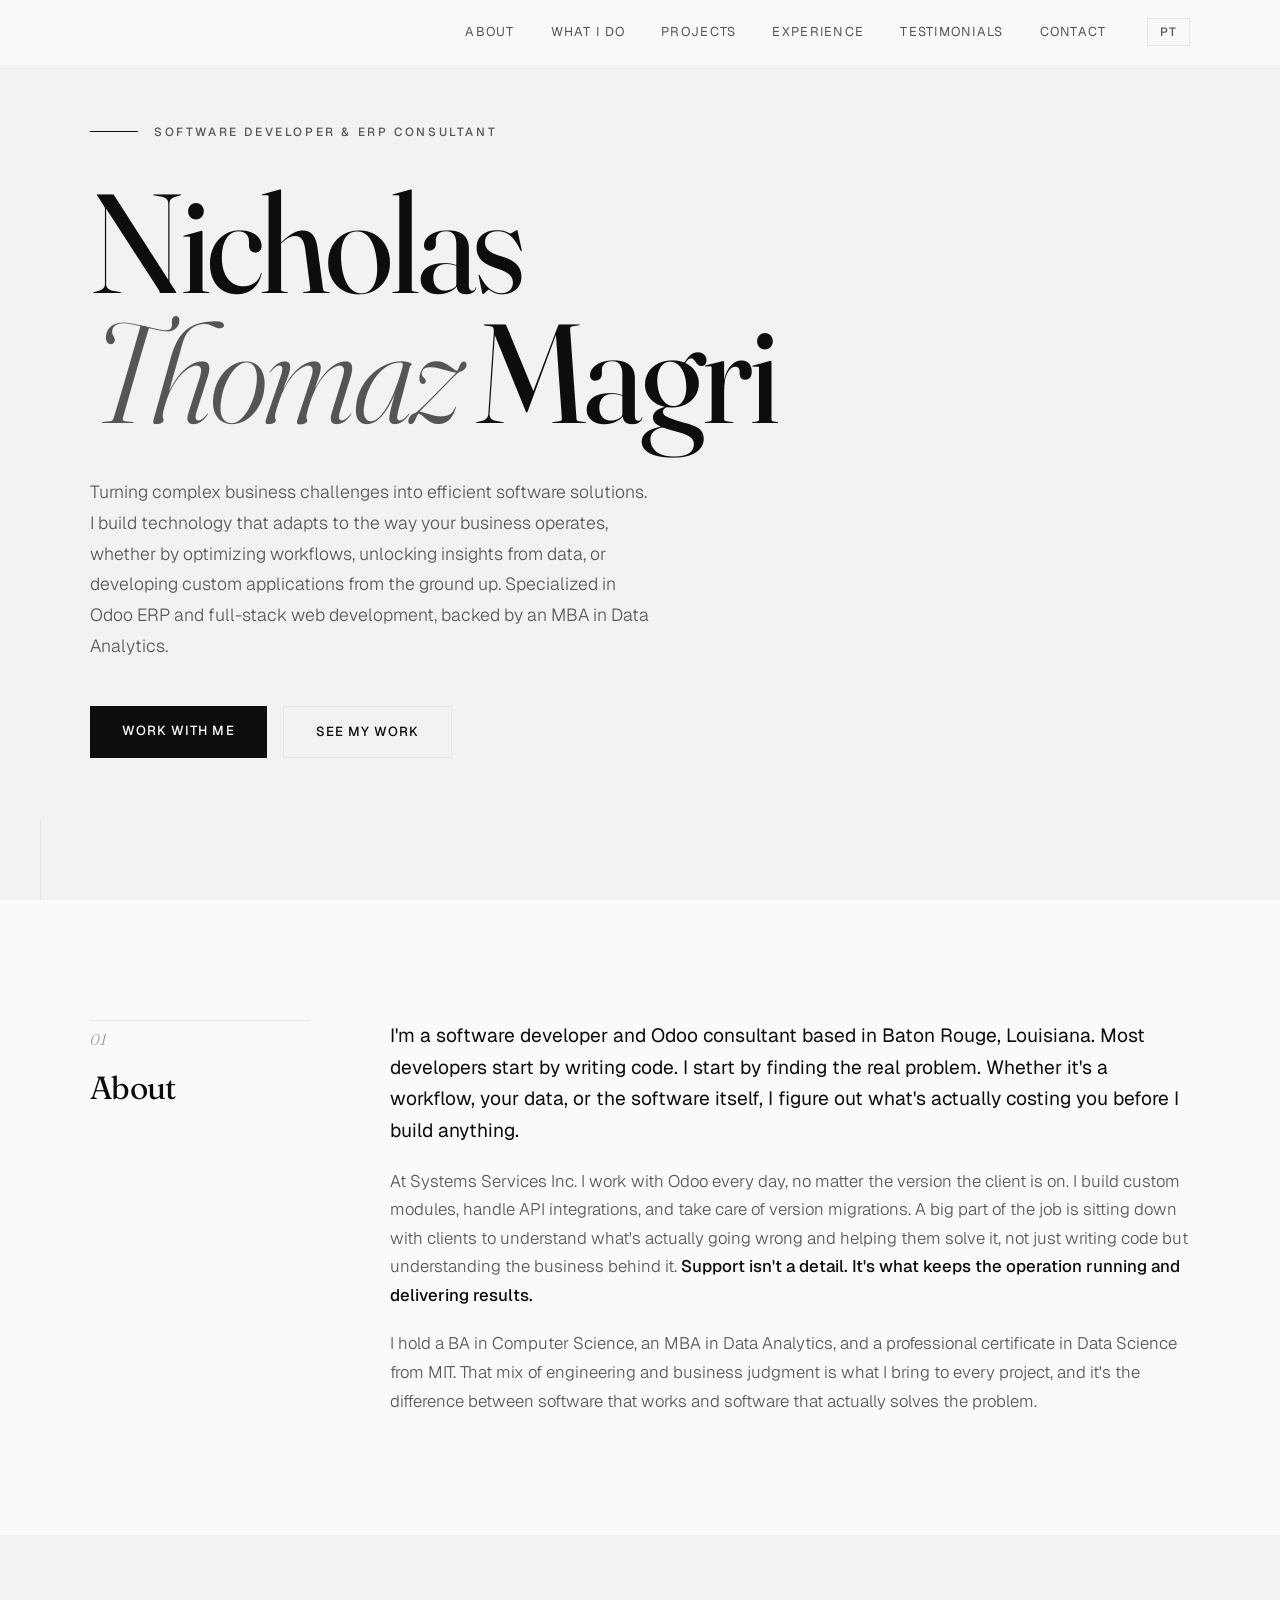
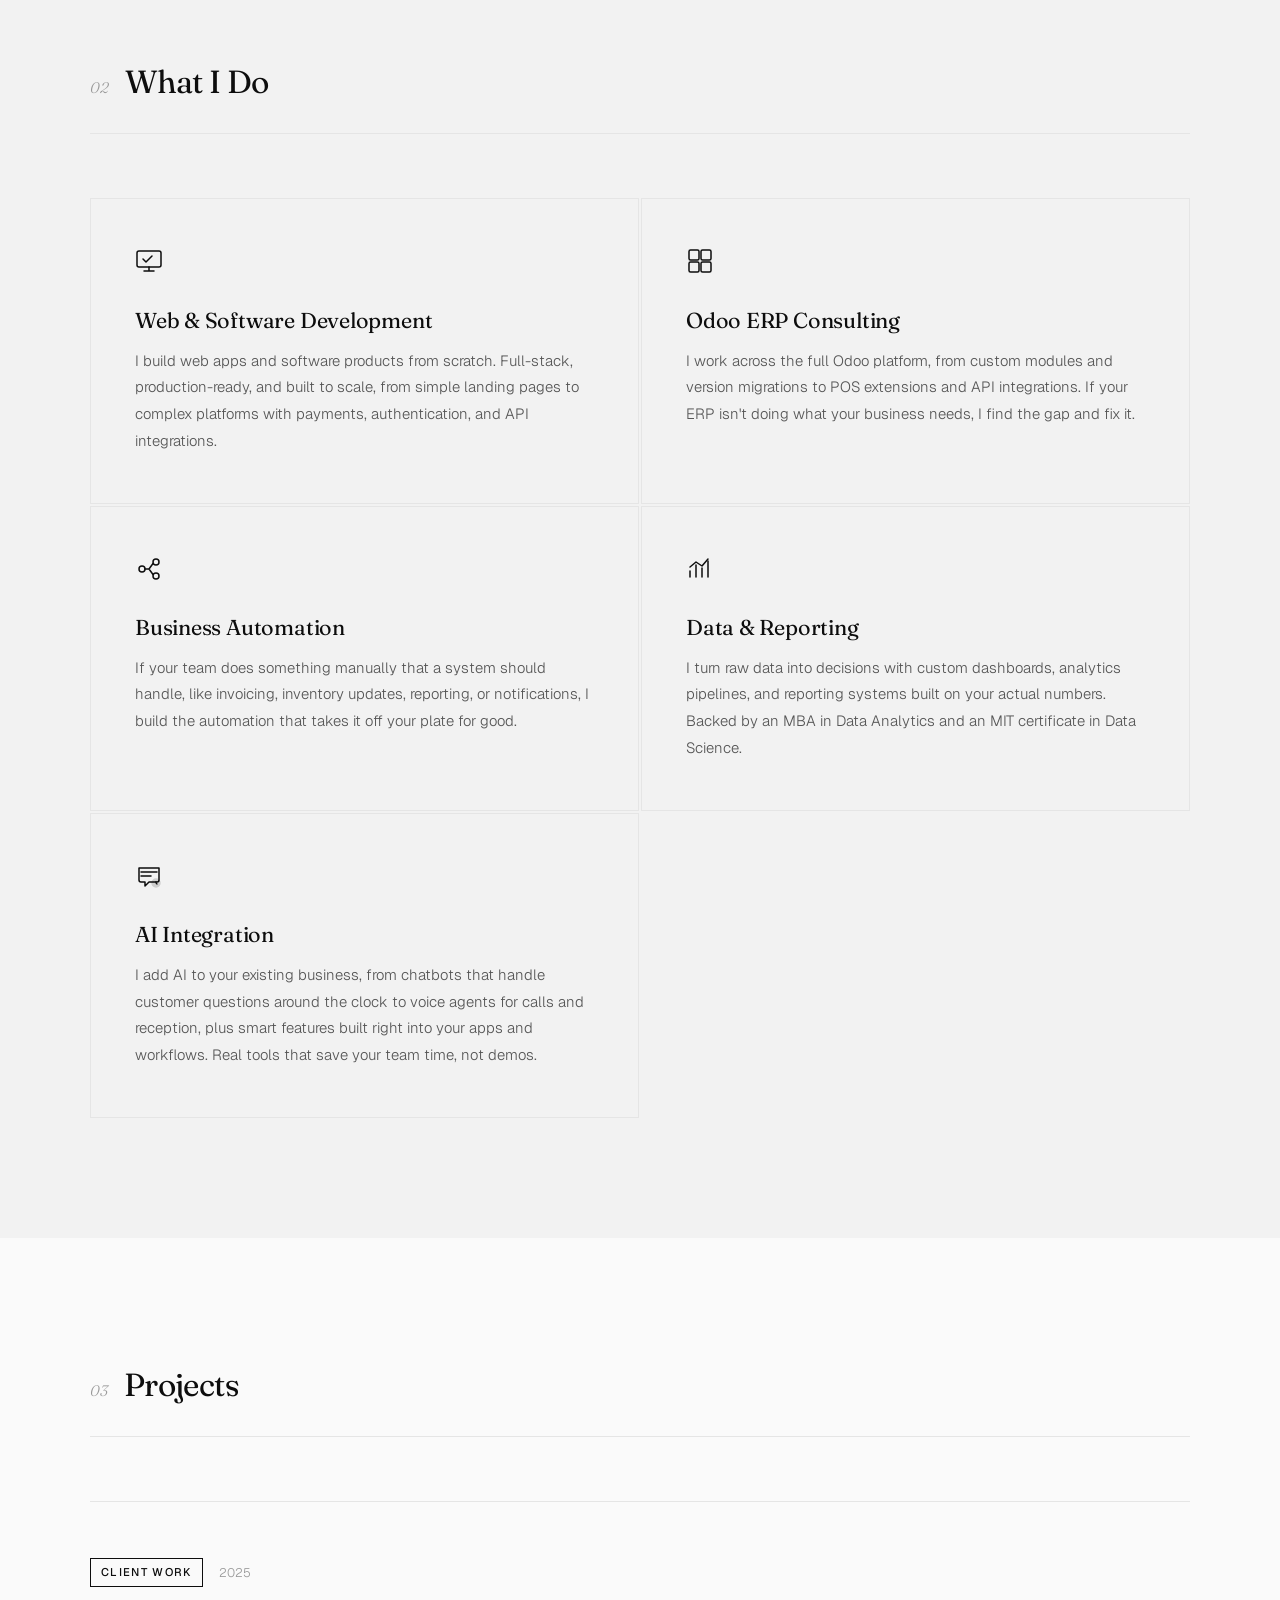
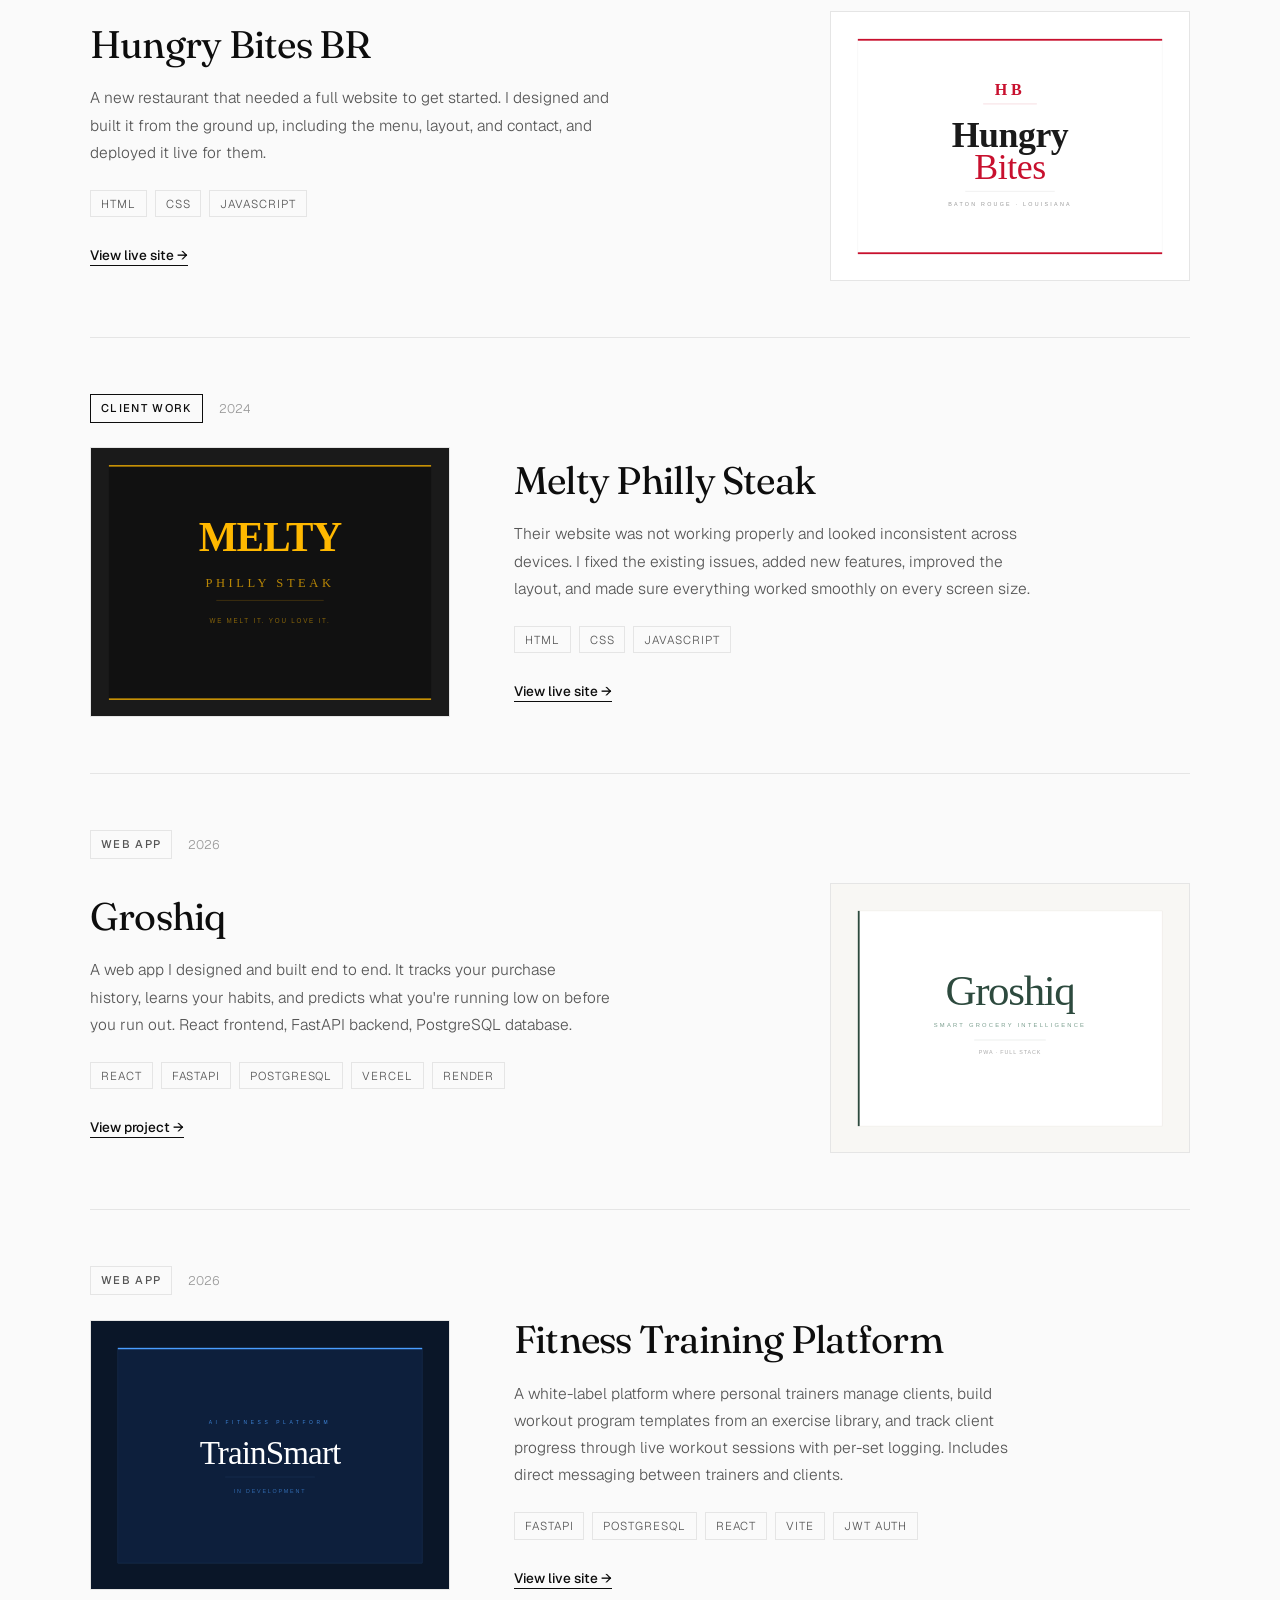
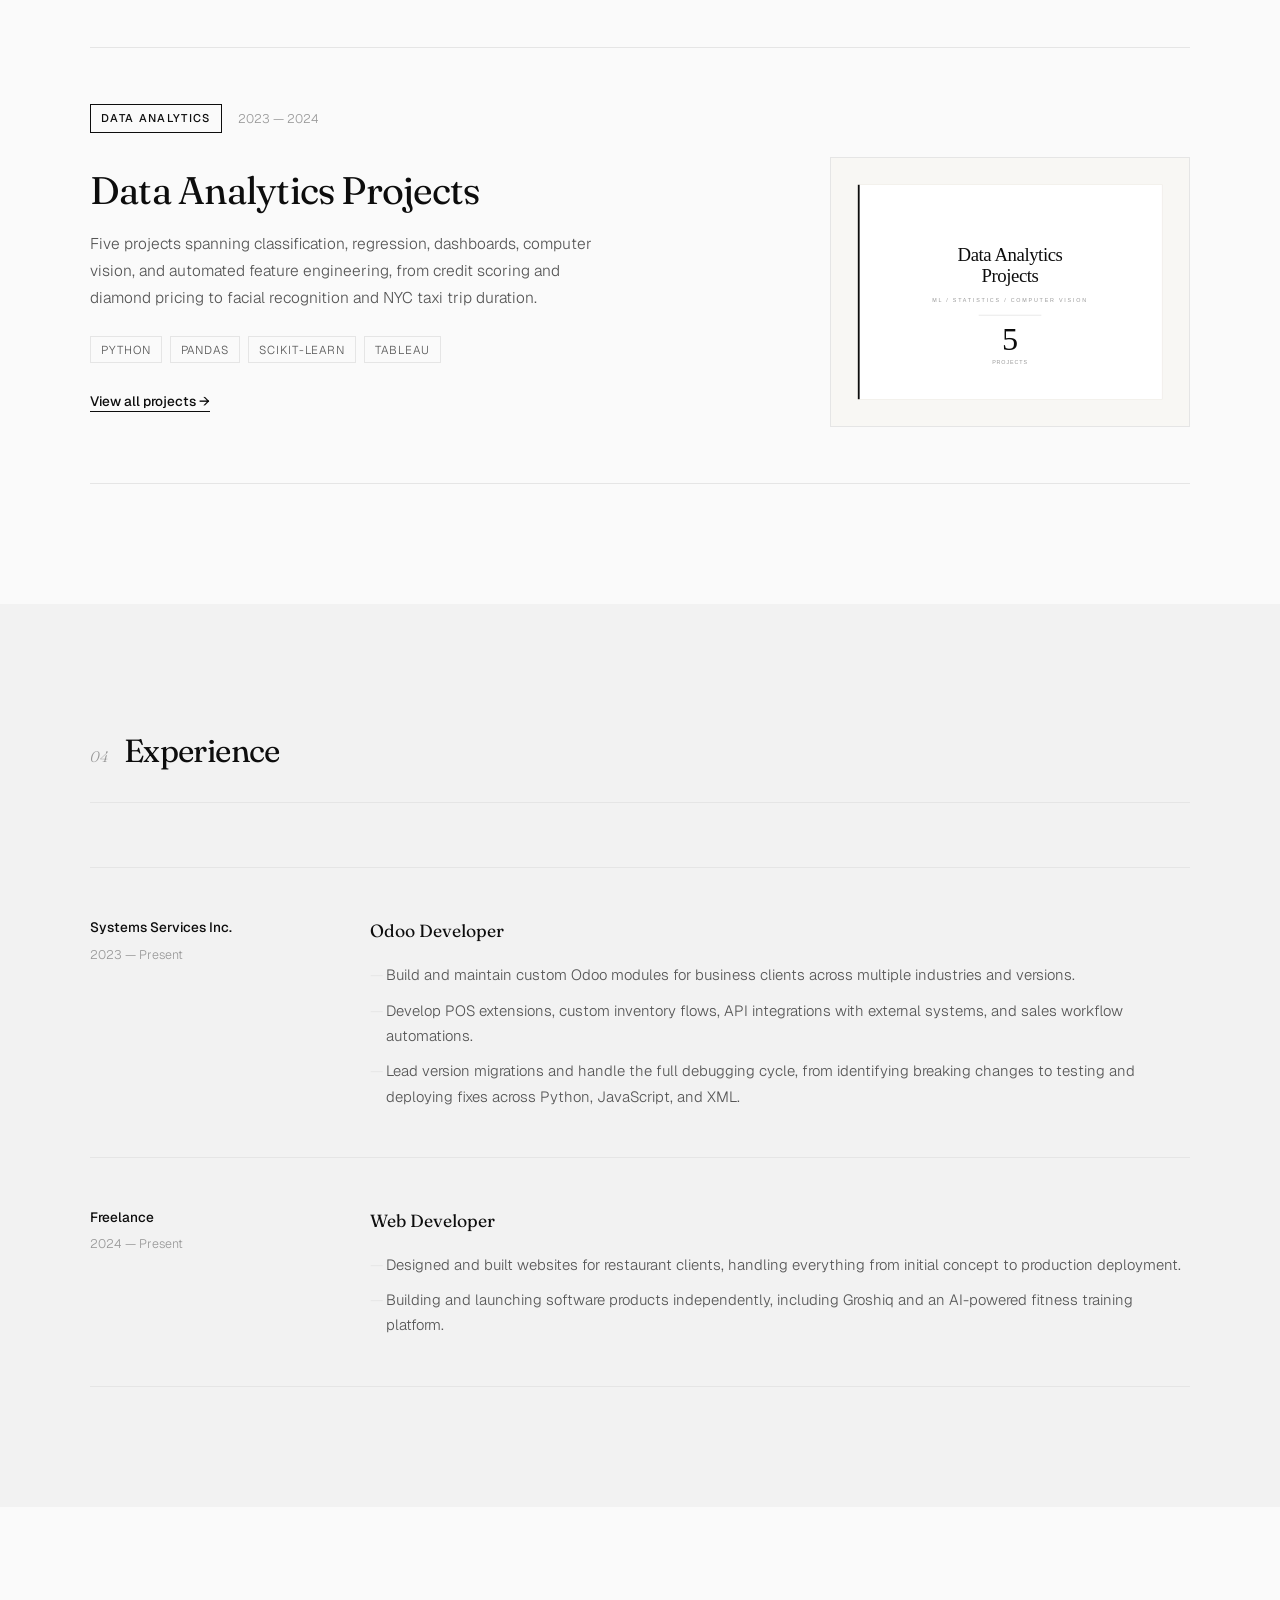
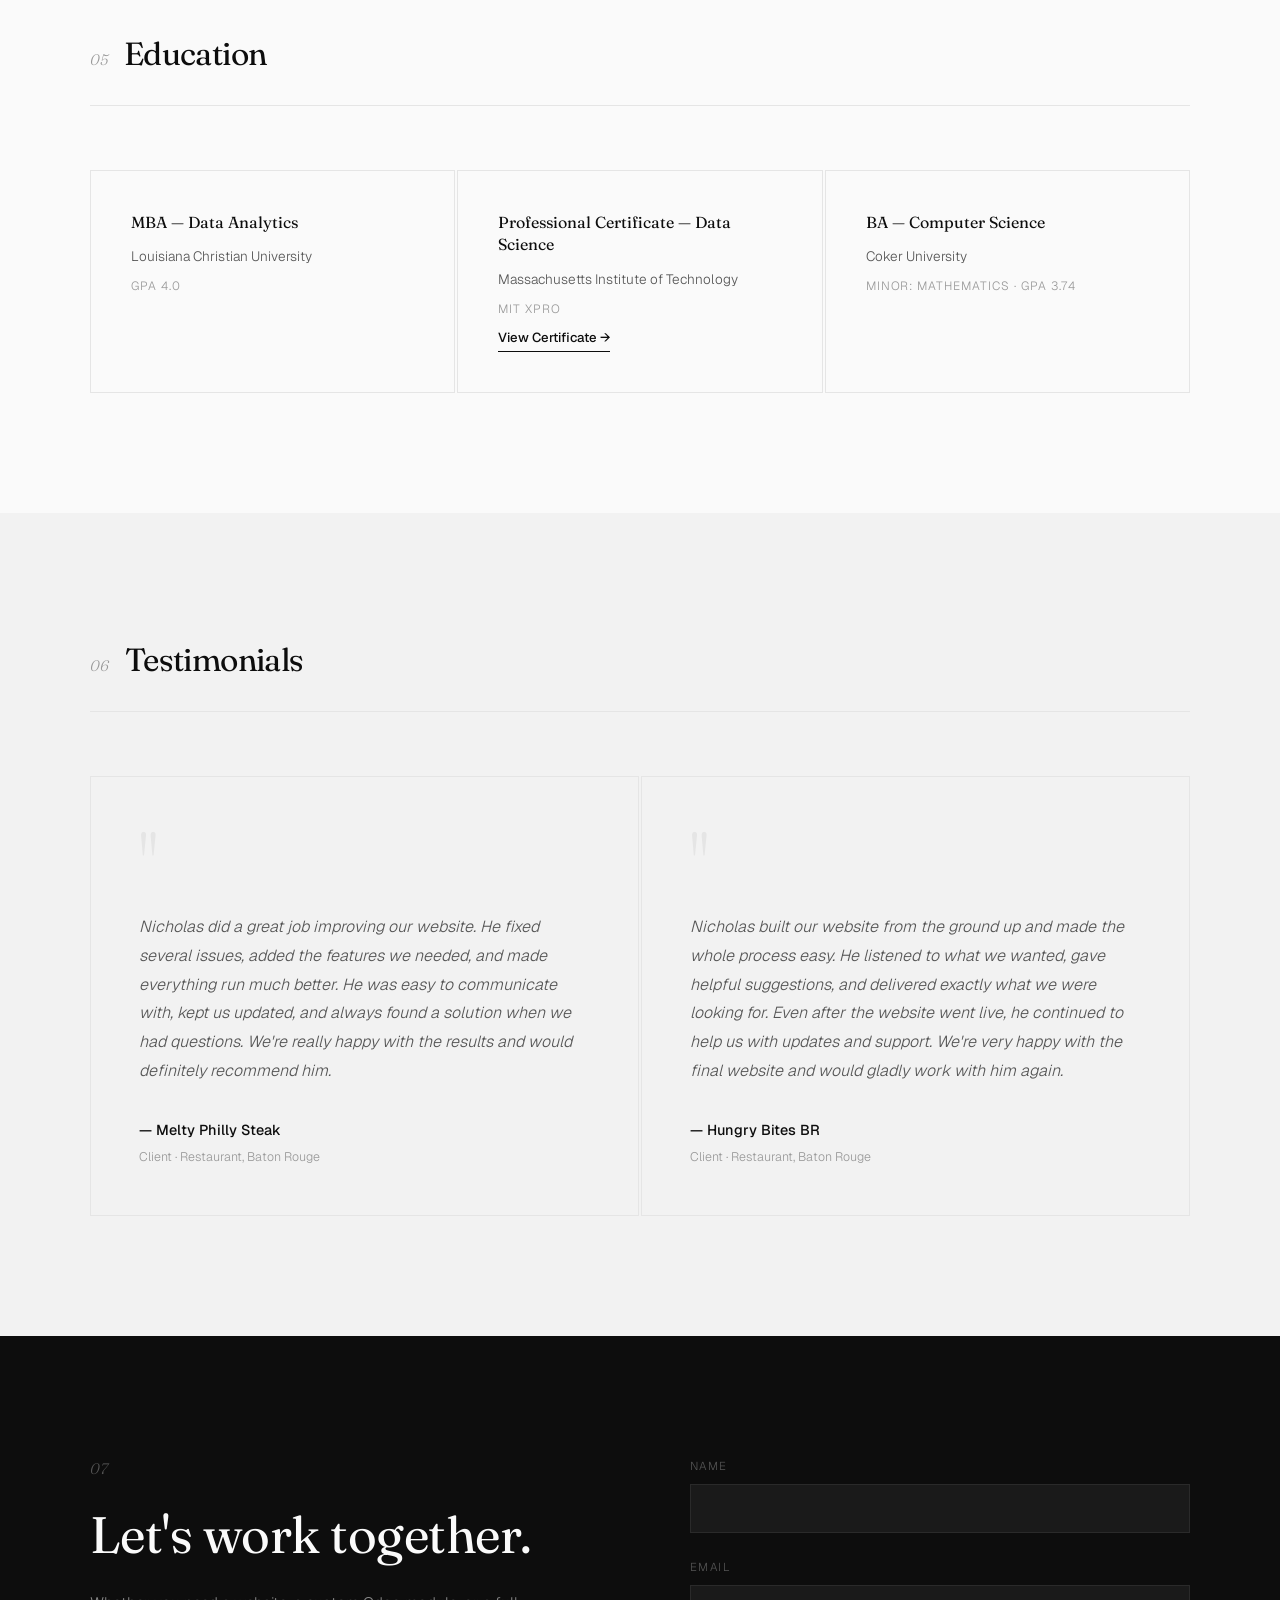
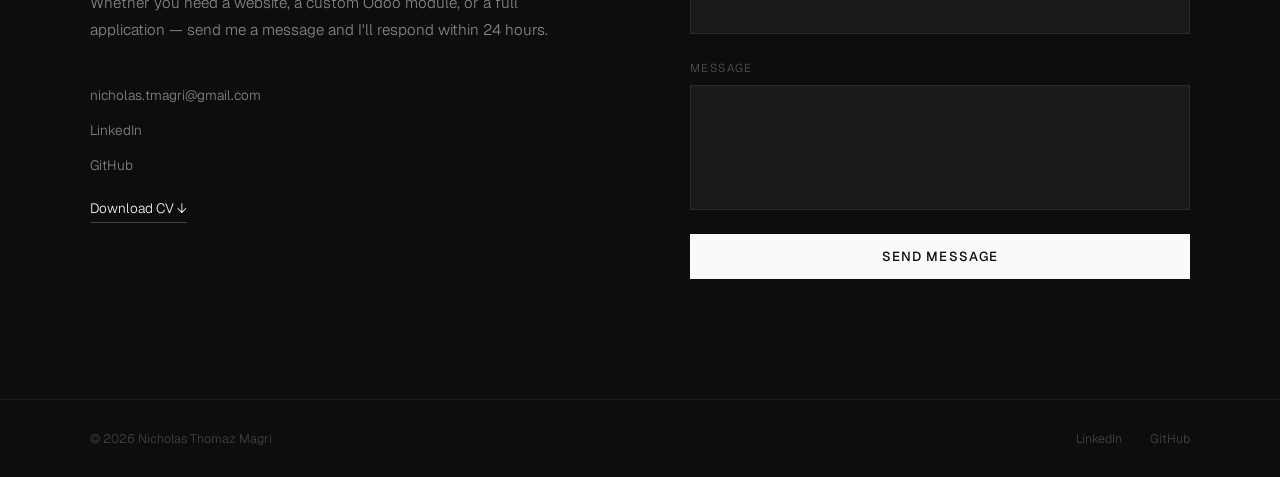
<file: index.html>
<!DOCTYPE html>
<html lang="en">
<head>
  <meta charset="UTF-8" />
  <meta name="viewport" content="width=device-width, initial-scale=1.0" />

  <!-- PRIMARY META -->
  <title>Nicholas Thomaz Magri — Software Developer & ERP Consultant</title>
  <meta name="description" content="Software developer and Odoo ERP consultant in Baton Rouge, LA. I diagnose whether your problem is workflow, data, or code — then build the fix. Full-stack web development backed by an MBA in Data Analytics." />
  <meta name="author" content="Nicholas Thomaz Magri" />

  <!-- OPEN GRAPH (LinkedIn, WhatsApp, Facebook link previews) -->
  <meta property="og:type" content="website" />
  <meta property="og:title" content="Nicholas Thomaz Magri — Software Developer & ERP Consultant" />
  <meta property="og:description" content="I diagnose whether your problem is workflow, data, or code — then build the fix. Odoo ERP & full-stack development." />

  <!-- FAVICON -->
  <!-- TODO: add favicon.ico and the PNGs below to your folder (use realfavicongenerator.net) -->
  <link rel="icon" href="favicon.ico" sizes="any" />
  <link rel="icon" type="image/png" sizes="32x32" href="favicon-32x32.png" />
  <link rel="apple-touch-icon" href="apple-touch-icon.png" />

  <link rel="preconnect" href="https://fonts.googleapis.com">
  <link rel="preconnect" href="https://fonts.gstatic.com" crossorigin>
  <link href="https://fonts.googleapis.com/css2?family=Fraunces:ital,opsz,wght@0,9..144,300..600;1,9..144,300..500&family=Geist:wght@300;400;500;600&display=swap" rel="stylesheet">
  <link rel="stylesheet" href="styles.css" />
</head>
<body>

  <!-- NAV -->
  <nav id="nav">
    <div class="nav-inner">
      <div class="nav-links">
        <a href="#about" data-en="About" data-pt="Sobre">About</a>
        <a href="#services" data-en="What I Do" data-pt="O que faço">What I Do</a>
        <a href="#projects" data-en="Projects" data-pt="Projetos">Projects</a>
        <a href="#experience" data-en="Experience" data-pt="Experiência">Experience</a>
        <a href="#testimonials" data-en="Testimonials" data-pt="Depoimentos">Testimonials</a>
        <a href="#contact" data-en="Contact" data-pt="Contato">Contact</a>
      </div>
      <button class="lang-toggle" id="langToggle">PT</button>
    </div>
  </nav>

  <!-- HERO -->
  <section id="hero">
    <div class="hero-inner">

      <div class="hero-eyebrow">
        <span class="hero-eyebrow-line"></span>
        <span data-en="Software Developer &amp; ERP Consultant" data-pt="Desenvolvedor de Software &amp; Consultor ERP">Software Developer &amp; ERP Consultant</span>
      </div>

      <h1 class="hero-name">Nicholas<br><em>Thomaz</em> Magri</h1>

      <p class="hero-sub" data-en="Turning complex business challenges into efficient software solutions. I build technology that adapts to the way your business operates, whether by optimizing workflows, unlocking insights from data, or developing custom applications from the ground up. Specialized in Odoo ERP and full-stack web development, backed by an MBA in Data Analytics." data-pt="Transformando desafios complexos de negócio em soluções de software eficientes. Construo tecnologia que se adapta à forma como o seu negócio opera, seja otimizando fluxos de trabalho, extraindo insights dos dados ou desenvolvendo aplicações personalizadas do zero. Especializado em Odoo ERP e desenvolvimento web full-stack, com MBA em Análise de Dados.">
        Turning complex business challenges into efficient software solutions. I build technology that adapts to the way your business operates, whether by optimizing workflows, unlocking insights from data, or developing custom applications from the ground up. Specialized in Odoo ERP and full-stack web development, backed by an MBA in Data Analytics.
      </p>

      <div class="hero-cta">
        <a href="#contact" class="btn-primary" data-en="Work with me" data-pt="Trabalhe comigo">Work with me</a>
        <a href="#projects" class="btn-ghost" data-en="See my work" data-pt="Ver meu trabalho">See my work</a>
      </div>

      <!-- <div class="hero-credentials">
        <span>BA Computer Science</span>
        <span class="dot">·</span>
        <span>MBA Data Analytics</span>
        <span class="dot">·</span>
        <span>MIT Data Science Certificate</span>
      </div> -->

    </div>
    <div class="hero-scroll-line"></div>
  </section>

  <!-- ABOUT -->
  <section id="about">
    <div class="section-inner about-grid">
      <div class="about-label">
        <span class="section-number">01</span>
        <span class="section-title" data-en="About" data-pt="Sobre">About</span>
      </div>
      <div class="about-content">
        <p class="about-lead" data-en="I'm a software developer and Odoo consultant based in Baton Rouge, Louisiana. Most developers start by writing code. I start by finding the real problem. Whether it's a workflow, your data, or the software itself, I figure out what's actually costing you before I build anything." data-pt="Sou desenvolvedor de software e consultor Odoo baseado em Baton Rouge, Louisiana. A maioria dos desenvolvedores começa escrevendo código. Eu começo encontrando o problema real. Seja um fluxo de trabalho, seus dados ou o próprio software, descubro o que realmente está custando caro antes de construir qualquer coisa.">
          I'm a software developer and Odoo consultant based in Baton Rouge, Louisiana. Most developers start by writing code. I start by finding the real problem. Whether it's a workflow, your data, or the software itself, I figure out what's actually costing you before I build anything.
        </p>
        <p data-en="At Systems Services Inc. I work with Odoo every day, no matter the version the client is on. I build custom modules, handle API integrations, and take care of version migrations. A big part of the job is sitting down with clients to understand what's actually going wrong and helping them solve it, not just writing code but understanding the business behind it. **Support isn't a detail. It's what keeps the operation running and delivering results.**" data-pt="Na Systems Services Inc. eu trabalho com Odoo todos os dias, seja qual for a versão que o cliente usa. Construo módulos customizados, cuido de integrações via API e faço migrações de versão. Uma grande parte do trabalho é sentar com os clientes para entender o que realmente está dando errado e ajudá-los a resolver, não apenas escrever código, mas entender o negócio por trás dele. **Suporte não é detalhe. É o que garante que a operação continue gerando resultados.**">
          At Systems Services Inc. I work with Odoo every day, no matter the version the client is on. I build custom modules, handle API integrations, and take care of version migrations. A big part of the job is sitting down with clients to understand what's actually going wrong and helping them solve it, not just writing code but understanding the business behind it. <strong>Support isn't a detail. It's what keeps the operation running and delivering results.</strong>
        </p>
        <p data-en="I hold a BA in Computer Science, an MBA in Data Analytics, and a professional certificate in Data Science from MIT. That mix of engineering and business judgment is what I bring to every project, and it's the difference between software that works and software that actually solves the problem." data-pt="Tenho bacharelado em Ciência da Computação, MBA em Análise de Dados e certificado profissional em Ciência de Dados pelo MIT. Essa combinação de engenharia e julgamento de negócios é o que trago para cada projeto, e é a diferença entre um software que funciona e um software que realmente resolve o problema.">
          I hold a BA in Computer Science, an MBA in Data Analytics, and a professional certificate in Data Science from MIT. That mix of engineering and business judgment is what I bring to every project, and it's the difference between software that works and software that actually solves the problem.
        </p>
      </div>
    </div>
  </section>

  <!-- WHAT I DO -->
  <section id="services">
    <div class="section-inner">
      <div class="section-header">
        <span class="section-number">02</span>
        <span class="section-title" data-en="What I Do" data-pt="O que faço">What I Do</span>
      </div>
      <div class="services-grid">

        <div class="service-card reveal">
          <div class="service-icon">
            <svg width="28" height="28" viewBox="0 0 28 28" fill="none" xmlns="http://www.w3.org/2000/svg" aria-hidden="true">
              <rect x="2" y="4" width="24" height="16" rx="2" stroke="currentColor" stroke-width="1.5"/>
              <path d="M9 24h10M14 20v4" stroke="currentColor" stroke-width="1.5" stroke-linecap="round"/>
              <path d="M8 12l3 3 6-6" stroke="currentColor" stroke-width="1.5" stroke-linecap="round" stroke-linejoin="round"/>
            </svg>
          </div>
          <h3 class="service-title" data-en="Web &amp; Software Development" data-pt="Desenvolvimento Web &amp; Software">Web &amp; Software Development</h3>
          <p class="service-desc" data-en="I build web apps and software products from scratch. Full-stack, production-ready, and built to scale, from simple landing pages to complex platforms with payments, authentication, and API integrations." data-pt="Construo aplicações web e produtos de software do zero. Full-stack, prontos para produção e preparados para escalar, de simples landing pages a plataformas complexas com pagamentos, autenticação e integrações via API.">
            I build web apps and software products from scratch. Full-stack, production-ready, and built to scale, from simple landing pages to complex platforms with payments, authentication, and API integrations.
          </p>
        </div>

        <div class="service-card reveal">
          <div class="service-icon">
            <svg width="28" height="28" viewBox="0 0 28 28" fill="none" xmlns="http://www.w3.org/2000/svg" aria-hidden="true">
              <rect x="3" y="3" width="10" height="10" rx="1.5" stroke="currentColor" stroke-width="1.5"/>
              <rect x="15" y="3" width="10" height="10" rx="1.5" stroke="currentColor" stroke-width="1.5"/>
              <rect x="3" y="15" width="10" height="10" rx="1.5" stroke="currentColor" stroke-width="1.5"/>
              <rect x="15" y="15" width="10" height="10" rx="1.5" stroke="currentColor" stroke-width="1.5"/>
            </svg>
          </div>
          <h3 class="service-title" data-en="Odoo ERP Consulting" data-pt="Consultoria Odoo ERP">Odoo ERP Consulting</h3>
          <p class="service-desc" data-en="I work across the full Odoo platform, from custom modules and version migrations to POS extensions and API integrations. If your ERP isn't doing what your business needs, I find the gap and fix it." data-pt="Trabalho em toda a plataforma Odoo, de módulos customizados e migrações de versão a extensões de POS e integrações via API. Se o seu ERP não está fazendo o que o negócio precisa, eu encontro a falha e corrijo.">
            I work across the full Odoo platform, from custom modules and version migrations to POS extensions and API integrations. If your ERP isn't doing what your business needs, I find the gap and fix it.
          </p>
        </div>

        <div class="service-card reveal">
          <div class="service-icon">
            <svg width="28" height="28" viewBox="0 0 28 28" fill="none" xmlns="http://www.w3.org/2000/svg" aria-hidden="true">
              <circle cx="7" cy="14" r="3" stroke="currentColor" stroke-width="1.5"/>
              <circle cx="21" cy="7" r="3" stroke="currentColor" stroke-width="1.5"/>
              <circle cx="21" cy="21" r="3" stroke="currentColor" stroke-width="1.5"/>
              <path d="M10 14h4l4-5.5M10 14h4l4 5.5" stroke="currentColor" stroke-width="1.5" stroke-linecap="round" stroke-linejoin="round"/>
            </svg>
          </div>
          <h3 class="service-title" data-en="Business Automation" data-pt="Automação de Processos">Business Automation</h3>
          <p class="service-desc" data-en="If your team does something manually that a system should handle, like invoicing, inventory updates, reporting, or notifications, I build the automation that takes it off your plate for good." data-pt="Se sua equipe faz algo manualmente que um sistema deveria fazer, como faturamento, atualização de estoque, relatórios ou notificações, construo a automação que tira isso do seu prato de vez.">
            If your team does something manually that a system should handle, like invoicing, inventory updates, reporting, or notifications, I build the automation that takes it off your plate for good.
          </p>
        </div>

        <div class="service-card reveal">
          <div class="service-icon">
            <svg width="28" height="28" viewBox="0 0 28 28" fill="none" xmlns="http://www.w3.org/2000/svg" aria-hidden="true">
              <path d="M4 22V16M10 22V10M16 22V13M22 22V6" stroke="currentColor" stroke-width="1.5" stroke-linecap="round"/>
              <path d="M4 12l6-5 6 4 6-7" stroke="currentColor" stroke-width="1.5" stroke-linecap="round" stroke-linejoin="round"/>
            </svg>
          </div>
          <h3 class="service-title" data-en="Data &amp; Reporting" data-pt="Dados &amp; Relatórios">Data &amp; Reporting</h3>
          <p class="service-desc" data-en="I turn raw data into decisions with custom dashboards, analytics pipelines, and reporting systems built on your actual numbers. Backed by an MBA in Data Analytics and an MIT certificate in Data Science." data-pt="Transformo dados brutos em decisões com dashboards customizados, pipelines de análise e sistemas de relatórios baseados nos seus números reais. Respaldado por MBA em Análise de Dados e certificado MIT em Ciência de Dados.">
            I turn raw data into decisions with custom dashboards, analytics pipelines, and reporting systems built on your actual numbers. Backed by an MBA in Data Analytics and an MIT certificate in Data Science.
          </p>
        </div>

        <div class="service-card reveal">
          <div class="service-icon">
            <svg width="28" height="28" viewBox="0 0 28 28" fill="none" xmlns="http://www.w3.org/2000/svg" aria-hidden="true">
              <path d="M6 10h16M6 14h10" stroke="currentColor" stroke-width="1.5" stroke-linecap="round"/>
              <path d="M4 6h20v12a2 2 0 01-2 2h-8l-4 4v-4H6a2 2 0 01-2-2V6z" stroke="currentColor" stroke-width="1.5" stroke-linejoin="round"/>
              <circle cx="21" cy="21" r="4" fill="currentColor" opacity="0.15" stroke="currentColor" stroke-width="1.5"/>
              <path d="M21 19.5v1.5l1 1" stroke="currentColor" stroke-width="1.2" stroke-linecap="round"/>
            </svg>
          </div>
          <h3 class="service-title" data-en="AI Integration" data-pt="Integração com IA">AI Integration</h3>
          <p class="service-desc" data-en="I add AI to your existing business, from chatbots that handle customer questions around the clock to voice agents for calls and reception, plus smart features built right into your apps and workflows. Real tools that save your team time, not demos." data-pt="Adiciono IA ao seu negócio, de chatbots que respondem clientes 24 horas a agentes de voz para chamadas e recepção, além de funcionalidades inteligentes integradas aos seus sistemas. Ferramentas reais que economizam o tempo da equipe, não apenas demonstrações.">
            I add AI to your existing business, from chatbots that handle customer questions around the clock to voice agents for calls and reception, plus smart features built right into your apps and workflows. Real tools that save your team time, not demos.
          </p>
        </div>

      </div>
    </div>
  </section>

  <!-- PROJECTS -->
  <section id="projects">
    <div class="section-inner">
      <div class="section-header">
        <span class="section-number">03</span>
        <span class="section-title" data-en="Projects" data-pt="Projetos">Projects</span>
      </div>
      <div class="projects-list">

        <!-- Project 1 -->
        <div class="project-item reveal">
          <div class="project-meta">
            <span class="project-type client" data-en="Client Work" data-pt="Trabalho para Cliente">Client Work</span>
            <span class="project-year">2025</span>
          </div>
          <div class="project-body">
            <div class="project-text">
              <h3 class="project-title">Hungry Bites BR</h3>
              <p class="project-desc" data-en="A new restaurant that needed a full website to get started. I designed and built it from the ground up, including the menu, layout, and contact, and deployed it live for them." data-pt="Um novo restaurante que precisava de um site completo para começar. Projetei e construí tudo do zero, incluindo o cardápio, o layout e o contato, e coloquei no ar para eles.">
                A new restaurant that needed a full website to get started. I designed and built it from the ground up, including the menu, layout, and contact, and deployed it live for them.
              </p>
              <div class="project-stack">
                <span>HTML</span><span>CSS</span><span>JavaScript</span>
              </div>
              <a href="https://hungrybitesbr.com" target="_blank" rel="noopener" class="project-link" data-en="View live site →" data-pt="Ver site →">View live site →</a>
            </div>
            <div class="project-img-wrap"><img src="images/hungrybites.svg" alt="Hungry Bites BR website" class="project-img"/></div>
          </div>
        </div>

        <!-- Project 2 -->
        <div class="project-item reveal">
          <div class="project-meta">
            <span class="project-type client" data-en="Client Work" data-pt="Trabalho para Cliente">Client Work</span>
            <span class="project-year">2024</span>
          </div>
          <div class="project-body">
            <div class="project-text">
              <h3 class="project-title">Melty Philly Steak</h3>
              <p class="project-desc" data-en="Their website was not working properly and looked inconsistent across devices. I fixed the existing issues, added new features, improved the layout, and made sure everything worked smoothly on every screen size." data-pt="O site deles não estava funcionando corretamente e ficava inconsistente entre dispositivos. Corrigi os problemas existentes, adicionei novos recursos, melhorei o layout e garanti que tudo funcionasse bem em qualquer tela.">
                Their website was not working properly and looked inconsistent across devices. I fixed the existing issues, added new features, improved the layout, and made sure everything worked smoothly on every screen size.
              </p>
              <div class="project-stack">
                <span>HTML</span><span>CSS</span><span>JavaScript</span>
              </div>
              <a href="https://meltyphillysteak.com" target="_blank" rel="noopener" class="project-link" data-en="View live site →" data-pt="Ver site →">View live site →</a>
            </div>
            <div class="project-img-wrap"><img src="images/melty.svg" alt="Melty Philly Steak website" class="project-img"/></div>
          </div>
        </div>

        <!-- Project 3 -->
        <div class="project-item reveal">
          <div class="project-meta">
            <span class="project-type personal" data-en="Web App" data-pt="Aplicação Web">Web App</span>
            <span class="project-year">2026</span>
          </div>
          <div class="project-body">
            <div class="project-text">
              <h3 class="project-title">Groshiq</h3>
              <p class="project-desc" data-en="A web app I designed and built end to end. It tracks your purchase history, learns your habits, and predicts what you're running low on before you run out. React frontend, FastAPI backend, PostgreSQL database." data-pt="Uma aplicação web que projetei e construí de ponta a ponta. Ela acompanha seu histórico de compras, aprende seus hábitos e prevê o que está acabando antes de você ficar sem. Frontend em React, backend em FastAPI e banco de dados PostgreSQL.">
                A web app I designed and built end to end. It tracks your purchase history, learns your habits, and predicts what you're running low on before you run out. React frontend, FastAPI backend, PostgreSQL database.
              </p>
              <div class="project-stack">
                <span>React</span><span>FastAPI</span><span>PostgreSQL</span><span>Vercel</span><span>Render</span>
              </div>
              <a href="https://groshiq-app.vercel.app" target="_blank" rel="noopener" class="project-link" data-en="View project →" data-pt="Ver projeto →">View project →</a>
            </div>
            <div class="project-img-wrap"><img src="images/groshiq.svg" alt="Groshiq app" class="project-img"/></div>
          </div>
        </div>

        <!-- Project 4 -->
        <div class="project-item reveal">
          <div class="project-meta">
            <span class="project-type personal" data-en="Web App" data-pt="Aplicação Web">Web App</span>
            <span class="project-year">2026</span>
          </div>
          <div class="project-body">
            <div class="project-text">
              <h3 class="project-title">Fitness Training Platform</h3>
              <p class="project-desc" data-en="A white-label platform where personal trainers manage clients, build workout program templates from an exercise library, and track client progress through live workout sessions with per-set logging. Includes direct messaging between trainers and clients." data-pt="Uma plataforma white-label onde personal trainers gerenciam clientes, criam modelos de programas de treino a partir de uma biblioteca de exercícios e acompanham o progresso dos clientes através de sessões de treino ao vivo com registro por série. Inclui mensagens diretas entre trainers e clientes.">
                A white-label platform where personal trainers manage clients, build workout program templates from an exercise library, and track client progress through live workout sessions with per-set logging. Includes direct messaging between trainers and clients.
              </p>
              <div class="project-stack">
                <span>FastAPI</span><span>PostgreSQL</span><span>React</span><span>Vite</span><span>JWT Auth</span>
              </div>
              <a href="https://fitness-platform-beta.vercel.app" target="_blank" rel="noopener" class="project-link" data-en="View live site →" data-pt="Ver site →">View live site →</a>
            </div>
            <div class="project-img-wrap"><img src="images/fitness.svg" alt="Fitness Training Platform" class="project-img"/></div>
          </div>
        </div>

        <!-- Project 5 -->
        <div class="project-item reveal">
          <div class="project-meta">
            <span class="project-type client" data-en="Data Analytics" data-pt="Análise de Dados">Data Analytics</span>
            <span class="project-year">2023 — 2024</span>
          </div>
          <div class="project-body">
            <div class="project-text">
              <h3 class="project-title" data-en="Data Analytics Projects" data-pt="Projetos de Análise de Dados">Data Analytics Projects</h3>
              <p class="project-desc" data-en="Five projects spanning classification, regression, dashboards, computer vision, and automated feature engineering, from credit scoring and diamond pricing to facial recognition and NYC taxi trip duration." data-pt="Cinco projetos que passam por classificação, regressão, dashboards, visão computacional e engenharia automática de atributos, do score de crédito e precificação de diamantes ao reconhecimento facial e previsão de duração de corridas de táxi em Nova York.">
                Five projects spanning classification, regression, dashboards, computer vision, and automated feature engineering, from credit scoring and diamond pricing to facial recognition and NYC taxi trip duration.
              </p>
              <div class="project-stack">
                <span>Python</span><span>pandas</span><span>scikit-learn</span><span>Tableau</span>
              </div>
              <a href="data-analytics.html" class="project-link" data-en="View all projects →" data-pt="Ver todos os projetos →">View all projects →</a>
            </div>
            <div class="project-img-wrap"><img src="images/data-analytics.svg" alt="Data Analytics Projects" class="project-img"/></div>
          </div>
        </div>

      </div>
    </div>
  </section>
  <section id="experience">
    <div class="section-inner">
      <div class="section-header">
        <span class="section-number">04</span>
        <span class="section-title" data-en="Experience" data-pt="Experiência">Experience</span>
      </div>
      <div class="experience-list">
        <div class="exp-item reveal">
          <div class="exp-left">
            <div class="exp-company">Systems Services Inc.</div>
            <div class="exp-period">2023 — Present</div>
          </div>
          <div class="exp-right">
            <div class="exp-role" data-en="Odoo Developer" data-pt="Desenvolvedor Odoo">Odoo Developer</div>
            <ul class="exp-bullets">
              <li data-en="Build and maintain custom Odoo modules for business clients across multiple industries and versions." data-pt="Construo e mantenho módulos Odoo customizados para clientes empresariais em diversos setores e versões.">Build and maintain custom Odoo modules for business clients across multiple industries and versions.</li>
              <li data-en="Develop POS extensions, custom inventory flows, API integrations with external systems, and sales workflow automations." data-pt="Desenvolvo extensões de POS, fluxos de inventário customizados, integrações via API com sistemas externos e automações de vendas.">Develop POS extensions, custom inventory flows, API integrations with external systems, and sales workflow automations.</li>
              <li data-en="Lead version migrations and handle the full debugging cycle, from identifying breaking changes to testing and deploying fixes across Python, JavaScript, and XML." data-pt="Lidero migrações de versão e cuido de todo o ciclo de debugging, desde identificar mudanças que quebram o sistema até testar e implantar correções em Python, JavaScript e XML.">Lead version migrations and handle the full debugging cycle, from identifying breaking changes to testing and deploying fixes across Python, JavaScript, and XML.</li>
            </ul>
          </div>
        </div>
        <div class="exp-item reveal">
          <div class="exp-left">
            <div class="exp-company" data-en="Freelance" data-pt="Freelancer">Freelance</div>
            <div class="exp-period">2024 — Present</div>
          </div>
          <div class="exp-right">
            <div class="exp-role" data-en="Web Developer" data-pt="Desenvolvedor Web">Web Developer</div>
            <ul class="exp-bullets">
              <li data-en="Designed and built websites for restaurant clients, handling everything from initial concept to production deployment." data-pt="Projetei e construí sites para clientes do ramo de restaurantes, cuidando de tudo, do conceito inicial à publicação em produção.">Designed and built websites for restaurant clients, handling everything from initial concept to production deployment.</li>
              <li data-en="Building and launching software products independently, including Groshiq and an AI-powered fitness training platform." data-pt="Construindo e lançando produtos de software de forma independente, incluindo o Groshiq e uma plataforma de treino com IA.">Building and launching software products independently, including Groshiq and an AI-powered fitness training platform.</li>
            </ul>
          </div>
        </div>
      </div>
    </div>
  </section>

  <!-- EDUCATION -->
  <section id="education">
    <div class="section-inner">
      <div class="section-header">
        <span class="section-number">05</span>
        <span class="section-title" data-en="Education" data-pt="Educação">Education</span>
      </div>
      <div class="education-grid">
        <div class="edu-item reveal">
          <div class="edu-degree" data-en="MBA — Data Analytics" data-pt="MBA — Análise de Dados">MBA — Data Analytics</div>
          <div class="edu-school">Louisiana Christian University</div>
          <div class="edu-detail">GPA 4.0</div>
        </div>
        <div class="edu-item reveal">
          <div class="edu-degree" data-en="Professional Certificate — Data Science" data-pt="Certificado Profissional — Ciência de Dados">Professional Certificate — Data Science</div>
          <div class="edu-school">Massachusetts Institute of Technology</div>
          <div class="edu-detail">MIT xPRO</div>
          <a href="certificates/MIT-Data-Science-Certificate.pdf" target="_blank" rel="noopener" class="edu-cert-link" data-en="View Certificate →" data-pt="Ver Certificado →">View Certificate →</a>
        </div>
        <div class="edu-item reveal">
          <div class="edu-degree" data-en="BA — Computer Science" data-pt="Bacharelado — Ciência da Computação">BA — Computer Science</div>
          <div class="edu-school">Coker University</div>
          <div class="edu-detail" data-en="Minor: Mathematics · GPA 3.74" data-pt="Menor: Matemática · GPA 3.74">Minor: Mathematics · GPA 3.74</div>
        </div>
      </div>
    </div>
  </section>

  <!-- TESTIMONIALS -->
  <section id="testimonials">
    <div class="section-inner">
      <div class="section-header">
        <span class="section-number">06</span>
        <span class="section-title" data-en="Testimonials" data-pt="Depoimentos">Testimonials</span>
      </div>
      <div class="testimonials-grid">
        <div class="testimonial-card reveal">
          <div class="testimonial-quote">"</div>
          <p class="testimonial-text" data-en="Nicholas did a great job improving our website. He fixed several issues, added the features we needed, and made everything run much better. He was easy to communicate with, kept us updated, and always found a solution when we had questions. We're really happy with the results and would definitely recommend him." data-pt="Nicholas fez um ótimo trabalho melhorando nosso site. Ele corrigiu vários problemas, adicionou os recursos que precisávamos e fez tudo funcionar muito melhor. Foi fácil de se comunicar, nos manteve atualizados e sempre encontrou uma solução. Estamos muito satisfeitos com os resultados e definitivamente o recomendamos.">
            Nicholas did a great job improving our website. He fixed several issues, added the features we needed, and made everything run much better. He was easy to communicate with, kept us updated, and always found a solution when we had questions. We're really happy with the results and would definitely recommend him.
          </p>
          <div class="testimonial-author">
            <div class="testimonial-name">— Melty Philly Steak</div>
            <div class="testimonial-role" data-en="Client · Restaurant, Baton Rouge" data-pt="Cliente · Restaurante, Baton Rouge">Client · Restaurant, Baton Rouge</div>
          </div>
        </div>
        <div class="testimonial-card reveal">
          <div class="testimonial-quote">"</div>
          <p class="testimonial-text" data-en="Nicholas built our website from the ground up and made the whole process easy. He listened to what we wanted, gave helpful suggestions, and delivered exactly what we were looking for. Even after the website went live, he continued to help us with updates and support. We're very happy with the final website and would gladly work with him again." data-pt="Nicholas construiu nosso site do zero e tornou todo o processo fácil. Ele ouviu o que queríamos, deu sugestões úteis e entregou exatamente o que procurávamos. Mesmo após o lançamento, continuou nos ajudando com atualizações e suporte. Estamos muito felizes com o site e trabalharíamos com ele novamente.">
            Nicholas built our website from the ground up and made the whole process easy. He listened to what we wanted, gave helpful suggestions, and delivered exactly what we were looking for. Even after the website went live, he continued to help us with updates and support. We're very happy with the final website and would gladly work with him again.
          </p>
          <div class="testimonial-author">
            <div class="testimonial-name">— Hungry Bites BR</div>
            <div class="testimonial-role" data-en="Client · Restaurant, Baton Rouge" data-pt="Cliente · Restaurante, Baton Rouge">Client · Restaurant, Baton Rouge</div>
          </div>
        </div>
      </div>
    </div>
  </section>

  <!-- CONTACT -->
  <section id="contact">
    <div class="section-inner contact-grid">
      <div class="contact-left">
        <span class="section-number">07</span>
        <h2 class="contact-heading" data-en="Let's work together." data-pt="Vamos trabalhar juntos.">Let's work together.</h2>
        <p class="contact-sub" data-en="Whether you need a website, a custom Odoo module, or a full application — send me a message and I'll respond within 24 hours." data-pt="Seja um site, um módulo Odoo customizado ou uma aplicação completa — me envie uma mensagem e responderei em até 24 horas.">
          Whether you need a website, a custom Odoo module, or a full application — send me a message and I'll respond within 24 hours.
        </p>
        <div class="contact-details">
          <a href="mailto:nicholas.tmagri@gmail.com" class="contact-detail-item">nicholas.tmagri@gmail.com</a>
          <a href="https://www.linkedin.com/in/nicholas-magri-24b86b232/" target="_blank" rel="noopener" class="contact-detail-item">LinkedIn</a>
          <a href="https://github.com/Ntmagri" target="_blank" rel="noopener" class="contact-detail-item">GitHub</a>
          <a href="nicholas-thomaz-magri-cv.pdf" download="Nicholas-Thomaz-Magri-CV.pdf" type="application/octet-stream" class="contact-detail-item contact-cv" data-en="Download CV ↓" data-pt="Baixar CV ↓">Download CV ↓</a>
        </div>
      </div>
      <div class="contact-right">
        <div class="contact-form">
          <div class="form-group">
            <label data-en="Name" data-pt="Nome">Name</label>
            <input type="text" id="name" placeholder="" />
          </div>
          <div class="form-group">
            <label data-en="Email" data-pt="E-mail">Email</label>
            <input type="email" id="email" placeholder="" />
          </div>
          <div class="form-group">
            <label data-en="Message" data-pt="Mensagem">Message</label>
            <textarea id="message" rows="5"></textarea>
          </div>
          <button class="btn-primary full-width" id="sendBtn" data-en="Send message" data-pt="Enviar mensagem">Send message</button>
        </div>
      </div>
    </div>
  </section>

  <!-- FOOTER -->
  <footer>
    <div class="footer-inner">
      <div class="footer-left">© 2026 Nicholas Thomaz Magri</div>
      <div class="footer-right">
        <a href="https://www.linkedin.com/in/nicholas-magri-24b86b232/" target="_blank" rel="noopener">LinkedIn</a>
        <a href="https://github.com/Ntmagri" target="_blank" rel="noopener">GitHub</a>
      </div>
    </div>
  </footer>

  <script src="script.js"></script>
</body>
</html>
</file>
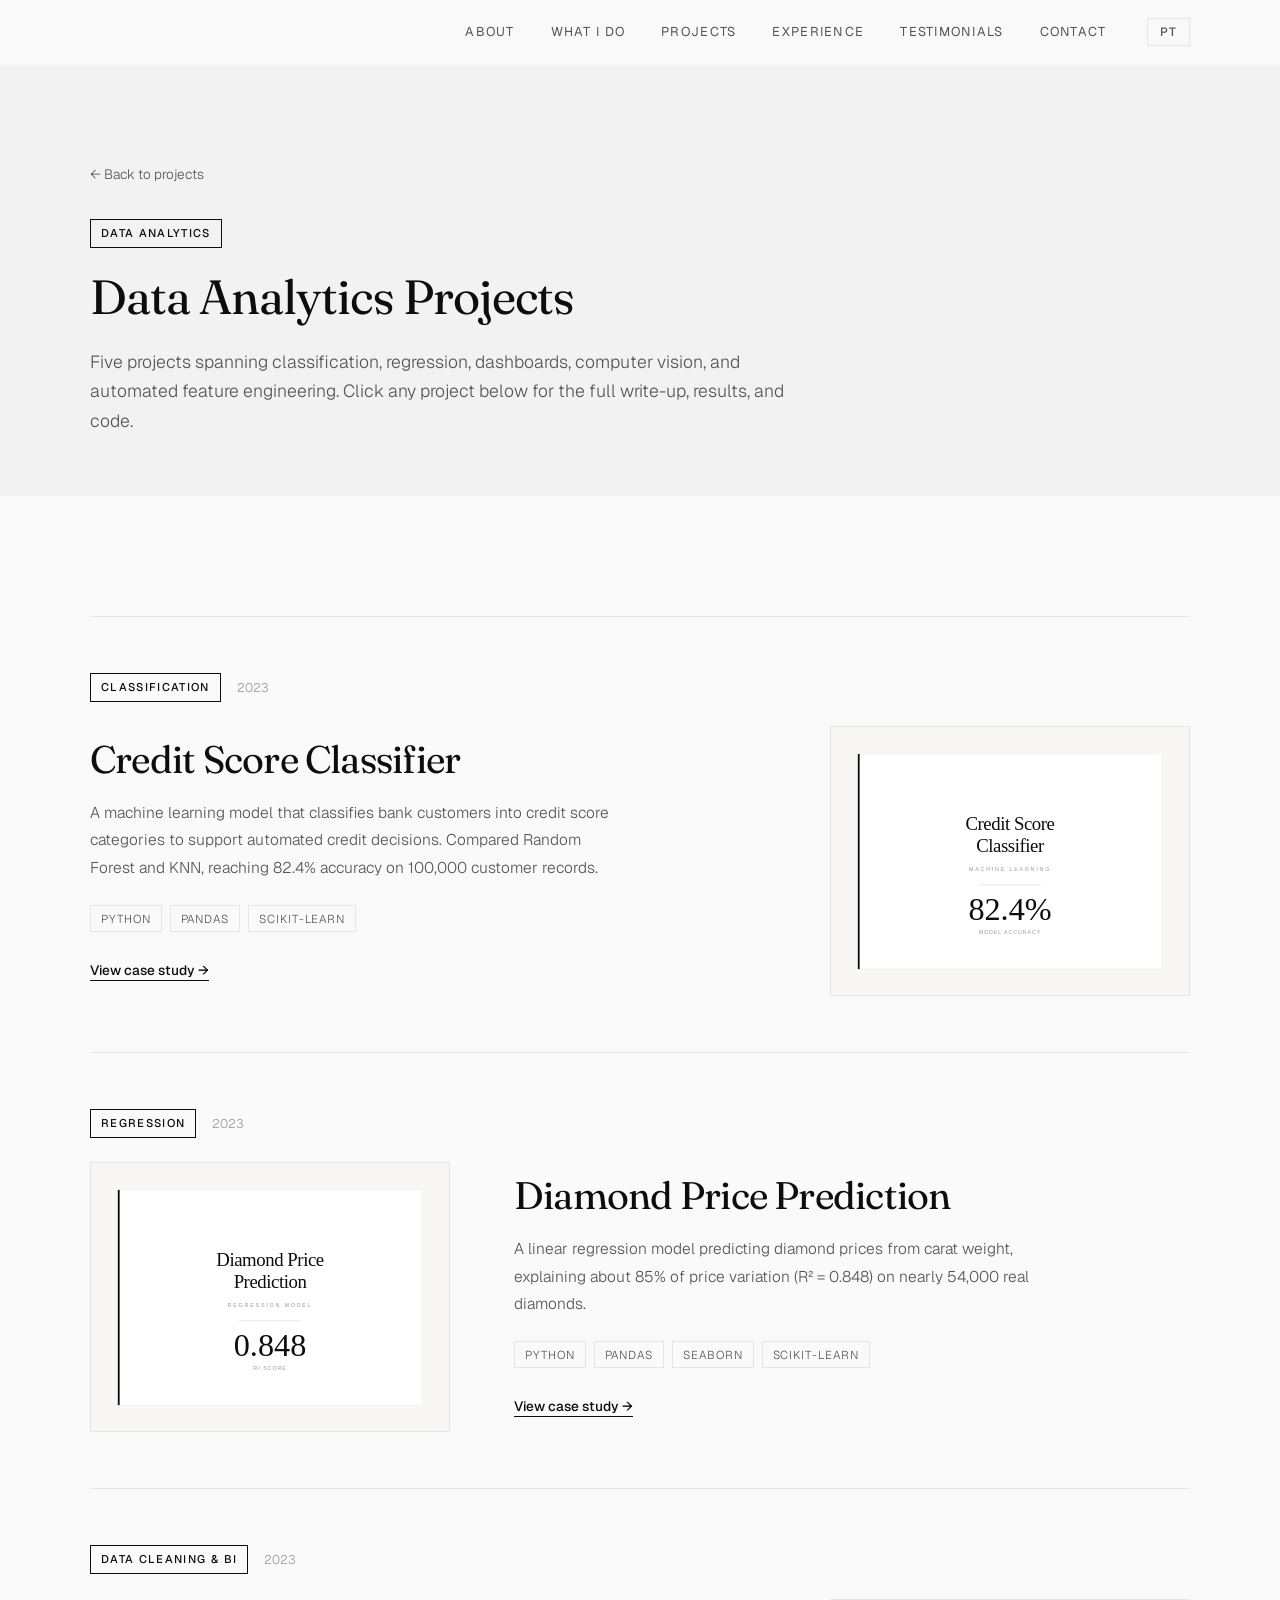
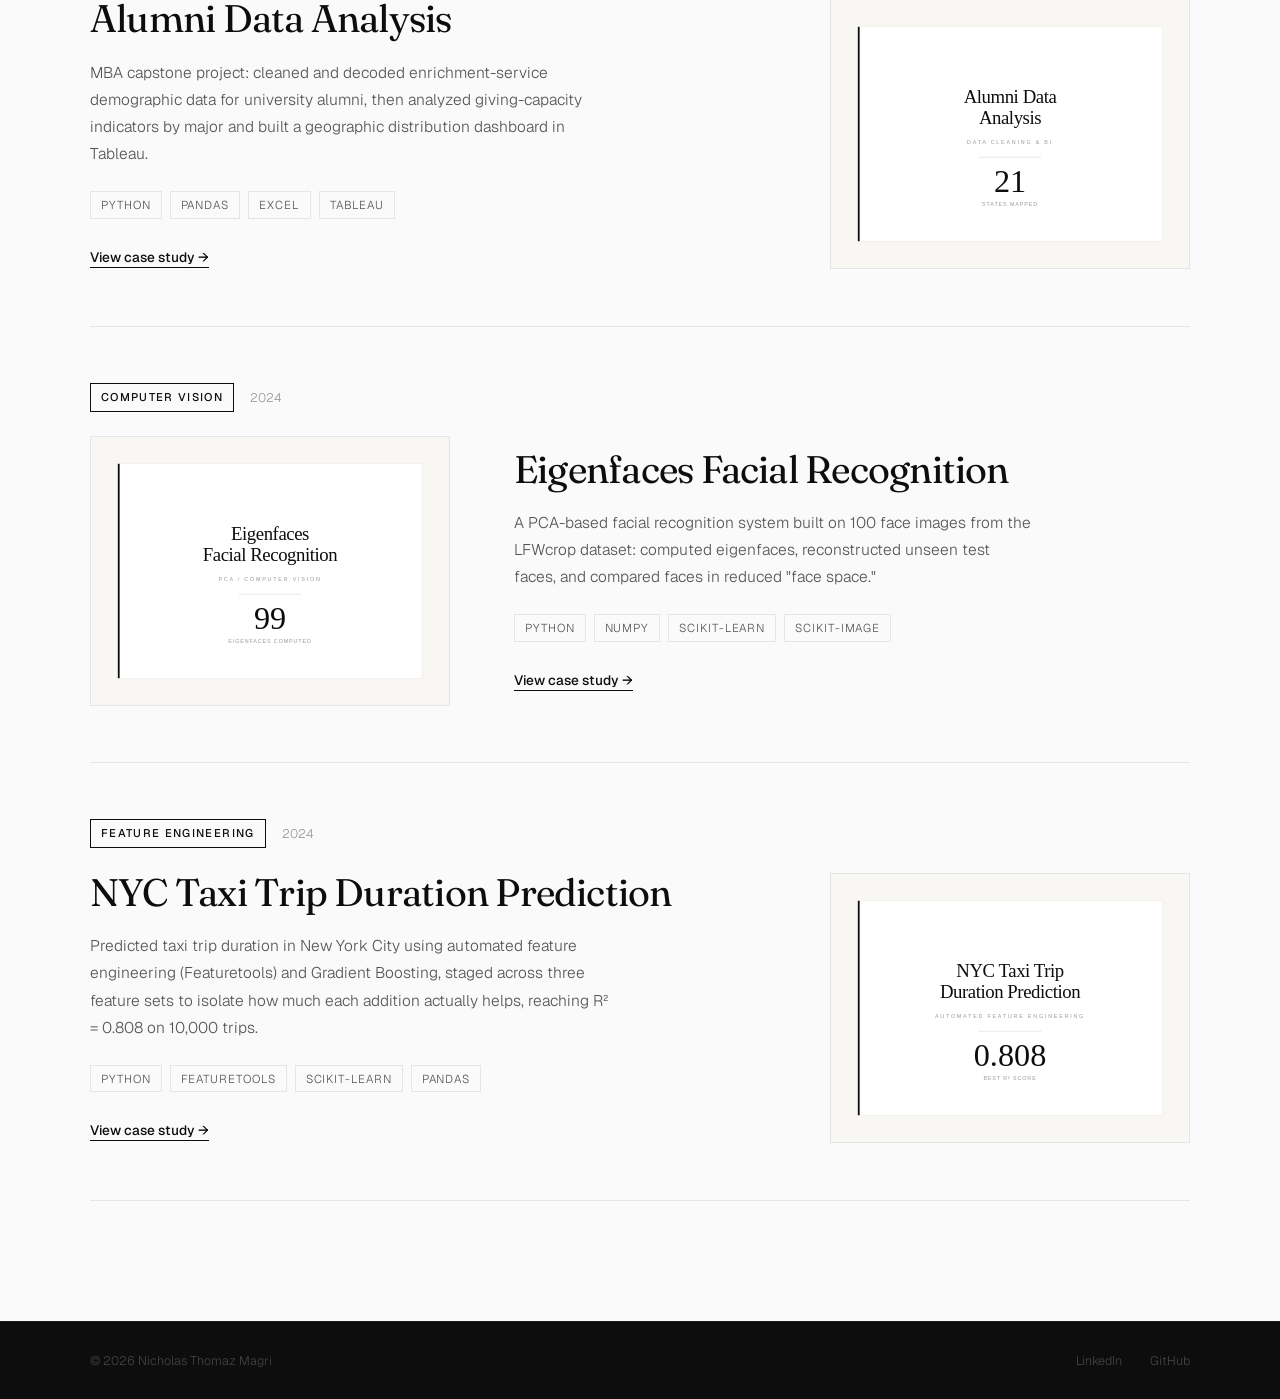
<file: data-analytics.html>
<!DOCTYPE html>
<html lang="en">
<head>
  <meta charset="UTF-8" />
  <meta name="viewport" content="width=device-width, initial-scale=1.0" />

  <title>Data Analytics Projects — Nicholas Thomaz Magri</title>
  <meta name="description" content="Five data analytics and machine learning projects: classification, regression, dashboards, computer vision, and automated feature engineering." />

  <link rel="icon" href="favicon.ico" sizes="any" />

  <link rel="preconnect" href="https://fonts.googleapis.com">
  <link rel="preconnect" href="https://fonts.gstatic.com" crossorigin>
  <link href="https://fonts.googleapis.com/css2?family=Fraunces:ital,opsz,wght@0,9..144,300..600;1,9..144,300..500&family=Geist:wght@300;400;500;600&display=swap" rel="stylesheet">
  <link rel="stylesheet" href="styles.css" />
</head>
<body>

  <!-- NAV -->
  <nav id="nav">
    <div class="nav-inner">
      <div class="nav-links">
        <a href="index.html#about" data-en="About" data-pt="Sobre">About</a>
        <a href="index.html#services" data-en="What I Do" data-pt="O que faço">What I Do</a>
        <a href="index.html#projects" data-en="Projects" data-pt="Projetos">Projects</a>
        <a href="index.html#experience" data-en="Experience" data-pt="Experiência">Experience</a>
        <a href="index.html#testimonials" data-en="Testimonials" data-pt="Depoimentos">Testimonials</a>
        <a href="index.html#contact" data-en="Contact" data-pt="Contato">Contact</a>
      </div>
      <button class="lang-toggle" id="langToggle">PT</button>
    </div>
  </nav>

  <!-- HUB HEADER -->
  <section id="case-header" class="case-header">
    <div class="section-inner">
      <a href="index.html#projects" class="case-back" data-en="← Back to projects" data-pt="← Voltar aos projetos">← Back to projects</a>
      <div class="case-meta">
        <span class="project-type client" data-en="Data Analytics" data-pt="Análise de Dados">Data Analytics</span>
      </div>
      <h1 class="case-title" data-en="Data Analytics Projects" data-pt="Projetos de Análise de Dados">Data Analytics Projects</h1>
      <p class="case-summary" data-en="Five projects spanning classification, regression, dashboards, computer vision, and automated feature engineering. Click any project below for the full write-up, results, and code." data-pt="Cinco projetos que passam por classificação, regressão, dashboards, visão computacional e engenharia automática de atributos. Clique em qualquer projeto abaixo para ver o estudo completo, os resultados e o código.">
        Five projects spanning classification, regression, dashboards, computer vision, and automated feature engineering. Click any project below for the full write-up, results, and code.
      </p>
    </div>
  </section>

  <!-- PROJECT LIST -->
  <section id="projects">
    <div class="section-inner">
      <div class="projects-list">

        <!-- Credit Score Classifier -->
        <div class="project-item reveal">
          <div class="project-meta">
            <span class="project-type client" data-en="Classification" data-pt="Classificação">Classification</span>
            <span class="project-year">2023</span>
          </div>
          <div class="project-body">
            <div class="project-text">
              <h3 class="project-title">Credit Score Classifier</h3>
              <p class="project-desc" data-en="A machine learning model that classifies bank customers into credit score categories to support automated credit decisions. Compared Random Forest and KNN, reaching 82.4% accuracy on 100,000 customer records." data-pt="Um modelo de machine learning que classifica clientes bancários em categorias de score de crédito para apoiar decisões automatizadas de crédito. Comparei Random Forest e KNN, alcançando 82,4% de acurácia em 100.000 registros de clientes.">
                A machine learning model that classifies bank customers into credit score categories to support automated credit decisions. Compared Random Forest and KNN, reaching 82.4% accuracy on 100,000 customer records.
              </p>
              <div class="project-stack">
                <span>Python</span><span>pandas</span><span>scikit-learn</span>
              </div>
              <a href="case-studies/credit-score-classifier.html" class="project-link" data-en="View case study →" data-pt="Ver estudo de caso →">View case study →</a>
            </div>
            <div class="project-img-wrap"><img src="images/credit-score.svg" alt="Credit Score Classifier" class="project-img"/></div>
          </div>
        </div>

        <!-- Diamond Price Prediction -->
        <div class="project-item reveal">
          <div class="project-meta">
            <span class="project-type client" data-en="Regression" data-pt="Regressão">Regression</span>
            <span class="project-year">2023</span>
          </div>
          <div class="project-body">
            <div class="project-text">
              <h3 class="project-title">Diamond Price Prediction</h3>
              <p class="project-desc" data-en="A linear regression model predicting diamond prices from carat weight, explaining about 85% of price variation (R² = 0.848) on nearly 54,000 real diamonds." data-pt="Um modelo de regressão linear que prevê preços de diamantes a partir do quilate, explicando cerca de 85% da variação de preço (R² = 0,848) em quase 54.000 diamantes reais.">
                A linear regression model predicting diamond prices from carat weight, explaining about 85% of price variation (R² = 0.848) on nearly 54,000 real diamonds.
              </p>
              <div class="project-stack">
                <span>Python</span><span>pandas</span><span>seaborn</span><span>scikit-learn</span>
              </div>
              <a href="case-studies/diamond-price-prediction.html" class="project-link" data-en="View case study →" data-pt="Ver estudo de caso →">View case study →</a>
            </div>
            <div class="project-img-wrap"><img src="images/diamond-price.svg" alt="Diamond Price Prediction" class="project-img"/></div>
          </div>
        </div>

        <!-- Alumni Data Analysis -->
        <div class="project-item reveal">
          <div class="project-meta">
            <span class="project-type client" data-en="Data Cleaning & BI" data-pt="Limpeza de Dados & BI">Data Cleaning & BI</span>
            <span class="project-year">2023</span>
          </div>
          <div class="project-body">
            <div class="project-text">
              <h3 class="project-title">Alumni Data Analysis</h3>
              <p class="project-desc" data-en="MBA capstone project: cleaned and decoded enrichment-service demographic data for university alumni, then analyzed giving-capacity indicators by major and built a geographic distribution dashboard in Tableau." data-pt="Projeto final de MBA: limpei e decodifiquei dados demográficos de ex-alunos universitários, depois analisei indicadores de capacidade de doação por curso e construí um dashboard de distribuição geográfica no Tableau.">
                MBA capstone project: cleaned and decoded enrichment-service demographic data for university alumni, then analyzed giving-capacity indicators by major and built a geographic distribution dashboard in Tableau.
              </p>
              <div class="project-stack">
                <span>Python</span><span>pandas</span><span>Excel</span><span>Tableau</span>
              </div>
              <a href="case-studies/alumni-data-analysis.html" class="project-link" data-en="View case study →" data-pt="Ver estudo de caso →">View case study →</a>
            </div>
            <div class="project-img-wrap"><img src="images/alumni-analysis.svg" alt="Alumni Data Analysis" class="project-img"/></div>
          </div>
        </div>

        <!-- Eigenfaces Facial Recognition -->
        <div class="project-item reveal">
          <div class="project-meta">
            <span class="project-type client" data-en="Computer Vision" data-pt="Visão Computacional">Computer Vision</span>
            <span class="project-year">2024</span>
          </div>
          <div class="project-body">
            <div class="project-text">
              <h3 class="project-title">Eigenfaces Facial Recognition</h3>
              <p class="project-desc" data-en="A PCA-based facial recognition system built on 100 face images from the LFWcrop dataset: computed eigenfaces, reconstructed unseen test faces, and compared faces in reduced 'face space'." data-pt="Um sistema de reconhecimento facial baseado em PCA construído sobre 100 imagens de rosto do dataset LFWcrop: calculei eigenfaces, reconstruí rostos de teste nunca vistos e comparei rostos em um 'espaço de rostos' reduzido.">
                A PCA-based facial recognition system built on 100 face images from the LFWcrop dataset: computed eigenfaces, reconstructed unseen test faces, and compared faces in reduced "face space."
              </p>
              <div class="project-stack">
                <span>Python</span><span>NumPy</span><span>scikit-learn</span><span>scikit-image</span>
              </div>
              <a href="case-studies/eigenfaces-facial-recognition.html" class="project-link" data-en="View case study →" data-pt="Ver estudo de caso →">View case study →</a>
            </div>
            <div class="project-img-wrap"><img src="images/eigenfaces.svg" alt="Eigenfaces Facial Recognition" class="project-img"/></div>
          </div>
        </div>

        <!-- NYC Taxi Trip Duration -->
        <div class="project-item reveal">
          <div class="project-meta">
            <span class="project-type client" data-en="Feature Engineering" data-pt="Engenharia de Atributos">Feature Engineering</span>
            <span class="project-year">2024</span>
          </div>
          <div class="project-body">
            <div class="project-text">
              <h3 class="project-title">NYC Taxi Trip Duration Prediction</h3>
              <p class="project-desc" data-en="Predicted taxi trip duration in New York City using automated feature engineering (Featuretools) and Gradient Boosting, staged across three feature sets to isolate how much each addition actually helps, reaching R² = 0.808 on 10,000 trips." data-pt="Previ a duração de corridas de táxi em Nova York usando engenharia automática de atributos (Featuretools) e Gradient Boosting, em três etapas para isolar o quanto cada adição realmente ajuda, alcançando R² = 0,808 em 10.000 corridas.">
                Predicted taxi trip duration in New York City using automated feature engineering (Featuretools) and Gradient Boosting, staged across three feature sets to isolate how much each addition actually helps, reaching R² = 0.808 on 10,000 trips.
              </p>
              <div class="project-stack">
                <span>Python</span><span>Featuretools</span><span>scikit-learn</span><span>pandas</span>
              </div>
              <a href="case-studies/nyc-taxi-trip-duration.html" class="project-link" data-en="View case study →" data-pt="Ver estudo de caso →">View case study →</a>
            </div>
            <div class="project-img-wrap"><img src="images/nyc-taxi.svg" alt="NYC Taxi Trip Duration Prediction" class="project-img"/></div>
          </div>
        </div>

      </div>
    </div>
  </section>

  <!-- FOOTER -->
  <footer>
    <div class="footer-inner">
      <div class="footer-left">© 2026 Nicholas Thomaz Magri</div>
      <div class="footer-right">
        <a href="https://www.linkedin.com/in/nicholas-magri-24b86b232/" target="_blank" rel="noopener">LinkedIn</a>
        <a href="https://github.com/Ntmagri" target="_blank" rel="noopener">GitHub</a>
      </div>
    </div>
  </footer>

  <script src="script.js"></script>
</body>
</html>
</file>
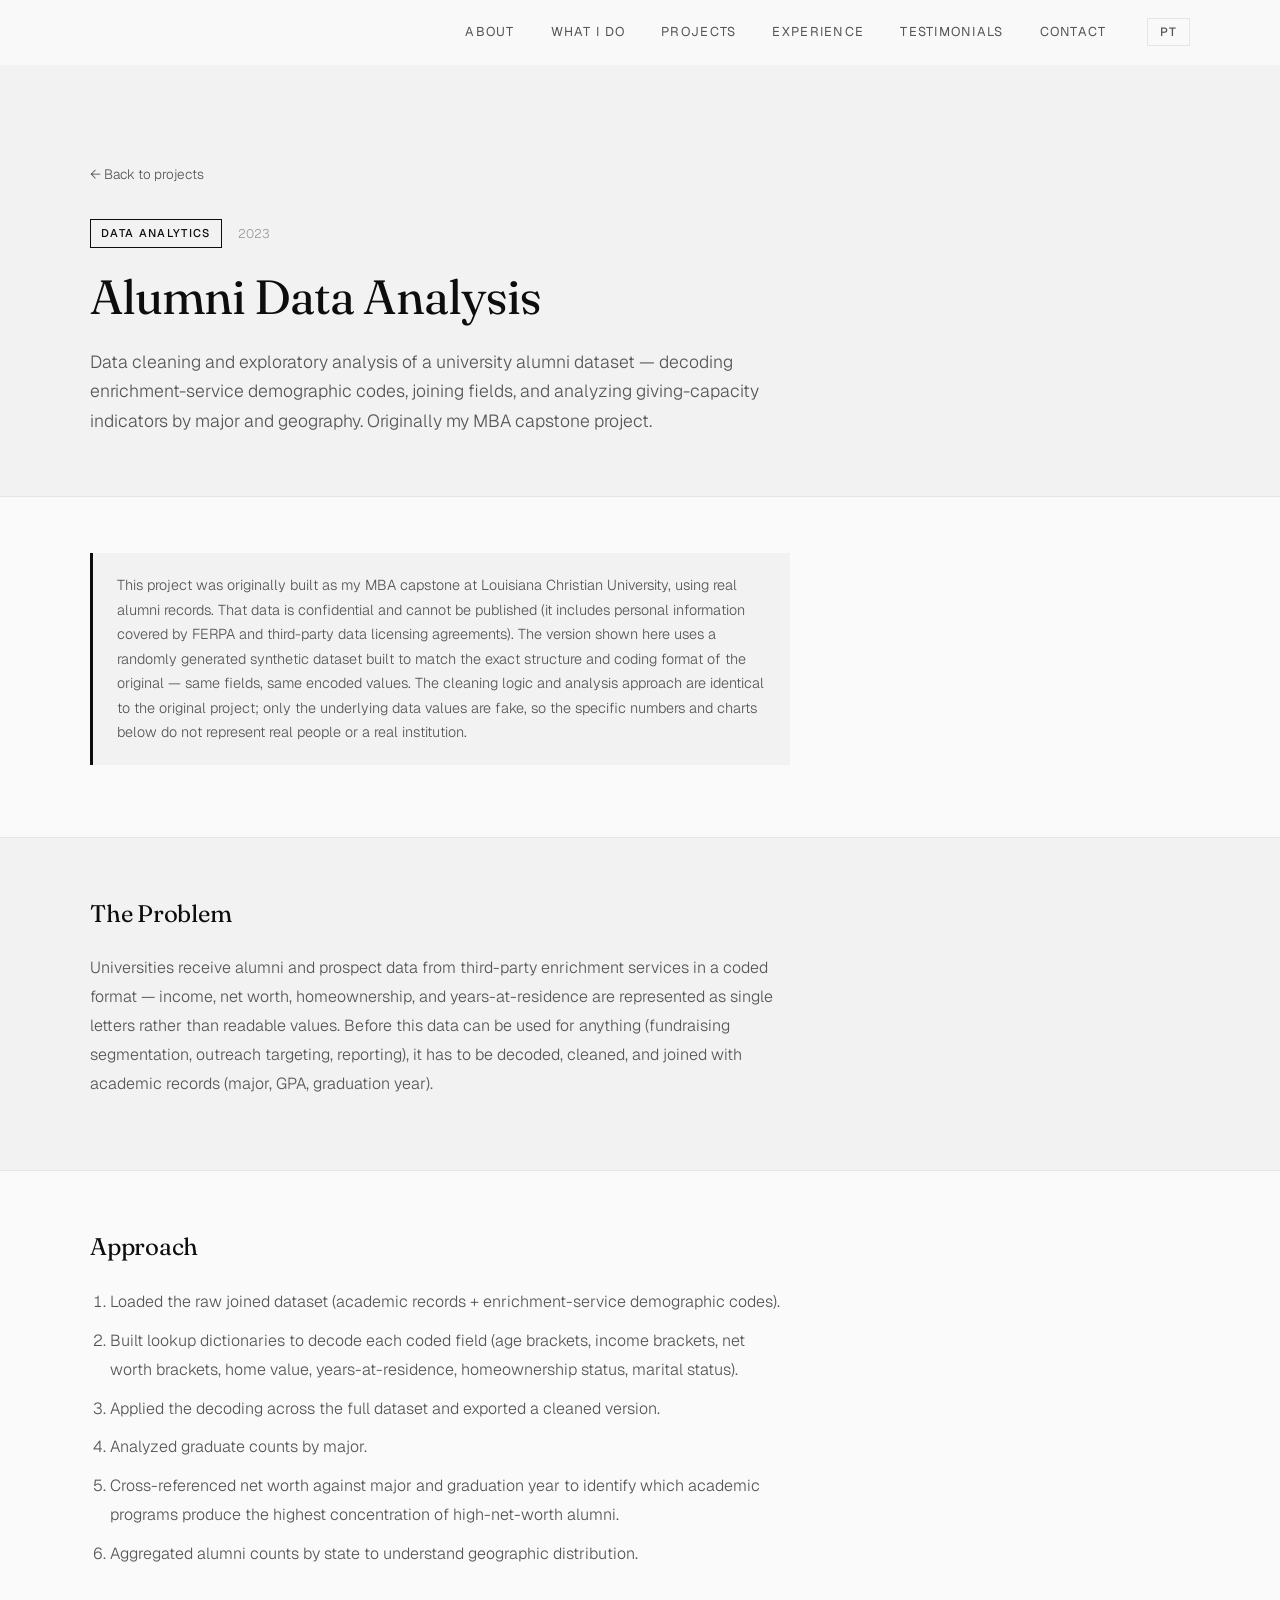
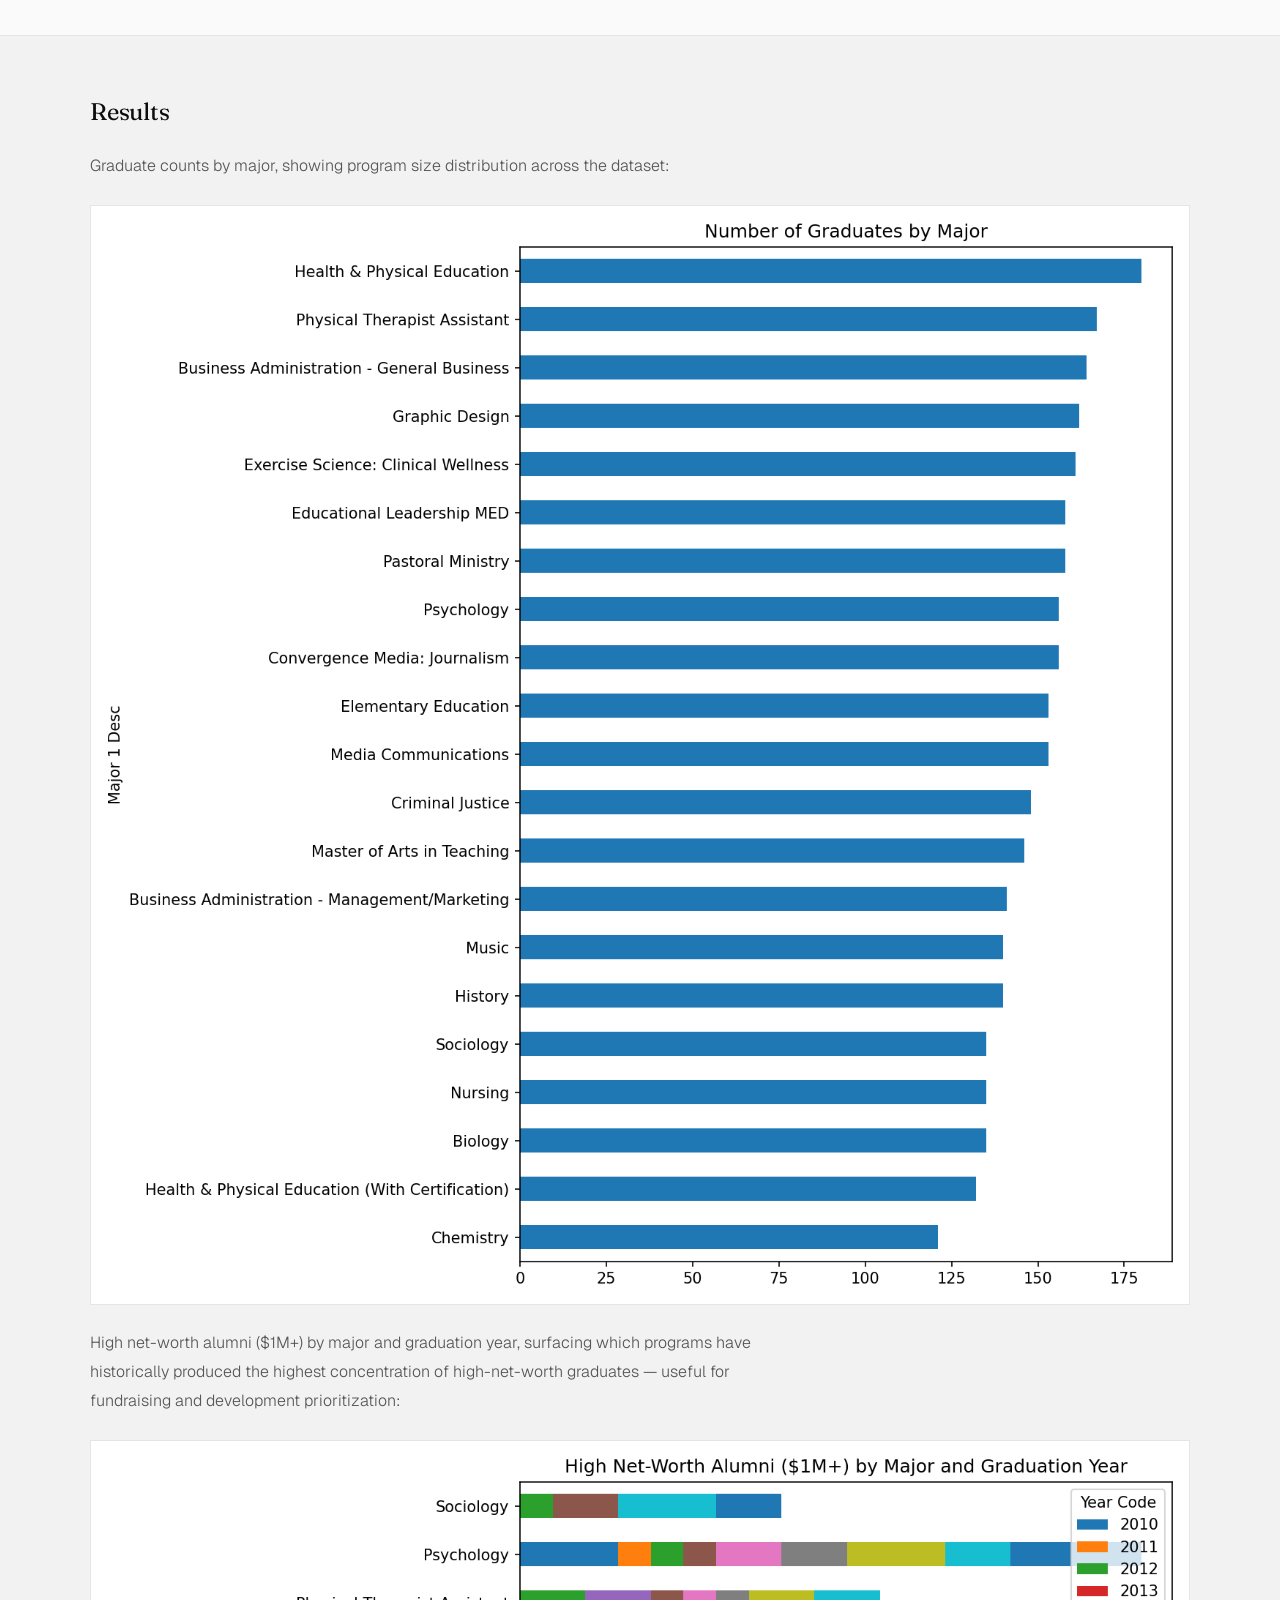
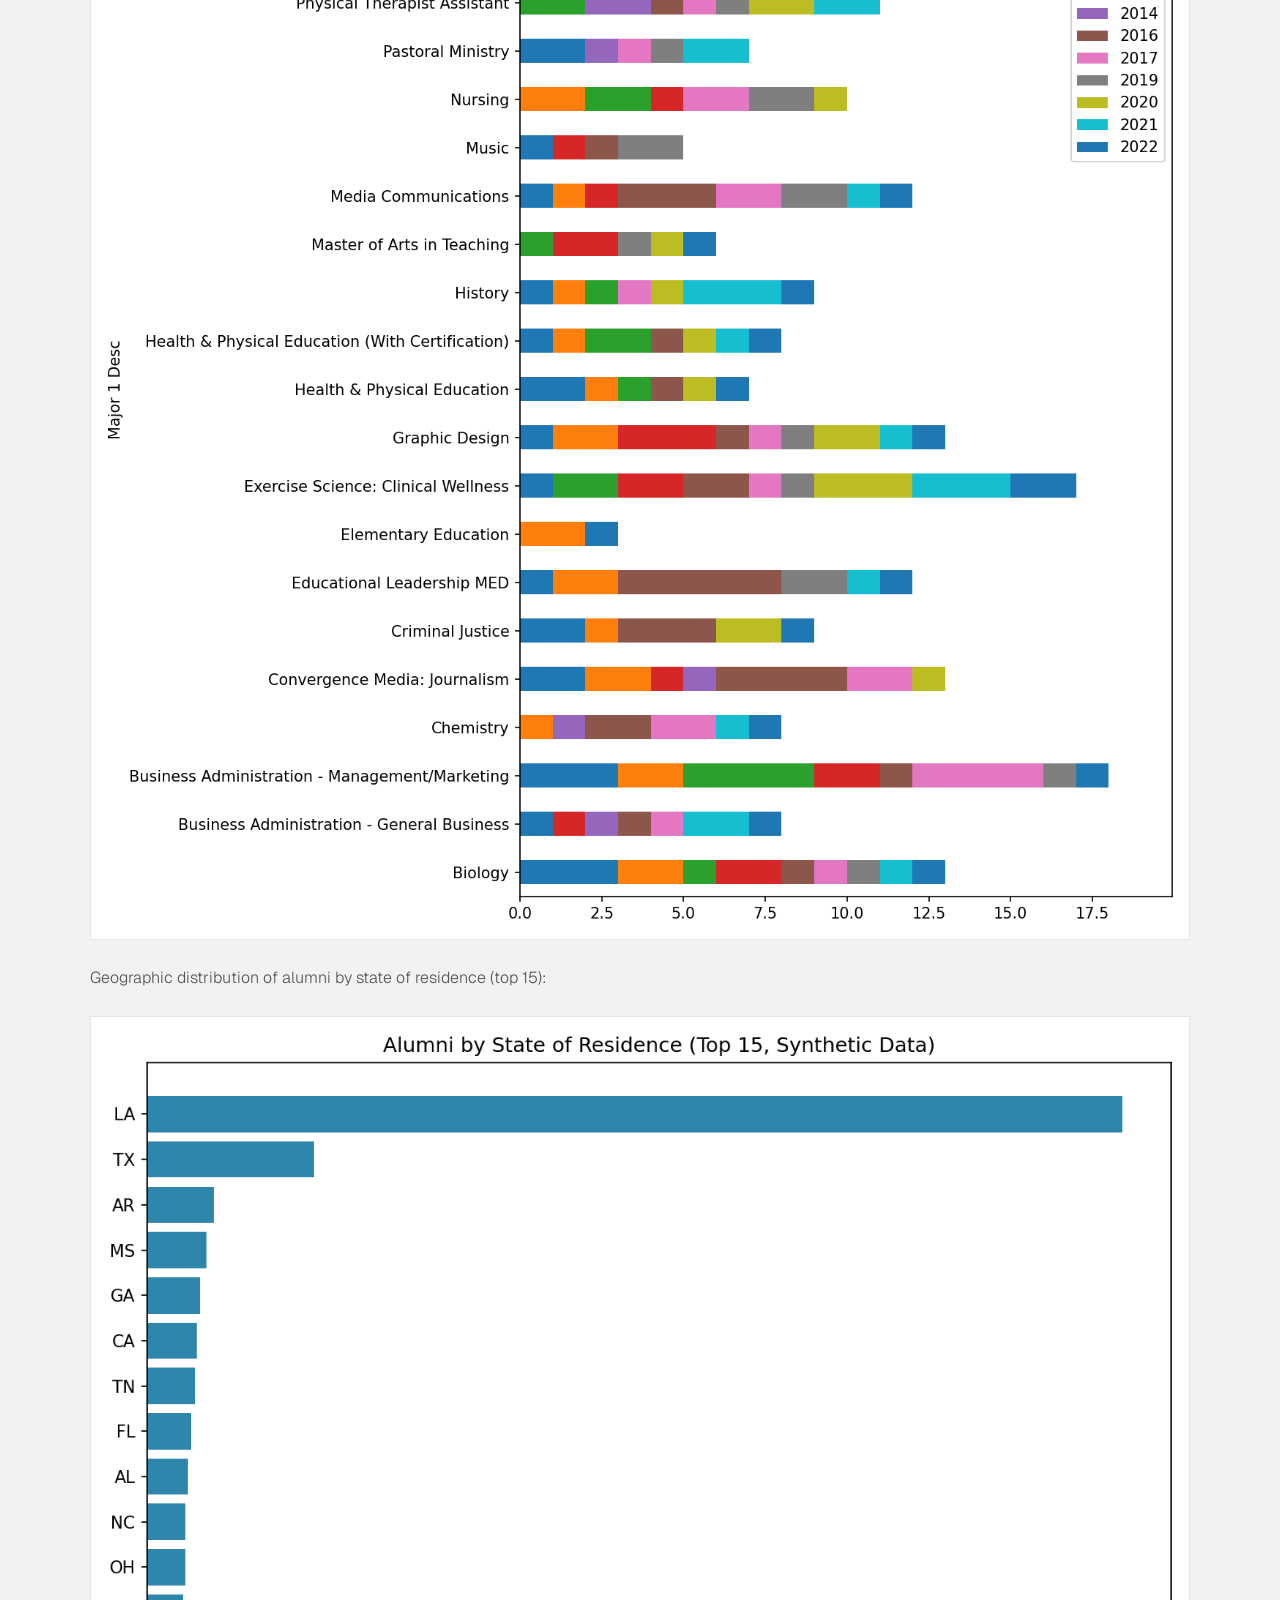
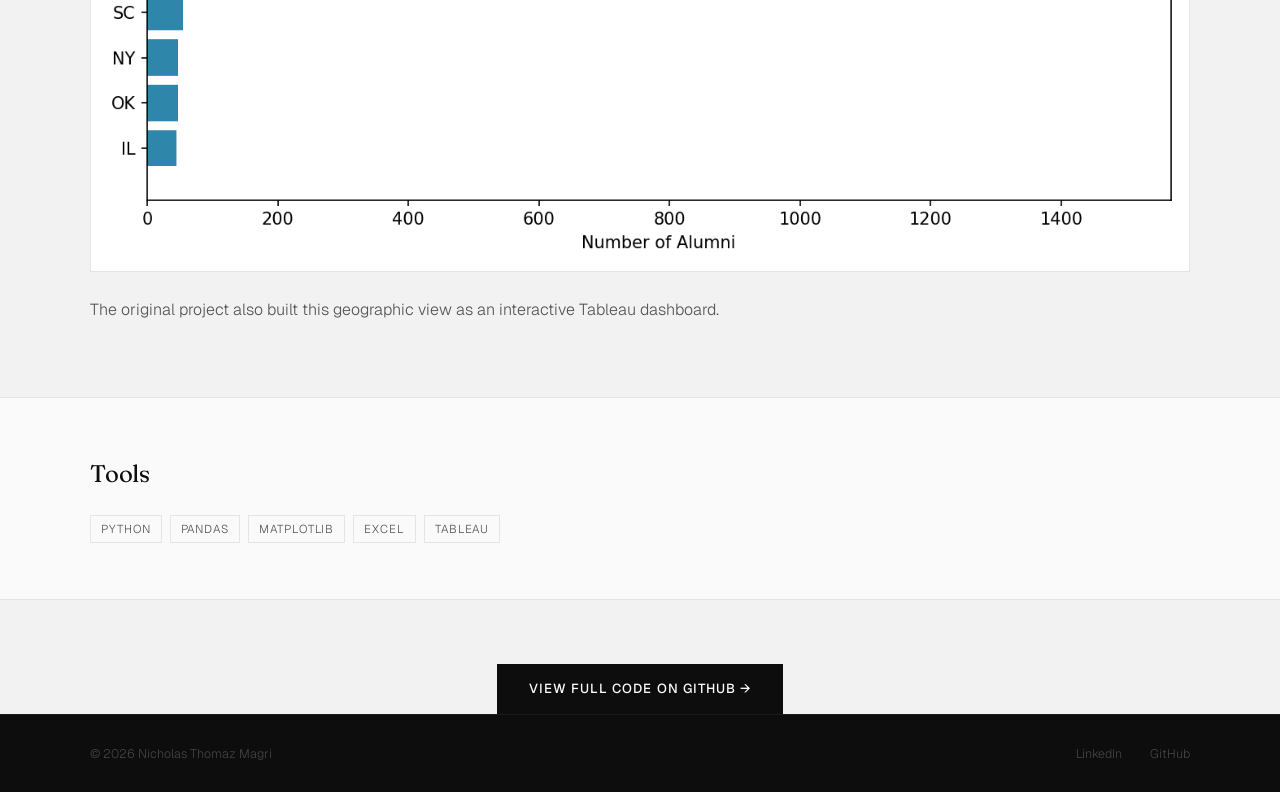
<file: case-studies/alumni-data-analysis.html>
<!DOCTYPE html>
<html lang="en">
<head>
  <meta charset="UTF-8" />
  <meta name="viewport" content="width=device-width, initial-scale=1.0" />

  <title>Alumni Data Analysis — Nicholas Thomaz Magri</title>
  <meta name="description" content="Data cleaning and analysis of a university alumni dataset, decoding demographic codes and analyzing giving-capacity indicators by major and geography." />

  <link rel="icon" href="../favicon.ico" sizes="any" />

  <link rel="preconnect" href="https://fonts.googleapis.com">
  <link rel="preconnect" href="https://fonts.gstatic.com" crossorigin>
  <link href="https://fonts.googleapis.com/css2?family=Fraunces:ital,opsz,wght@0,9..144,300..600;1,9..144,300..500&family=Geist:wght@300;400;500;600&display=swap" rel="stylesheet">
  <link rel="stylesheet" href="../styles.css" />
</head>
<body>

  <!-- NAV -->
  <nav id="nav">
    <div class="nav-inner">
      <div class="nav-links">
        <a href="../index.html#about" data-en="About" data-pt="Sobre">About</a>
        <a href="../index.html#services" data-en="What I Do" data-pt="O que faço">What I Do</a>
        <a href="../index.html#projects" data-en="Projects" data-pt="Projetos">Projects</a>
        <a href="../index.html#experience" data-en="Experience" data-pt="Experiência">Experience</a>
        <a href="../index.html#testimonials" data-en="Testimonials" data-pt="Depoimentos">Testimonials</a>
        <a href="../index.html#contact" data-en="Contact" data-pt="Contato">Contact</a>
      </div>
      <button class="lang-toggle" id="langToggle">PT</button>
    </div>
  </nav>

  <!-- CASE STUDY -->
  <section id="case-header" class="case-header">
    <div class="section-inner">
      <a href="../index.html#projects" class="case-back" data-en="← Back to projects" data-pt="← Voltar aos projetos">← Back to projects</a>
      <div class="case-meta">
        <span class="project-type client" data-en="Data Analytics" data-pt="Análise de Dados">Data Analytics</span>
        <span class="project-year">2023</span>
      </div>
      <h1 class="case-title">Alumni Data Analysis</h1>
      <p class="case-summary" data-en="Data cleaning and exploratory analysis of a university alumni dataset — decoding enrichment-service demographic codes, joining fields, and analyzing giving-capacity indicators by major and geography. Originally my MBA capstone project." data-pt="Limpeza e análise exploratória de um conjunto de dados de ex-alunos universitários — decodificando códigos demográficos de serviços de enriquecimento de dados, unindo campos e analisando indicadores de capacidade de doação por curso e geografia. Originalmente meu projeto final de MBA.">
        Data cleaning and exploratory analysis of a university alumni dataset — decoding enrichment-service demographic codes, joining fields, and analyzing giving-capacity indicators by major and geography. Originally my MBA capstone project.
      </p>
    </div>
  </section>

  <section class="case-section">
    <div class="section-inner">
      <div class="case-disclaimer" data-en="This project was originally built as my MBA capstone at Louisiana Christian University, using real alumni records. That data is confidential and cannot be published (it includes personal information covered by FERPA and third-party data licensing agreements). The version shown here uses a randomly generated synthetic dataset built to match the exact structure and coding format of the original — same fields, same encoded values. The cleaning logic and analysis approach are identical to the original project; only the underlying data values are fake, so the specific numbers and charts below do not represent real people or a real institution." data-pt="Este projeto foi originalmente desenvolvido como meu trabalho final de MBA na Louisiana Christian University, usando registros reais de ex-alunos. Esses dados são confidenciais e não podem ser publicados (incluem informações pessoais protegidas pela FERPA e por acordos de licenciamento de dados de terceiros). A versão aqui apresentada usa um conjunto de dados sintético gerado aleatoriamente, construído para corresponder exatamente à estrutura e formato de codificação do original — mesmos campos, mesmos valores codificados. A lógica de limpeza e a abordagem de análise são idênticas ao projeto original; apenas os valores subjacentes são fictícios, portanto os números e gráficos abaixo não representam pessoas reais ou uma instituição real.">
        This project was originally built as my MBA capstone at Louisiana Christian University, using real alumni records. That data is confidential and cannot be published (it includes personal information covered by FERPA and third-party data licensing agreements). The version shown here uses a randomly generated synthetic dataset built to match the exact structure and coding format of the original — same fields, same encoded values. The cleaning logic and analysis approach are identical to the original project; only the underlying data values are fake, so the specific numbers and charts below do not represent real people or a real institution.
      </div>
    </div>
  </section>

  <section class="case-section">
    <div class="section-inner">
      <h2 class="case-section-title" data-en="The Problem" data-pt="O Problema">The Problem</h2>
      <p data-en="Universities receive alumni and prospect data from third-party enrichment services in a coded format — income, net worth, homeownership, and years-at-residence are represented as single letters rather than readable values. Before this data can be used for anything (fundraising segmentation, outreach targeting, reporting), it has to be decoded, cleaned, and joined with academic records (major, GPA, graduation year)." data-pt="Universidades recebem dados de ex-alunos e potenciais doadores de serviços de terceiros em formato codificado — renda, patrimônio líquido, situação de moradia e tempo de residência são representados por letras únicas em vez de valores legíveis. Antes que esses dados possam ser usados para qualquer coisa (segmentação de captação de recursos, direcionamento de contato, relatórios), eles precisam ser decodificados, limpos e unidos aos registros acadêmicos (curso, GPA, ano de formatura).">
        Universities receive alumni and prospect data from third-party enrichment services in a coded format — income, net worth, homeownership, and years-at-residence are represented as single letters rather than readable values. Before this data can be used for anything (fundraising segmentation, outreach targeting, reporting), it has to be decoded, cleaned, and joined with academic records (major, GPA, graduation year).
      </p>
    </div>
  </section>

  <section class="case-section">
    <div class="section-inner">
      <h2 class="case-section-title" data-en="Approach" data-pt="Abordagem">Approach</h2>
      <ol>
        <li data-en="Loaded the raw joined dataset (academic records + enrichment-service demographic codes)." data-pt="Carreguei o conjunto de dados unido (registros acadêmicos + códigos demográficos do serviço de enriquecimento).">Loaded the raw joined dataset (academic records + enrichment-service demographic codes).</li>
        <li data-en="Built lookup dictionaries to decode each coded field (age brackets, income brackets, net worth brackets, home value, years-at-residence, homeownership status, marital status)." data-pt="Construí dicionários de referência para decodificar cada campo (faixas etárias, faixas de renda, faixas de patrimônio líquido, valor do imóvel, tempo de residência, situação de moradia, estado civil).">Built lookup dictionaries to decode each coded field (age brackets, income brackets, net worth brackets, home value, years-at-residence, homeownership status, marital status).</li>
        <li data-en="Applied the decoding across the full dataset and exported a cleaned version." data-pt="Apliquei a decodificação a todo o conjunto de dados e exportei uma versão limpa.">Applied the decoding across the full dataset and exported a cleaned version.</li>
        <li data-en="Analyzed graduate counts by major." data-pt="Analisei a contagem de formados por curso.">Analyzed graduate counts by major.</li>
        <li data-en="Cross-referenced net worth against major and graduation year to identify which academic programs produce the highest concentration of high-net-worth alumni." data-pt="Cruzei o patrimônio líquido com curso e ano de formatura para identificar quais cursos produzem a maior concentração de ex-alunos com alto patrimônio.">Cross-referenced net worth against major and graduation year to identify which academic programs produce the highest concentration of high-net-worth alumni.</li>
        <li data-en="Aggregated alumni counts by state to understand geographic distribution." data-pt="Agreguei a contagem de ex-alunos por estado para entender a distribuição geográfica.">Aggregated alumni counts by state to understand geographic distribution.</li>
      </ol>
    </div>
  </section>

  <section class="case-section">
    <div class="section-inner">
      <h2 class="case-section-title" data-en="Results" data-pt="Resultados">Results</h2>
      <p data-en="Graduate counts by major, showing program size distribution across the dataset:" data-pt="Contagem de formados por curso, mostrando a distribuição do tamanho dos programas no conjunto de dados:">Graduate counts by major, showing program size distribution across the dataset:</p>
      <div class="case-image-wrap">
        <img src="assets/alumni-graduates-by-major.png" alt="Graduates by major bar chart" />
      </div>

      <p data-en="High net-worth alumni ($1M+) by major and graduation year, surfacing which programs have historically produced the highest concentration of high-net-worth graduates — useful for fundraising and development prioritization:" data-pt="Ex-alunos de alto patrimônio líquido ($1M+) por curso e ano de formatura, mostrando quais programas historicamente produziram a maior concentração de formados com alto patrimônio — útil para priorização de captação de recursos:">High net-worth alumni ($1M+) by major and graduation year, surfacing which programs have historically produced the highest concentration of high-net-worth graduates — useful for fundraising and development prioritization:</p>
      <div class="case-image-wrap">
        <img src="assets/alumni-networth-by-major.png" alt="High net worth alumni by major and graduation year" />
      </div>

      <p data-en="Geographic distribution of alumni by state of residence (top 15):" data-pt="Distribuição geográfica de ex-alunos por estado de residência (top 15):">Geographic distribution of alumni by state of residence (top 15):</p>
      <div class="case-image-wrap">
        <img src="assets/alumni-by-state.png" alt="Alumni by state bar chart" />
      </div>
      <p data-en="The original project also built this geographic view as an interactive Tableau dashboard." data-pt="O projeto original também construiu essa visão geográfica como um dashboard interativo no Tableau.">The original project also built this geographic view as an interactive Tableau dashboard.</p>
    </div>
  </section>

  <section class="case-section">
    <div class="section-inner">
      <h2 class="case-section-title" data-en="Tools" data-pt="Ferramentas">Tools</h2>
      <div class="case-stack">
        <span>Python</span><span>pandas</span><span>matplotlib</span><span>Excel</span><span>Tableau</span>
      </div>
    </div>
  </section>

  <section class="case-section case-cta">
    <div class="section-inner">
      <a href="https://github.com/Ntmagri/alumni-data-analysis" target="_blank" rel="noopener" class="btn-primary" data-en="View full code on GitHub →" data-pt="Ver código completo no GitHub →">View full code on GitHub →</a>
    </div>
  </section>

  <!-- FOOTER -->
  <footer>
    <div class="footer-inner">
      <div class="footer-left">© 2026 Nicholas Thomaz Magri</div>
      <div class="footer-right">
        <a href="https://www.linkedin.com/in/nicholas-magri-24b86b232/" target="_blank" rel="noopener">LinkedIn</a>
        <a href="https://github.com/Ntmagri" target="_blank" rel="noopener">GitHub</a>
      </div>
    </div>
  </footer>

  <script src="../script.js"></script>
</body>
</html>
</file>
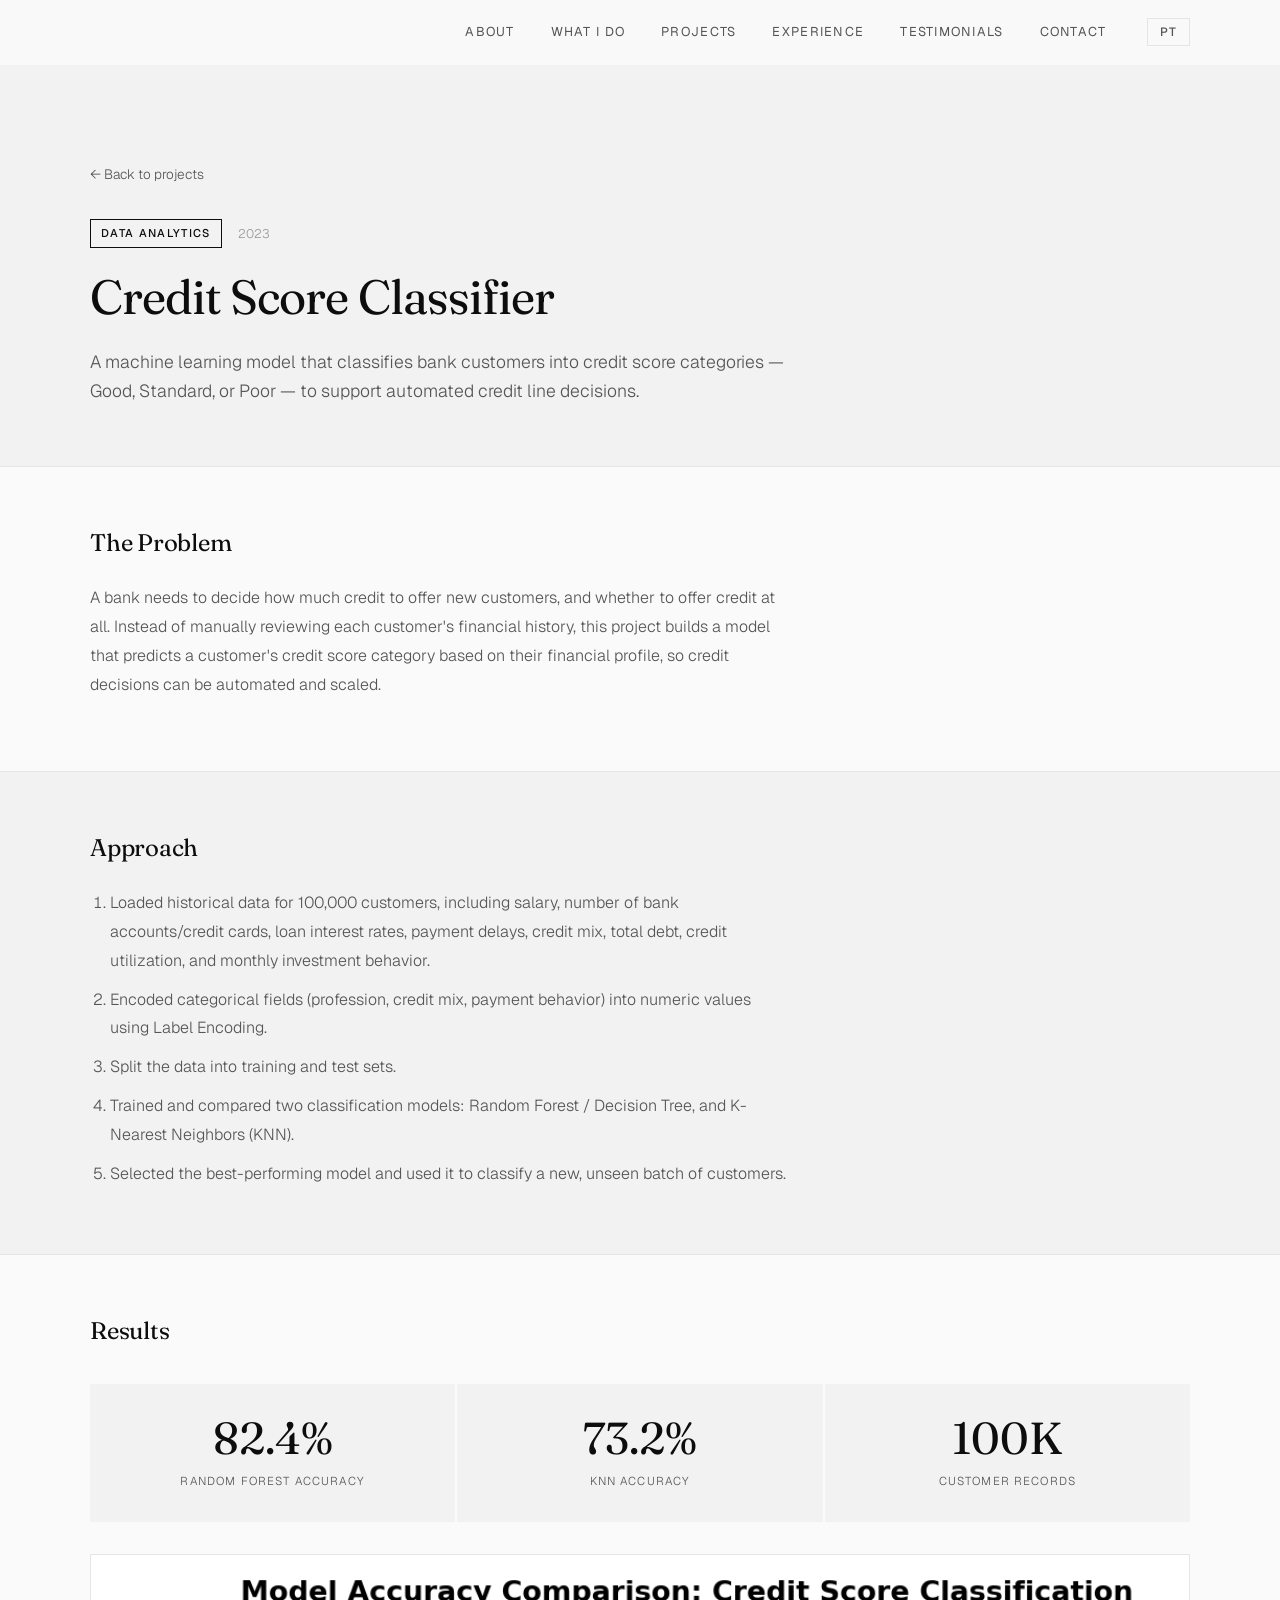
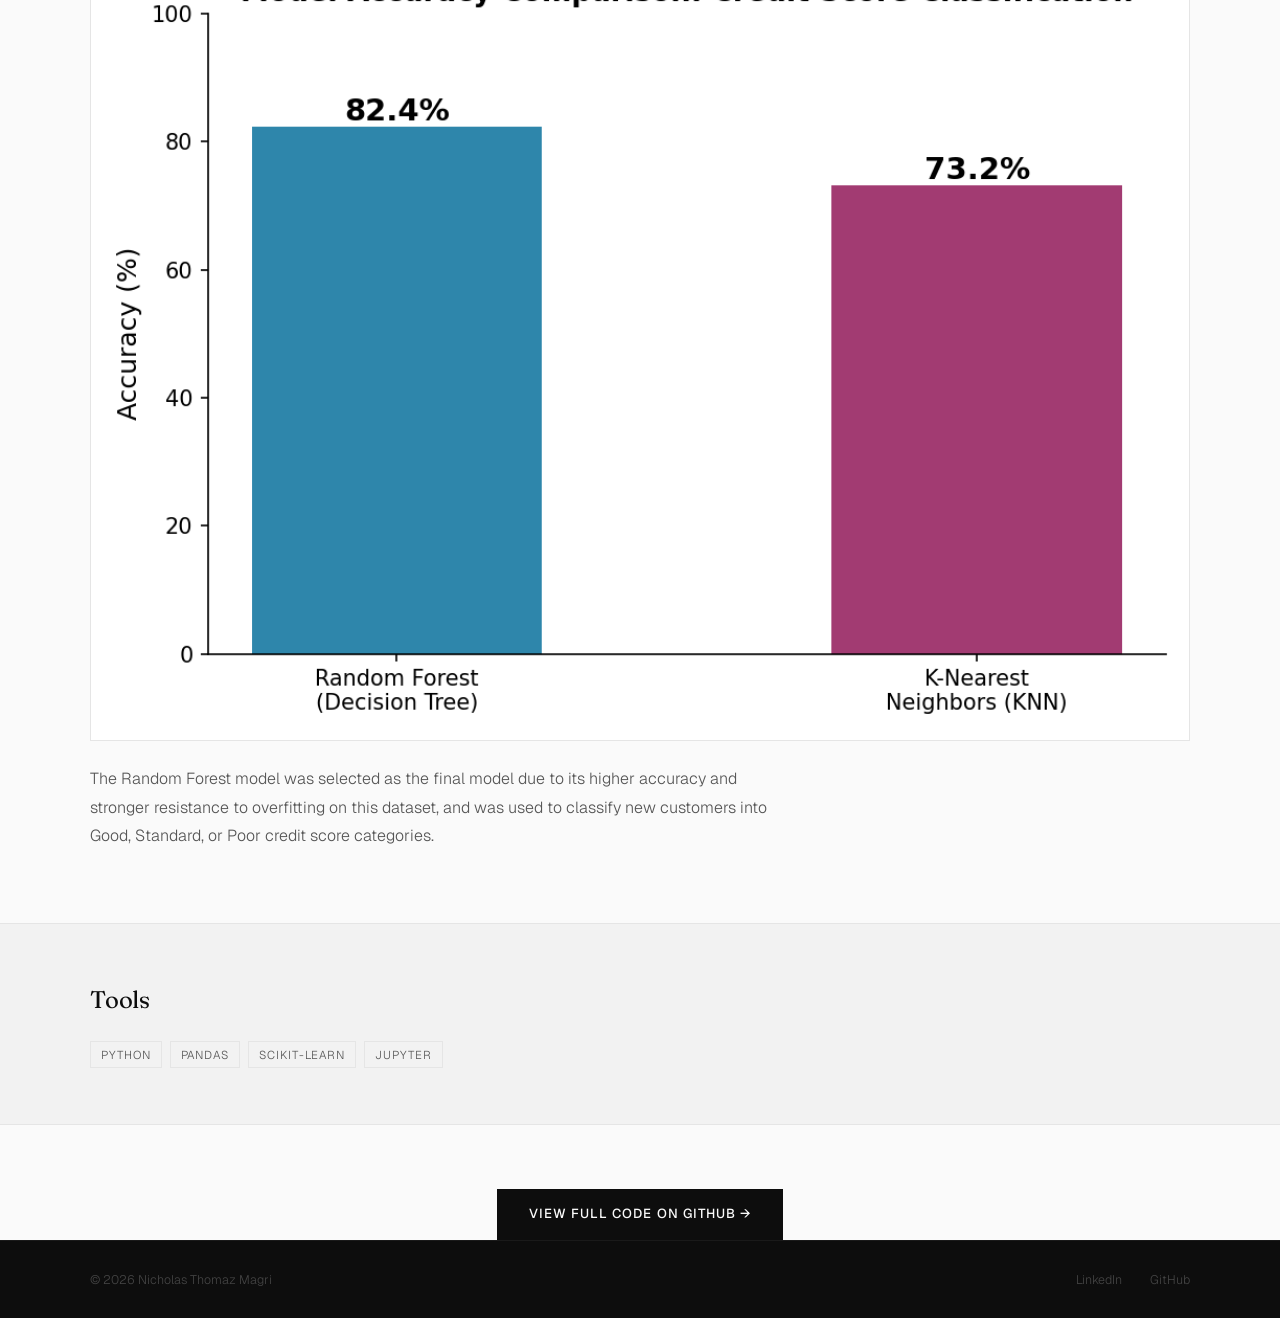
<file: case-studies/credit-score-classifier.html>
<!DOCTYPE html>
<html lang="en">
<head>
  <meta charset="UTF-8" />
  <meta name="viewport" content="width=device-width, initial-scale=1.0" />

  <title>Credit Score Classifier — Nicholas Thomaz Magri</title>
  <meta name="description" content="A machine learning model that classifies bank customers into credit score categories to support automated credit decisions. 82.4% accuracy." />

  <link rel="icon" href="../favicon.ico" sizes="any" />

  <link rel="preconnect" href="https://fonts.googleapis.com">
  <link rel="preconnect" href="https://fonts.gstatic.com" crossorigin>
  <link href="https://fonts.googleapis.com/css2?family=Fraunces:ital,opsz,wght@0,9..144,300..600;1,9..144,300..500&family=Geist:wght@300;400;500;600&display=swap" rel="stylesheet">
  <link rel="stylesheet" href="../styles.css" />
</head>
<body>

  <!-- NAV -->
  <nav id="nav">
    <div class="nav-inner">
      <div class="nav-links">
        <a href="../index.html#about" data-en="About" data-pt="Sobre">About</a>
        <a href="../index.html#services" data-en="What I Do" data-pt="O que faço">What I Do</a>
        <a href="../index.html#projects" data-en="Projects" data-pt="Projetos">Projects</a>
        <a href="../index.html#experience" data-en="Experience" data-pt="Experiência">Experience</a>
        <a href="../index.html#testimonials" data-en="Testimonials" data-pt="Depoimentos">Testimonials</a>
        <a href="../index.html#contact" data-en="Contact" data-pt="Contato">Contact</a>
      </div>
      <button class="lang-toggle" id="langToggle">PT</button>
    </div>
  </nav>

  <!-- CASE STUDY -->
  <section id="case-header" class="case-header">
    <div class="section-inner">
      <a href="../index.html#projects" class="case-back" data-en="← Back to projects" data-pt="← Voltar aos projetos">← Back to projects</a>
      <div class="case-meta">
        <span class="project-type client" data-en="Data Analytics" data-pt="Análise de Dados">Data Analytics</span>
        <span class="project-year">2023</span>
      </div>
      <h1 class="case-title">Credit Score Classifier</h1>
      <p class="case-summary" data-en="A machine learning model that classifies bank customers into credit score categories — Good, Standard, or Poor — to support automated credit line decisions." data-pt="Um modelo de machine learning que classifica clientes bancários em categorias de score de crédito — Bom, Padrão ou Ruim — para apoiar decisões automatizadas de linha de crédito.">
        A machine learning model that classifies bank customers into credit score categories — Good, Standard, or Poor — to support automated credit line decisions.
      </p>
    </div>
  </section>

  <section class="case-section">
    <div class="section-inner">
      <h2 class="case-section-title" data-en="The Problem" data-pt="O Problema">The Problem</h2>
      <p data-en="A bank needs to decide how much credit to offer new customers, and whether to offer credit at all. Instead of manually reviewing each customer's financial history, this project builds a model that predicts a customer's credit score category based on their financial profile, so credit decisions can be automated and scaled." data-pt="Um banco precisa decidir quanto crédito oferecer a novos clientes, e se deve oferecer crédito. Em vez de revisar manualmente o histórico financeiro de cada cliente, este projeto constrói um modelo que prevê a categoria de score de crédito com base no perfil financeiro, permitindo automatizar e escalar as decisões de crédito.">
        A bank needs to decide how much credit to offer new customers, and whether to offer credit at all. Instead of manually reviewing each customer's financial history, this project builds a model that predicts a customer's credit score category based on their financial profile, so credit decisions can be automated and scaled.
      </p>
    </div>
  </section>

  <section class="case-section">
    <div class="section-inner">
      <h2 class="case-section-title" data-en="Approach" data-pt="Abordagem">Approach</h2>
      <ol>
        <li data-en="Loaded historical data for 100,000 customers, including salary, number of bank accounts/credit cards, loan interest rates, payment delays, credit mix, total debt, credit utilization, and monthly investment behavior." data-pt="Carreguei dados históricos de 100.000 clientes, incluindo salário, número de contas bancárias/cartões de crédito, taxas de juros de empréstimo, atrasos de pagamento, mix de crédito, dívida total, utilização de crédito e comportamento de investimento mensal.">Loaded historical data for 100,000 customers, including salary, number of bank accounts/credit cards, loan interest rates, payment delays, credit mix, total debt, credit utilization, and monthly investment behavior.</li>
        <li data-en="Encoded categorical fields (profession, credit mix, payment behavior) into numeric values using Label Encoding." data-pt="Codifiquei campos categóricos (profissão, mix de crédito, comportamento de pagamento) em valores numéricos usando Label Encoding.">Encoded categorical fields (profession, credit mix, payment behavior) into numeric values using Label Encoding.</li>
        <li data-en="Split the data into training and test sets." data-pt="Dividi os dados em conjuntos de treino e teste.">Split the data into training and test sets.</li>
        <li data-en="Trained and compared two classification models: Random Forest / Decision Tree, and K-Nearest Neighbors (KNN)." data-pt="Treinei e comparei dois modelos de classificação: Random Forest / Decision Tree, e K-Nearest Neighbors (KNN).">Trained and compared two classification models: Random Forest / Decision Tree, and K-Nearest Neighbors (KNN).</li>
        <li data-en="Selected the best-performing model and used it to classify a new, unseen batch of customers." data-pt="Selecionei o modelo com melhor desempenho e o usei para classificar um novo lote de clientes ainda não vistos.">Selected the best-performing model and used it to classify a new, unseen batch of customers.</li>
      </ol>
    </div>
  </section>

  <section class="case-section">
    <div class="section-inner">
      <h2 class="case-section-title" data-en="Results" data-pt="Resultados">Results</h2>
      <div class="case-stats">
        <div class="case-stat">
          <div class="case-stat-number">82.4%</div>
          <div class="case-stat-label" data-en="Random Forest Accuracy" data-pt="Acurácia Random Forest">Random Forest Accuracy</div>
        </div>
        <div class="case-stat">
          <div class="case-stat-number">73.2%</div>
          <div class="case-stat-label" data-en="KNN Accuracy" data-pt="Acurácia KNN">KNN Accuracy</div>
        </div>
        <div class="case-stat">
          <div class="case-stat-number">100K</div>
          <div class="case-stat-label" data-en="Customer Records" data-pt="Registros de Clientes">Customer Records</div>
        </div>
      </div>
      <div class="case-image-wrap">
        <img src="assets/credit-model-comparison.png" alt="Model accuracy comparison chart" />
      </div>
      <p data-en="The Random Forest model was selected as the final model due to its higher accuracy and stronger resistance to overfitting on this dataset, and was used to classify new customers into Good, Standard, or Poor credit score categories." data-pt="O modelo Random Forest foi selecionado como o modelo final devido à sua maior acurácia e resistência ao overfitting neste conjunto de dados, e foi usado para classificar novos clientes nas categorias de score de crédito Bom, Padrão ou Ruim.">
        The Random Forest model was selected as the final model due to its higher accuracy and stronger resistance to overfitting on this dataset, and was used to classify new customers into Good, Standard, or Poor credit score categories.
      </p>
    </div>
  </section>

  <section class="case-section">
    <div class="section-inner">
      <h2 class="case-section-title" data-en="Tools" data-pt="Ferramentas">Tools</h2>
      <div class="case-stack">
        <span>Python</span><span>pandas</span><span>scikit-learn</span><span>Jupyter</span>
      </div>
    </div>
  </section>

  <section class="case-section case-cta">
    <div class="section-inner">
      <a href="https://github.com/Ntmagri/credit-score-classifier" target="_blank" rel="noopener" class="btn-primary" data-en="View full code on GitHub →" data-pt="Ver código completo no GitHub →">View full code on GitHub →</a>
    </div>
  </section>

  <!-- FOOTER -->
  <footer>
    <div class="footer-inner">
      <div class="footer-left">© 2026 Nicholas Thomaz Magri</div>
      <div class="footer-right">
        <a href="https://www.linkedin.com/in/nicholas-magri-24b86b232/" target="_blank" rel="noopener">LinkedIn</a>
        <a href="https://github.com/Ntmagri" target="_blank" rel="noopener">GitHub</a>
      </div>
    </div>
  </footer>

  <script src="../script.js"></script>
</body>
</html>
</file>
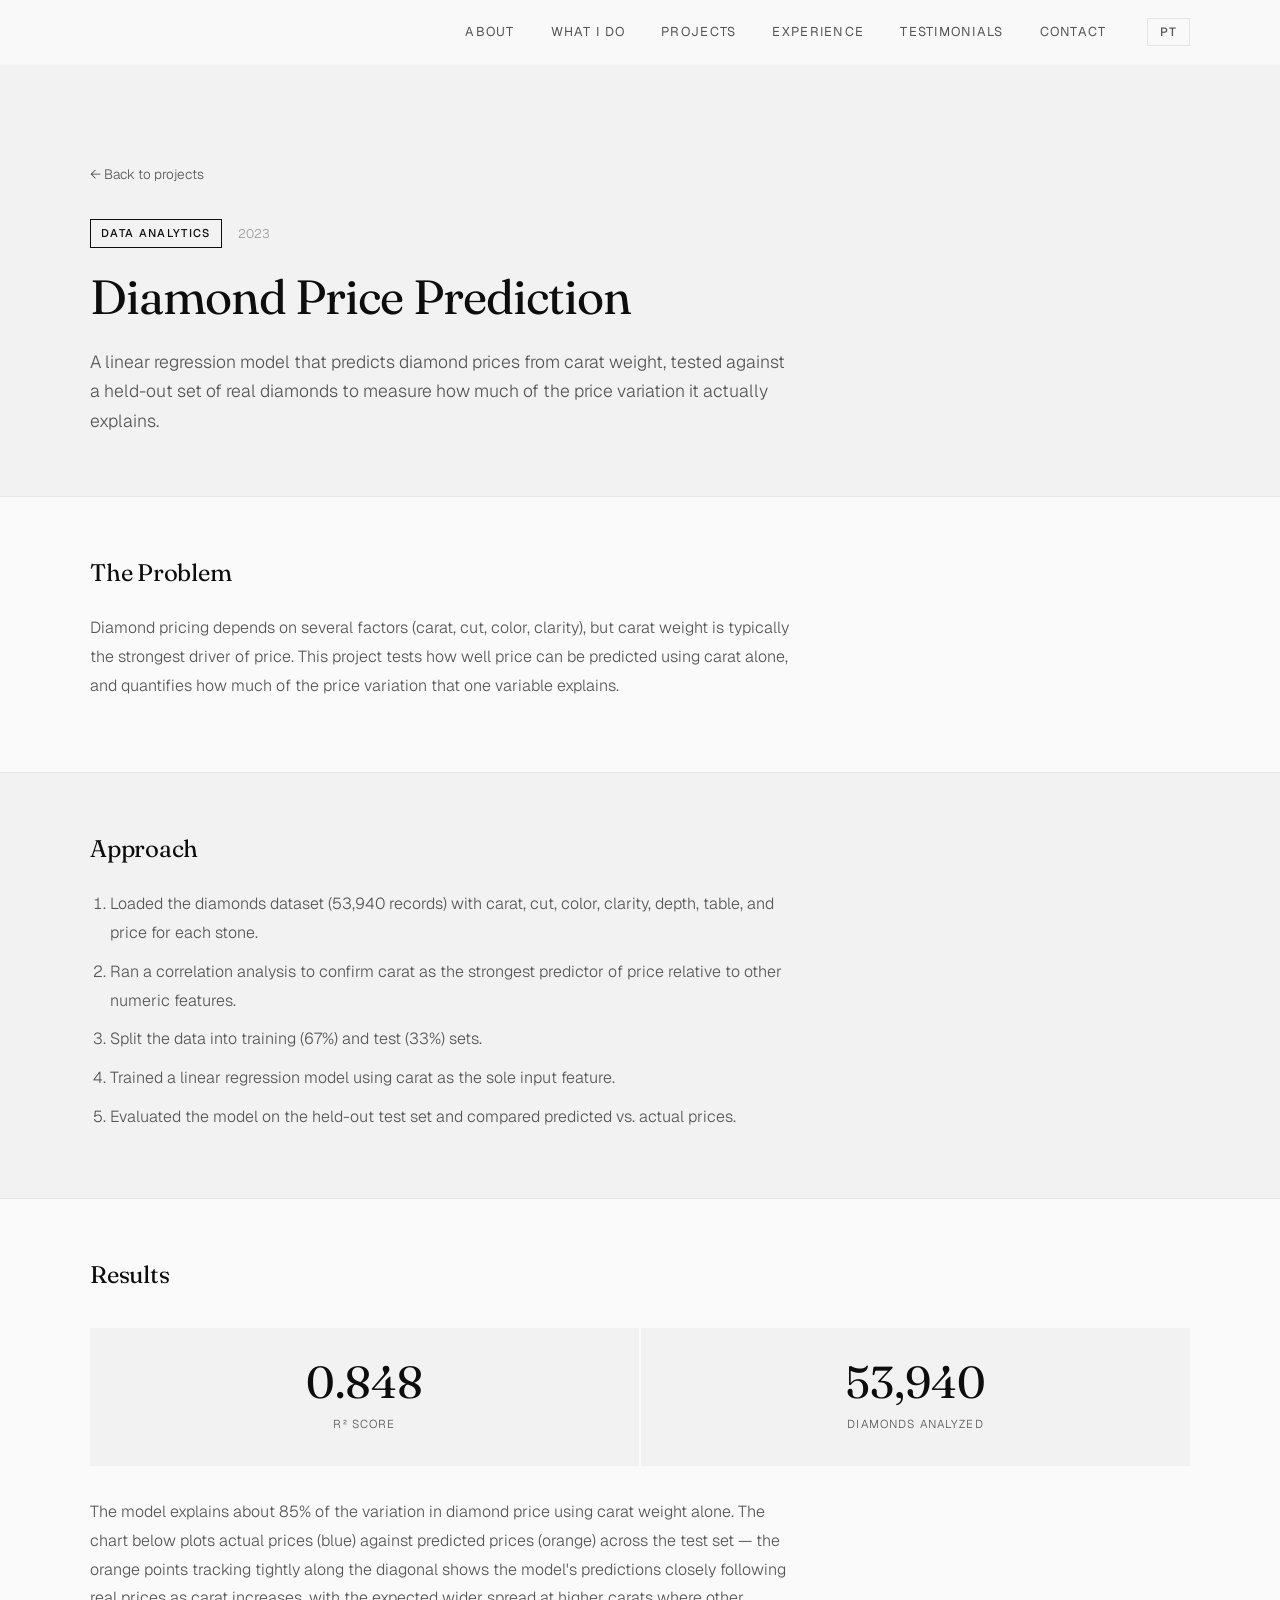
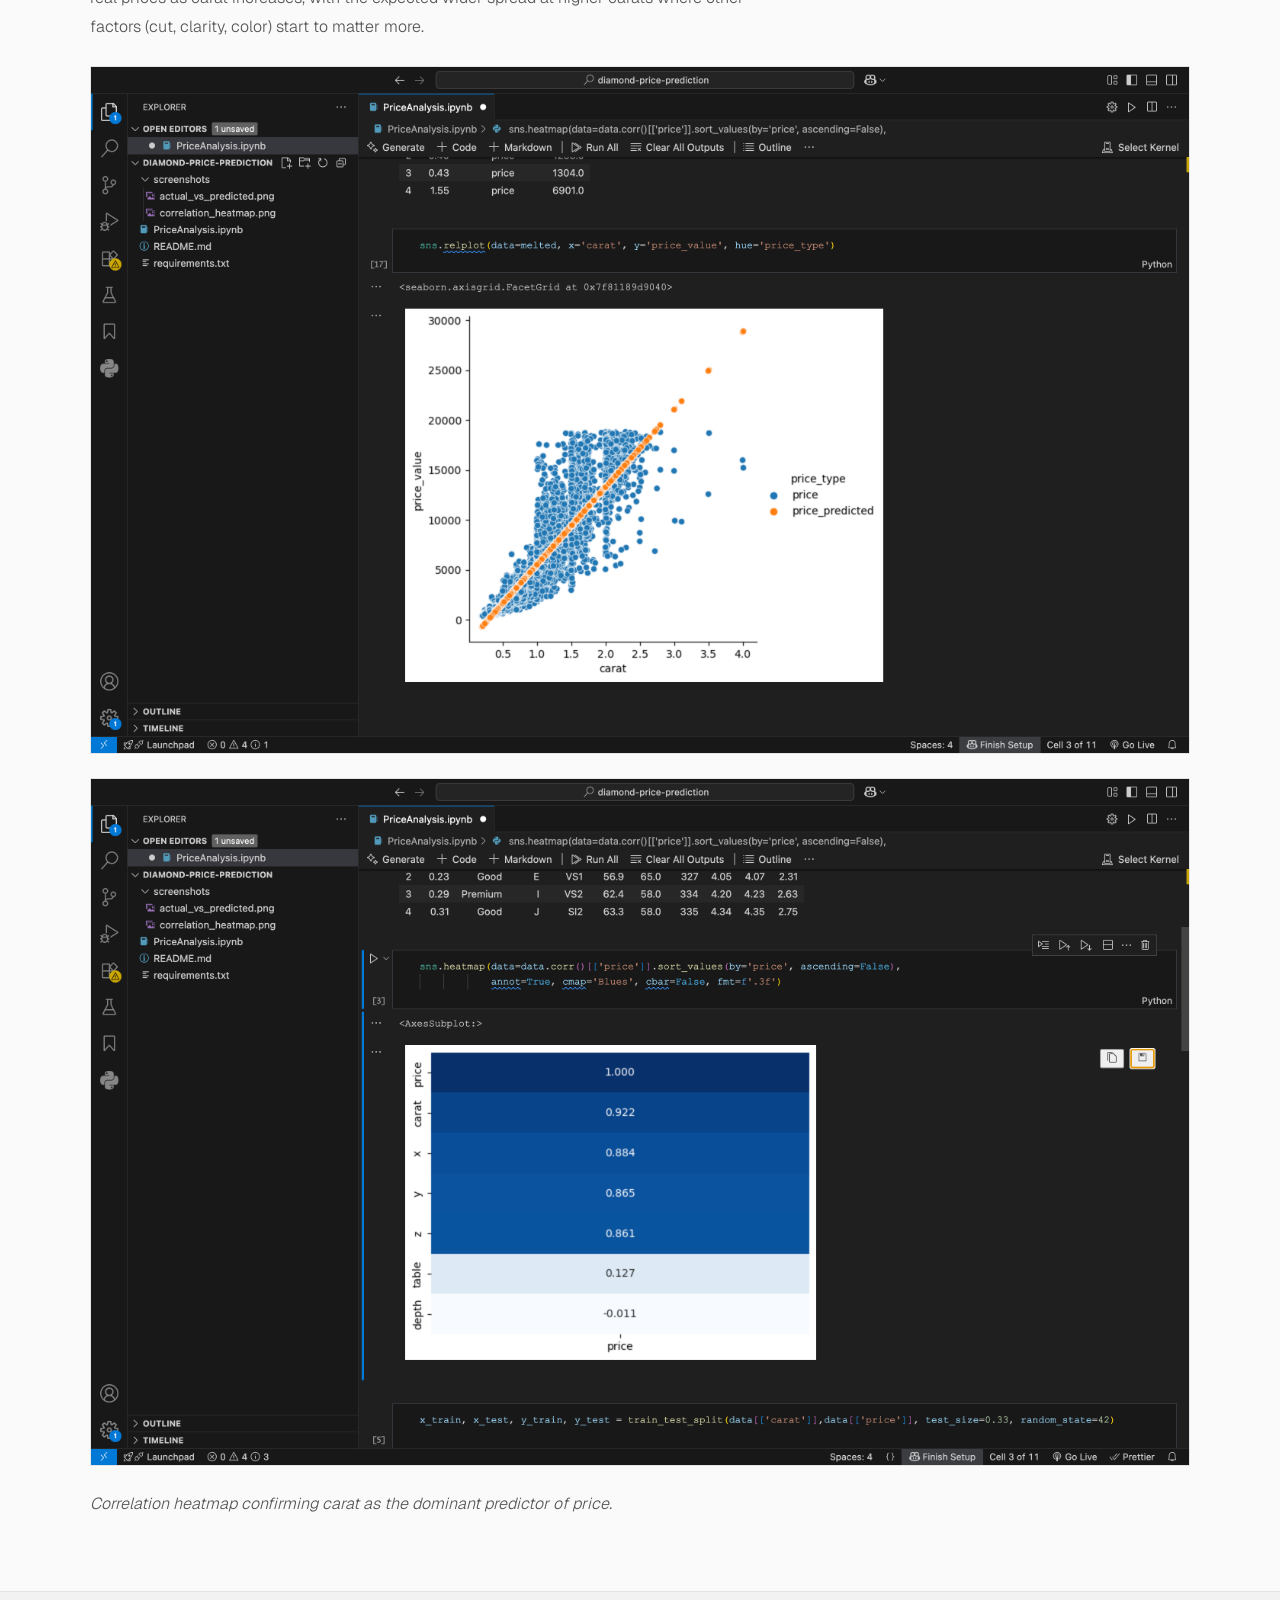
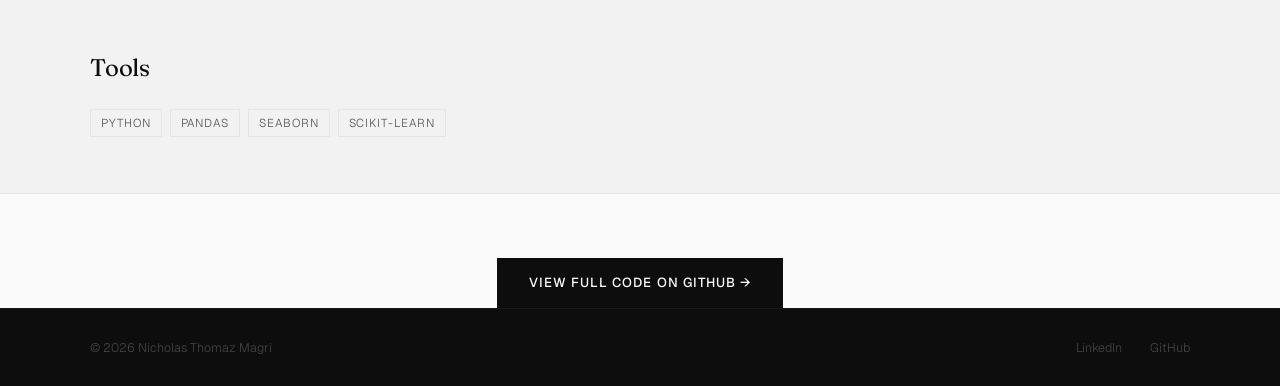
<file: case-studies/diamond-price-prediction.html>
<!DOCTYPE html>
<html lang="en">
<head>
  <meta charset="UTF-8" />
  <meta name="viewport" content="width=device-width, initial-scale=1.0" />

  <title>Diamond Price Prediction — Nicholas Thomaz Magri</title>
  <meta name="description" content="A linear regression model that predicts diamond prices based on carat weight. R² of 0.848." />

  <link rel="icon" href="../favicon.ico" sizes="any" />

  <link rel="preconnect" href="https://fonts.googleapis.com">
  <link rel="preconnect" href="https://fonts.gstatic.com" crossorigin>
  <link href="https://fonts.googleapis.com/css2?family=Fraunces:ital,opsz,wght@0,9..144,300..600;1,9..144,300..500&family=Geist:wght@300;400;500;600&display=swap" rel="stylesheet">
  <link rel="stylesheet" href="../styles.css" />
</head>
<body>

  <!-- NAV -->
  <nav id="nav">
    <div class="nav-inner">
      <div class="nav-links">
        <a href="../index.html#about" data-en="About" data-pt="Sobre">About</a>
        <a href="../index.html#services" data-en="What I Do" data-pt="O que faço">What I Do</a>
        <a href="../index.html#projects" data-en="Projects" data-pt="Projetos">Projects</a>
        <a href="../index.html#experience" data-en="Experience" data-pt="Experiência">Experience</a>
        <a href="../index.html#testimonials" data-en="Testimonials" data-pt="Depoimentos">Testimonials</a>
        <a href="../index.html#contact" data-en="Contact" data-pt="Contato">Contact</a>
      </div>
      <button class="lang-toggle" id="langToggle">PT</button>
    </div>
  </nav>

  <!-- CASE STUDY -->
  <section id="case-header" class="case-header">
    <div class="section-inner">
      <a href="../index.html#projects" class="case-back" data-en="← Back to projects" data-pt="← Voltar aos projetos">← Back to projects</a>
      <div class="case-meta">
        <span class="project-type client" data-en="Data Analytics" data-pt="Análise de Dados">Data Analytics</span>
        <span class="project-year">2023</span>
      </div>
      <h1 class="case-title">Diamond Price Prediction</h1>
      <p class="case-summary" data-en="A linear regression model that predicts diamond prices from carat weight, tested against a held-out set of real diamonds to measure how much of the price variation it actually explains." data-pt="Um modelo de regressão linear que prevê preços de diamantes a partir do peso em quilates, testado em um conjunto real de diamantes para medir quanto da variação de preço ele realmente explica.">
        A linear regression model that predicts diamond prices from carat weight, tested against a held-out set of real diamonds to measure how much of the price variation it actually explains.
      </p>
    </div>
  </section>

  <section class="case-section">
    <div class="section-inner">
      <h2 class="case-section-title" data-en="The Problem" data-pt="O Problema">The Problem</h2>
      <p data-en="Diamond pricing depends on several factors (carat, cut, color, clarity), but carat weight is typically the strongest driver of price. This project tests how well price can be predicted using carat alone, and quantifies how much of the price variation that one variable explains." data-pt="O preço de um diamante depende de vários fatores (quilate, corte, cor, clareza), mas o peso em quilates costuma ser o fator mais determinante. Este projeto testa o quão bem o preço pode ser previsto usando apenas o quilate, e quantifica quanto da variação de preço essa única variável explica.">
        Diamond pricing depends on several factors (carat, cut, color, clarity), but carat weight is typically the strongest driver of price. This project tests how well price can be predicted using carat alone, and quantifies how much of the price variation that one variable explains.
      </p>
    </div>
  </section>

  <section class="case-section">
    <div class="section-inner">
      <h2 class="case-section-title" data-en="Approach" data-pt="Abordagem">Approach</h2>
      <ol>
        <li data-en="Loaded the diamonds dataset (53,940 records) with carat, cut, color, clarity, depth, table, and price for each stone." data-pt="Carreguei o conjunto de dados de diamantes (53.940 registros) com quilate, corte, cor, clareza, profundidade, tabela e preço de cada pedra.">Loaded the diamonds dataset (53,940 records) with carat, cut, color, clarity, depth, table, and price for each stone.</li>
        <li data-en="Ran a correlation analysis to confirm carat as the strongest predictor of price relative to other numeric features." data-pt="Realizei uma análise de correlação para confirmar o quilate como o melhor preditor de preço em relação às demais variáveis numéricas.">Ran a correlation analysis to confirm carat as the strongest predictor of price relative to other numeric features.</li>
        <li data-en="Split the data into training (67%) and test (33%) sets." data-pt="Dividi os dados em conjuntos de treino (67%) e teste (33%).">Split the data into training (67%) and test (33%) sets.</li>
        <li data-en="Trained a linear regression model using carat as the sole input feature." data-pt="Treinei um modelo de regressão linear usando apenas o quilate como variável de entrada.">Trained a linear regression model using carat as the sole input feature.</li>
        <li data-en="Evaluated the model on the held-out test set and compared predicted vs. actual prices." data-pt="Avaliei o modelo no conjunto de teste e comparei os preços previstos com os reais.">Evaluated the model on the held-out test set and compared predicted vs. actual prices.</li>
      </ol>
    </div>
  </section>

  <section class="case-section">
    <div class="section-inner">
      <h2 class="case-section-title" data-en="Results" data-pt="Resultados">Results</h2>
      <div class="case-stats">
        <div class="case-stat">
          <div class="case-stat-number">0.848</div>
          <div class="case-stat-label" data-en="R² Score" data-pt="R² Score">R² Score</div>
        </div>
        <div class="case-stat">
          <div class="case-stat-number">53,940</div>
          <div class="case-stat-label" data-en="Diamonds Analyzed" data-pt="Diamantes Analisados">Diamonds Analyzed</div>
        </div>
      </div>
      <p data-en="The model explains about 85% of the variation in diamond price using carat weight alone. The chart below plots actual prices (blue) against predicted prices (orange) across the test set — the orange points tracking tightly along the diagonal shows the model's predictions closely following real prices as carat increases, with the expected wider spread at higher carats where other factors (cut, clarity, color) start to matter more." data-pt="O modelo explica cerca de 85% da variação no preço dos diamantes usando apenas o peso em quilates. O gráfico abaixo mostra os preços reais (azul) contra os preços previstos (laranja) no conjunto de teste — os pontos laranja seguindo de perto a diagonal mostram que as previsões do modelo acompanham de perto os preços reais conforme o quilate aumenta, com a dispersão maior esperada em quilates mais altos, onde outros fatores (corte, clareza, cor) passam a importar mais.">
        The model explains about 85% of the variation in diamond price using carat weight alone. The chart below plots actual prices (blue) against predicted prices (orange) across the test set — the orange points tracking tightly along the diagonal shows the model's predictions closely following real prices as carat increases, with the expected wider spread at higher carats where other factors (cut, clarity, color) start to matter more.
      </p>
      <div class="case-image-wrap">
        <img src="assets/diamond-actual-vs-predicted.png" alt="Actual vs predicted diamond prices scatter plot" />
      </div>
      <div class="case-image-wrap">
        <img src="assets/diamond-correlation-heatmap.png" alt="Correlation heatmap of diamond features vs price" />
      </div>
      <p class="case-image-caption" data-en="Correlation heatmap confirming carat as the dominant predictor of price." data-pt="Mapa de correlação confirmando o quilate como o preditor dominante de preço.">Correlation heatmap confirming carat as the dominant predictor of price.</p>
    </div>
  </section>

  <section class="case-section">
    <div class="section-inner">
      <h2 class="case-section-title" data-en="Tools" data-pt="Ferramentas">Tools</h2>
      <div class="case-stack">
        <span>Python</span><span>pandas</span><span>seaborn</span><span>scikit-learn</span>
      </div>
    </div>
  </section>

  <section class="case-section case-cta">
    <div class="section-inner">
      <a href="https://github.com/Ntmagri/diamond-price-prediction" target="_blank" rel="noopener" class="btn-primary" data-en="View full code on GitHub →" data-pt="Ver código completo no GitHub →">View full code on GitHub →</a>
    </div>
  </section>

  <!-- FOOTER -->
  <footer>
    <div class="footer-inner">
      <div class="footer-left">© 2026 Nicholas Thomaz Magri</div>
      <div class="footer-right">
        <a href="https://www.linkedin.com/in/nicholas-magri-24b86b232/" target="_blank" rel="noopener">LinkedIn</a>
        <a href="https://github.com/Ntmagri" target="_blank" rel="noopener">GitHub</a>
      </div>
    </div>
  </footer>

  <script src="../script.js"></script>
</body>
</html>
</file>
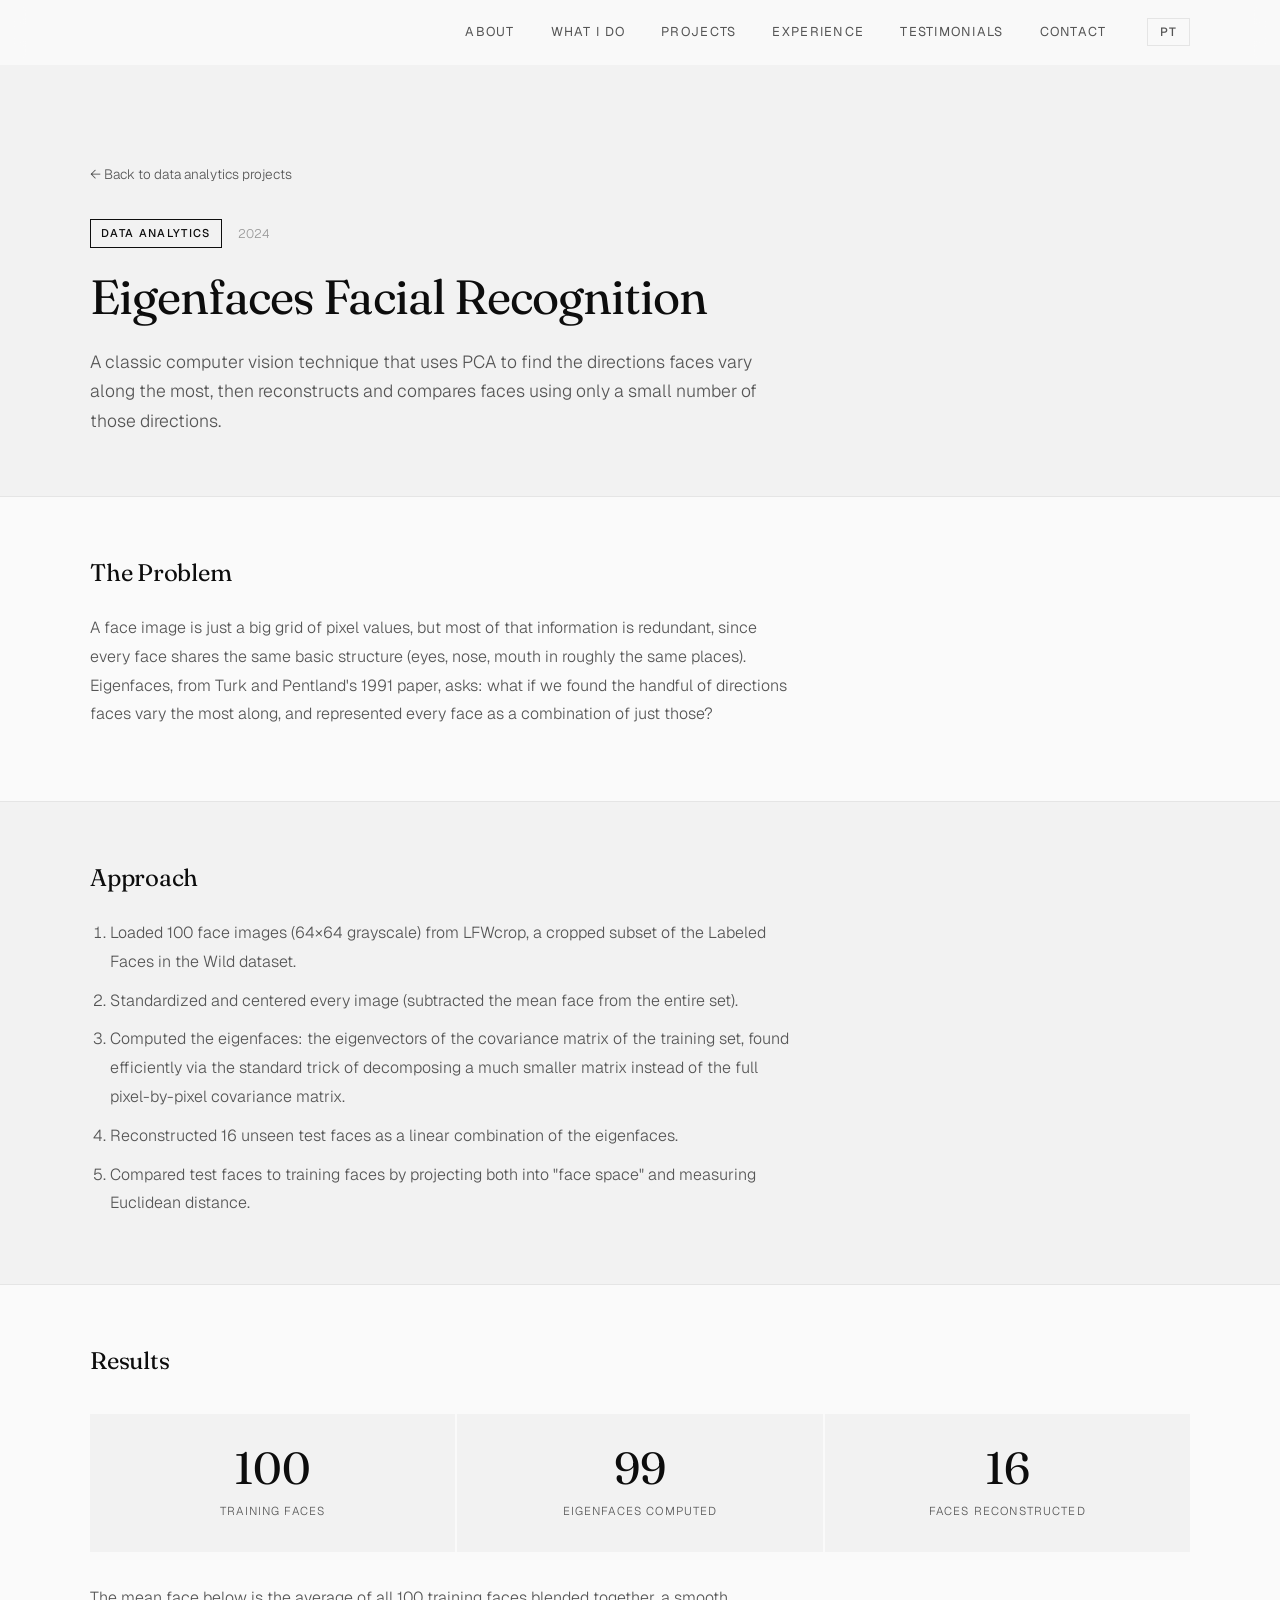
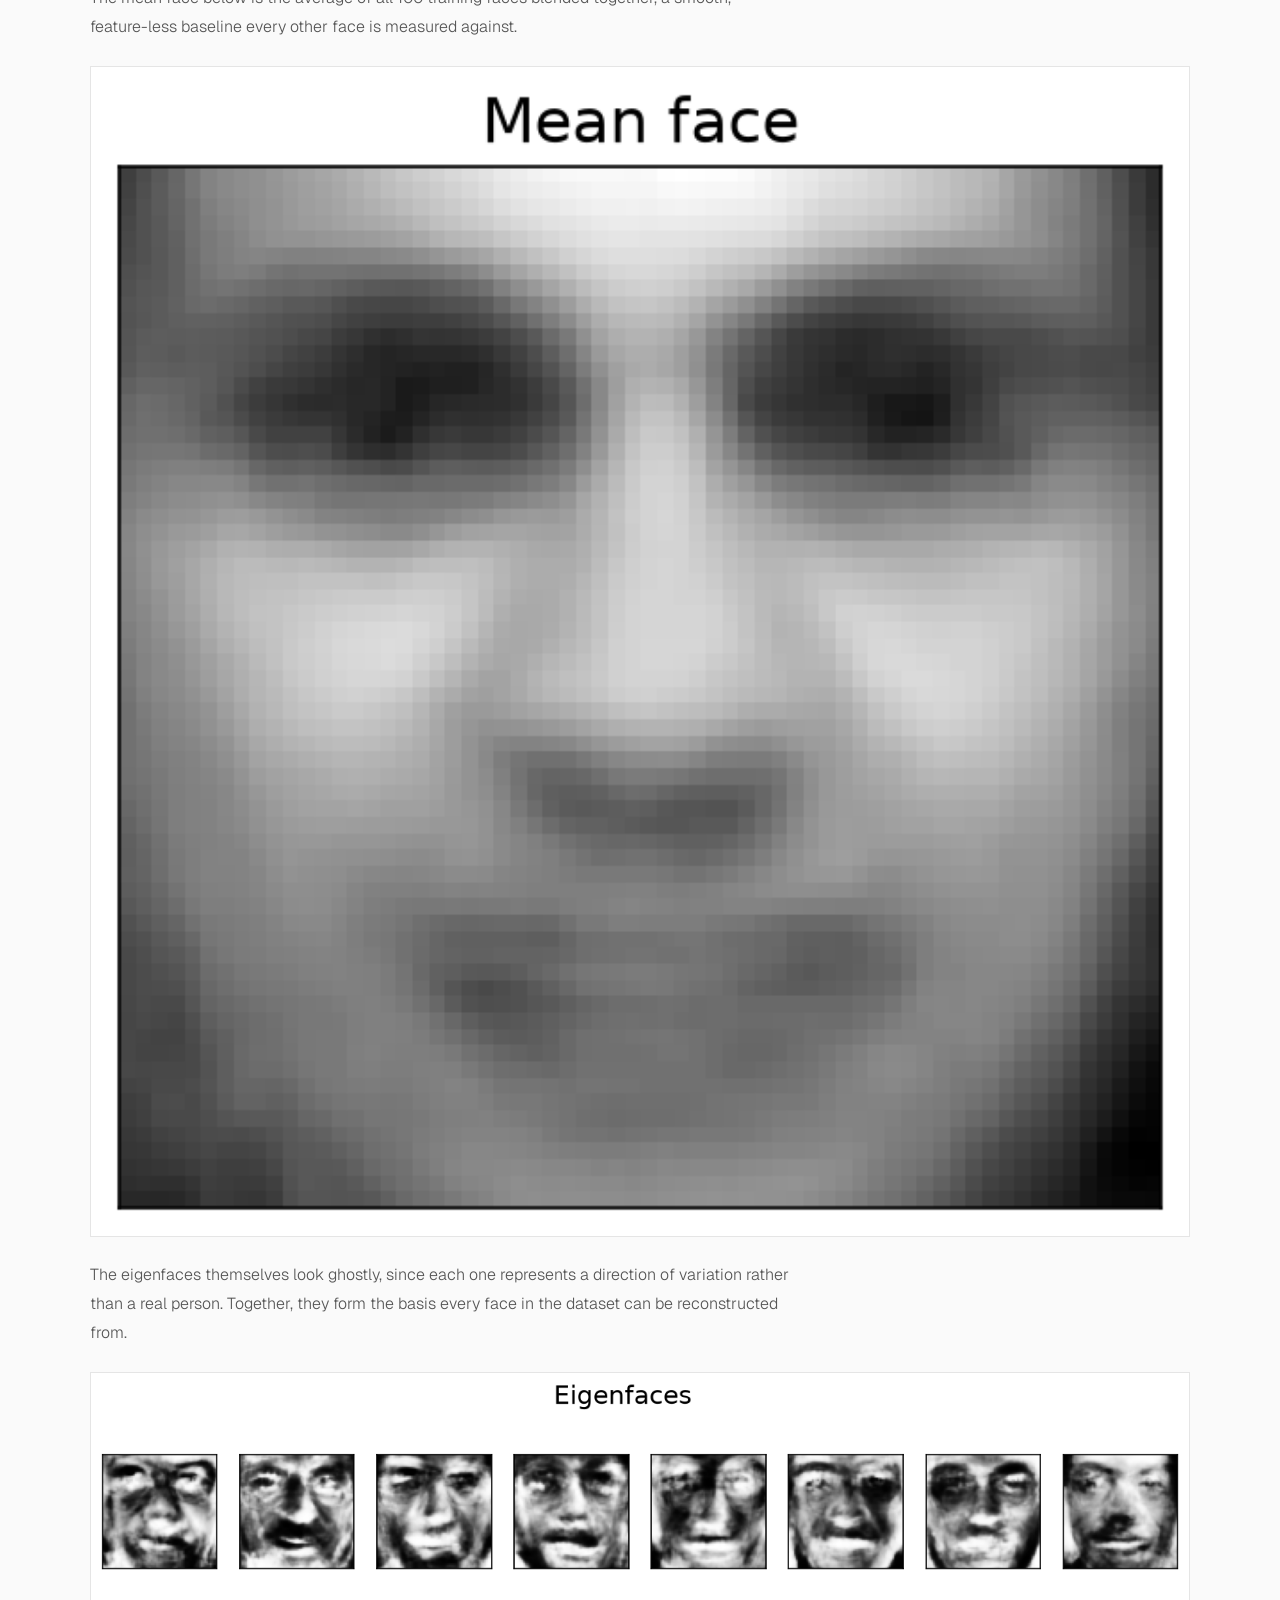
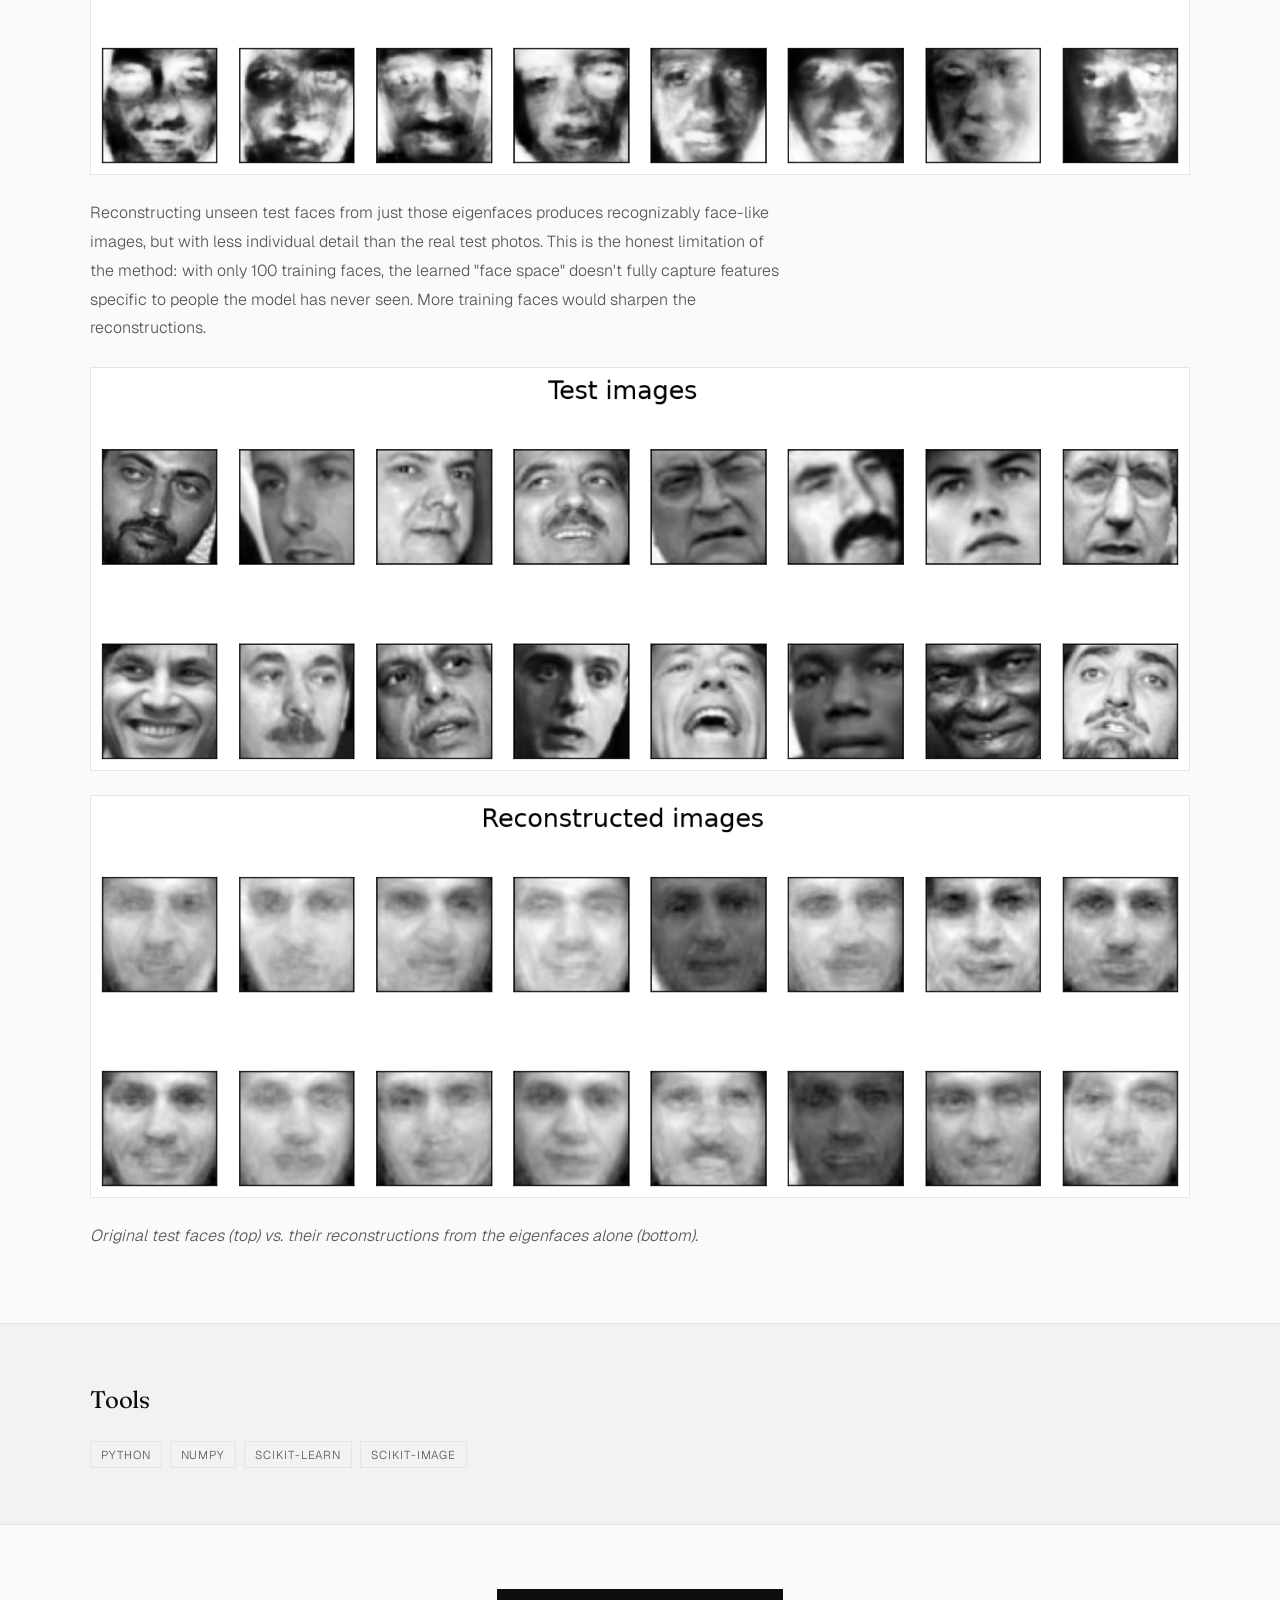
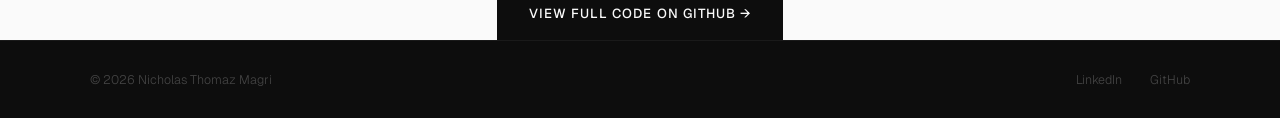
<file: case-studies/eigenfaces-facial-recognition.html>
<!DOCTYPE html>
<html lang="en">
<head>
  <meta charset="UTF-8" />
  <meta name="viewport" content="width=device-width, initial-scale=1.0" />

  <title>Eigenfaces Facial Recognition — Nicholas Thomaz Magri</title>
  <meta name="description" content="A PCA-based facial recognition system (Eigenfaces) built on 100 face images, with reconstruction and face-space comparison." />

  <link rel="icon" href="../favicon.ico" sizes="any" />

  <link rel="preconnect" href="https://fonts.googleapis.com">
  <link rel="preconnect" href="https://fonts.gstatic.com" crossorigin>
  <link href="https://fonts.googleapis.com/css2?family=Fraunces:ital,opsz,wght@0,9..144,300..600;1,9..144,300..500&family=Geist:wght@300;400;500;600&display=swap" rel="stylesheet">
  <link rel="stylesheet" href="../styles.css" />
</head>
<body>

  <!-- NAV -->
  <nav id="nav">
    <div class="nav-inner">
      <div class="nav-links">
        <a href="../index.html#about" data-en="About" data-pt="Sobre">About</a>
        <a href="../index.html#services" data-en="What I Do" data-pt="O que faço">What I Do</a>
        <a href="../index.html#projects" data-en="Projects" data-pt="Projetos">Projects</a>
        <a href="../index.html#experience" data-en="Experience" data-pt="Experiência">Experience</a>
        <a href="../index.html#testimonials" data-en="Testimonials" data-pt="Depoimentos">Testimonials</a>
        <a href="../index.html#contact" data-en="Contact" data-pt="Contato">Contact</a>
      </div>
      <button class="lang-toggle" id="langToggle">PT</button>
    </div>
  </nav>

  <!-- CASE STUDY -->
  <section id="case-header" class="case-header">
    <div class="section-inner">
      <a href="../data-analytics.html" class="case-back" data-en="← Back to data analytics projects" data-pt="← Voltar aos projetos de análise de dados">← Back to data analytics projects</a>
      <div class="case-meta">
        <span class="project-type client" data-en="Data Analytics" data-pt="Análise de Dados">Data Analytics</span>
        <span class="project-year">2024</span>
      </div>
      <h1 class="case-title">Eigenfaces Facial Recognition</h1>
      <p class="case-summary" data-en="A classic computer vision technique that uses PCA to find the directions faces vary along the most, then reconstructs and compares faces using only a small number of those directions." data-pt="Uma técnica clássica de visão computacional que usa PCA para encontrar as direções em que os rostos mais variam, e então reconstrói e compara rostos usando apenas um pequeno número dessas direções.">
        A classic computer vision technique that uses PCA to find the directions faces vary along the most, then reconstructs and compares faces using only a small number of those directions.
      </p>
    </div>
  </section>

  <section class="case-section">
    <div class="section-inner">
      <h2 class="case-section-title" data-en="The Problem" data-pt="O Problema">The Problem</h2>
      <p data-en="A face image is just a big grid of pixel values, but most of that information is redundant, since every face shares the same basic structure (eyes, nose, mouth in roughly the same places). Eigenfaces, from Turk and Pentland's 1991 paper, asks: what if we found the handful of directions faces vary the most along, and represented every face as a combination of just those?" data-pt="Uma imagem de rosto é apenas uma grade grande de valores de pixel, mas a maior parte dessa informação é redundante, já que todo rosto compartilha a mesma estrutura básica (olhos, nariz e boca em posições parecidas). O método Eigenfaces, do artigo de Turk e Pentland de 1991, propõe: e se encontrássemos as poucas direções em que os rostos mais variam, e representássemos cada rosto como uma combinação dessas direções?">
        A face image is just a big grid of pixel values, but most of that information is redundant, since every face shares the same basic structure (eyes, nose, mouth in roughly the same places). Eigenfaces, from Turk and Pentland's 1991 paper, asks: what if we found the handful of directions faces vary the most along, and represented every face as a combination of just those?
      </p>
    </div>
  </section>

  <section class="case-section">
    <div class="section-inner">
      <h2 class="case-section-title" data-en="Approach" data-pt="Abordagem">Approach</h2>
      <ol>
        <li data-en="Loaded 100 face images (64×64 grayscale) from LFWcrop, a cropped subset of the Labeled Faces in the Wild dataset." data-pt="Carreguei 100 imagens de rosto (64×64 em escala de cinza) do LFWcrop, um subconjunto recortado do dataset Labeled Faces in the Wild.">Loaded 100 face images (64×64 grayscale) from LFWcrop, a cropped subset of the Labeled Faces in the Wild dataset.</li>
        <li data-en="Standardized and centered every image (subtracted the mean face from the entire set)." data-pt="Padronizei e centralizei cada imagem (subtraindo o rosto médio de todo o conjunto).">Standardized and centered every image (subtracted the mean face from the entire set).</li>
        <li data-en="Computed the eigenfaces: the eigenvectors of the covariance matrix of the training set, found efficiently via the standard trick of decomposing a much smaller matrix instead of the full pixel-by-pixel covariance matrix." data-pt="Calculei as eigenfaces: os autovetores da matriz de covariância do conjunto de treino, obtidos de forma eficiente decompondo uma matriz muito menor em vez da matriz de covariância pixel a pixel completa.">Computed the eigenfaces: the eigenvectors of the covariance matrix of the training set, found efficiently via the standard trick of decomposing a much smaller matrix instead of the full pixel-by-pixel covariance matrix.</li>
        <li data-en="Reconstructed 16 unseen test faces as a linear combination of the eigenfaces." data-pt="Reconstruí 16 rostos de teste nunca vistos como uma combinação linear das eigenfaces.">Reconstructed 16 unseen test faces as a linear combination of the eigenfaces.</li>
        <li data-en="Compared test faces to training faces by projecting both into 'face space' and measuring Euclidean distance." data-pt="Comparei rostos de teste com rostos de treino projetando ambos no 'espaço de rostos' e medindo a distância euclidiana.">Compared test faces to training faces by projecting both into "face space" and measuring Euclidean distance.</li>
      </ol>
    </div>
  </section>

  <section class="case-section">
    <div class="section-inner">
      <h2 class="case-section-title" data-en="Results" data-pt="Resultados">Results</h2>
      <div class="case-stats">
        <div class="case-stat">
          <div class="case-stat-number">100</div>
          <div class="case-stat-label" data-en="Training Faces" data-pt="Rostos de Treino">Training Faces</div>
        </div>
        <div class="case-stat">
          <div class="case-stat-number">99</div>
          <div class="case-stat-label" data-en="Eigenfaces Computed" data-pt="Eigenfaces Calculadas">Eigenfaces Computed</div>
        </div>
        <div class="case-stat">
          <div class="case-stat-number">16</div>
          <div class="case-stat-label" data-en="Faces Reconstructed" data-pt="Rostos Reconstruídos">Faces Reconstructed</div>
        </div>
      </div>
      <p data-en="The mean face below is the average of all 100 training faces blended together, a smooth, feature-less baseline every other face is measured against." data-pt="O rosto médio abaixo é a média dos 100 rostos de treino combinados, uma base suave e sem traços marcantes contra a qual todo outro rosto é medido.">
        The mean face below is the average of all 100 training faces blended together, a smooth, feature-less baseline every other face is measured against.
      </p>
      <div class="case-image-wrap">
        <img src="assets/eigenfaces-mean-face.png" alt="Mean face computed from 100 training images" />
      </div>
      <p data-en="The eigenfaces themselves look ghostly, since each one represents a direction of variation rather than a real person. Together, they form the basis every face in the dataset can be reconstructed from." data-pt="As eigenfaces em si parecem fantasmagóricas, já que cada uma representa uma direção de variação e não uma pessoa real. Juntas, elas formam a base a partir da qual qualquer rosto do dataset pode ser reconstruído.">
        The eigenfaces themselves look ghostly, since each one represents a direction of variation rather than a real person. Together, they form the basis every face in the dataset can be reconstructed from.
      </p>
      <div class="case-image-wrap">
        <img src="assets/eigenfaces-eigenfaces.png" alt="Grid of computed eigenfaces" />
      </div>
      <p data-en="Reconstructing unseen test faces from just those eigenfaces produces recognizably face-like images, but with less individual detail than the real test photos. This is the honest limitation of the method: with only 100 training faces, the learned 'face space' doesn't fully capture features specific to people the model has never seen. More training faces would sharpen the reconstructions." data-pt="Reconstruir rostos de teste nunca vistos usando apenas essas eigenfaces produz imagens reconhecíveis como rostos, mas com menos detalhes individuais do que as fotos reais de teste. Essa é a limitação honesta do método: com apenas 100 rostos de treino, o 'espaço de rostos' aprendido não captura totalmente características específicas de pessoas que o modelo nunca viu. Mais rostos de treino tornariam as reconstruções mais nítidas.">
        Reconstructing unseen test faces from just those eigenfaces produces recognizably face-like images, but with less individual detail than the real test photos. This is the honest limitation of the method: with only 100 training faces, the learned "face space" doesn't fully capture features specific to people the model has never seen. More training faces would sharpen the reconstructions.
      </p>
      <div class="case-image-wrap">
        <img src="assets/eigenfaces-test-images.png" alt="Test faces before reconstruction" />
      </div>
      <div class="case-image-wrap">
        <img src="assets/eigenfaces-reconstructed.png" alt="Test faces reconstructed from eigenfaces" />
      </div>
      <p class="case-image-caption" data-en="Original test faces (top) vs. their reconstructions from the eigenfaces alone (bottom)." data-pt="Rostos de teste originais (acima) vs. suas reconstruções feitas apenas a partir das eigenfaces (abaixo).">Original test faces (top) vs. their reconstructions from the eigenfaces alone (bottom).</p>
    </div>
  </section>

  <section class="case-section">
    <div class="section-inner">
      <h2 class="case-section-title" data-en="Tools" data-pt="Ferramentas">Tools</h2>
      <div class="case-stack">
        <span>Python</span><span>NumPy</span><span>scikit-learn</span><span>scikit-image</span>
      </div>
    </div>
  </section>

  <section class="case-section case-cta">
    <div class="section-inner">
      <a href="https://github.com/Ntmagri/eigenfaces-pca-facial-recognition" target="_blank" rel="noopener" class="btn-primary" data-en="View full code on GitHub →" data-pt="Ver código completo no GitHub →">View full code on GitHub →</a>
    </div>
  </section>

  <!-- FOOTER -->
  <footer>
    <div class="footer-inner">
      <div class="footer-left">© 2026 Nicholas Thomaz Magri</div>
      <div class="footer-right">
        <a href="https://www.linkedin.com/in/nicholas-magri-24b86b232/" target="_blank" rel="noopener">LinkedIn</a>
        <a href="https://github.com/Ntmagri" target="_blank" rel="noopener">GitHub</a>
      </div>
    </div>
  </footer>

  <script src="../script.js"></script>
</body>
</html>
</file>
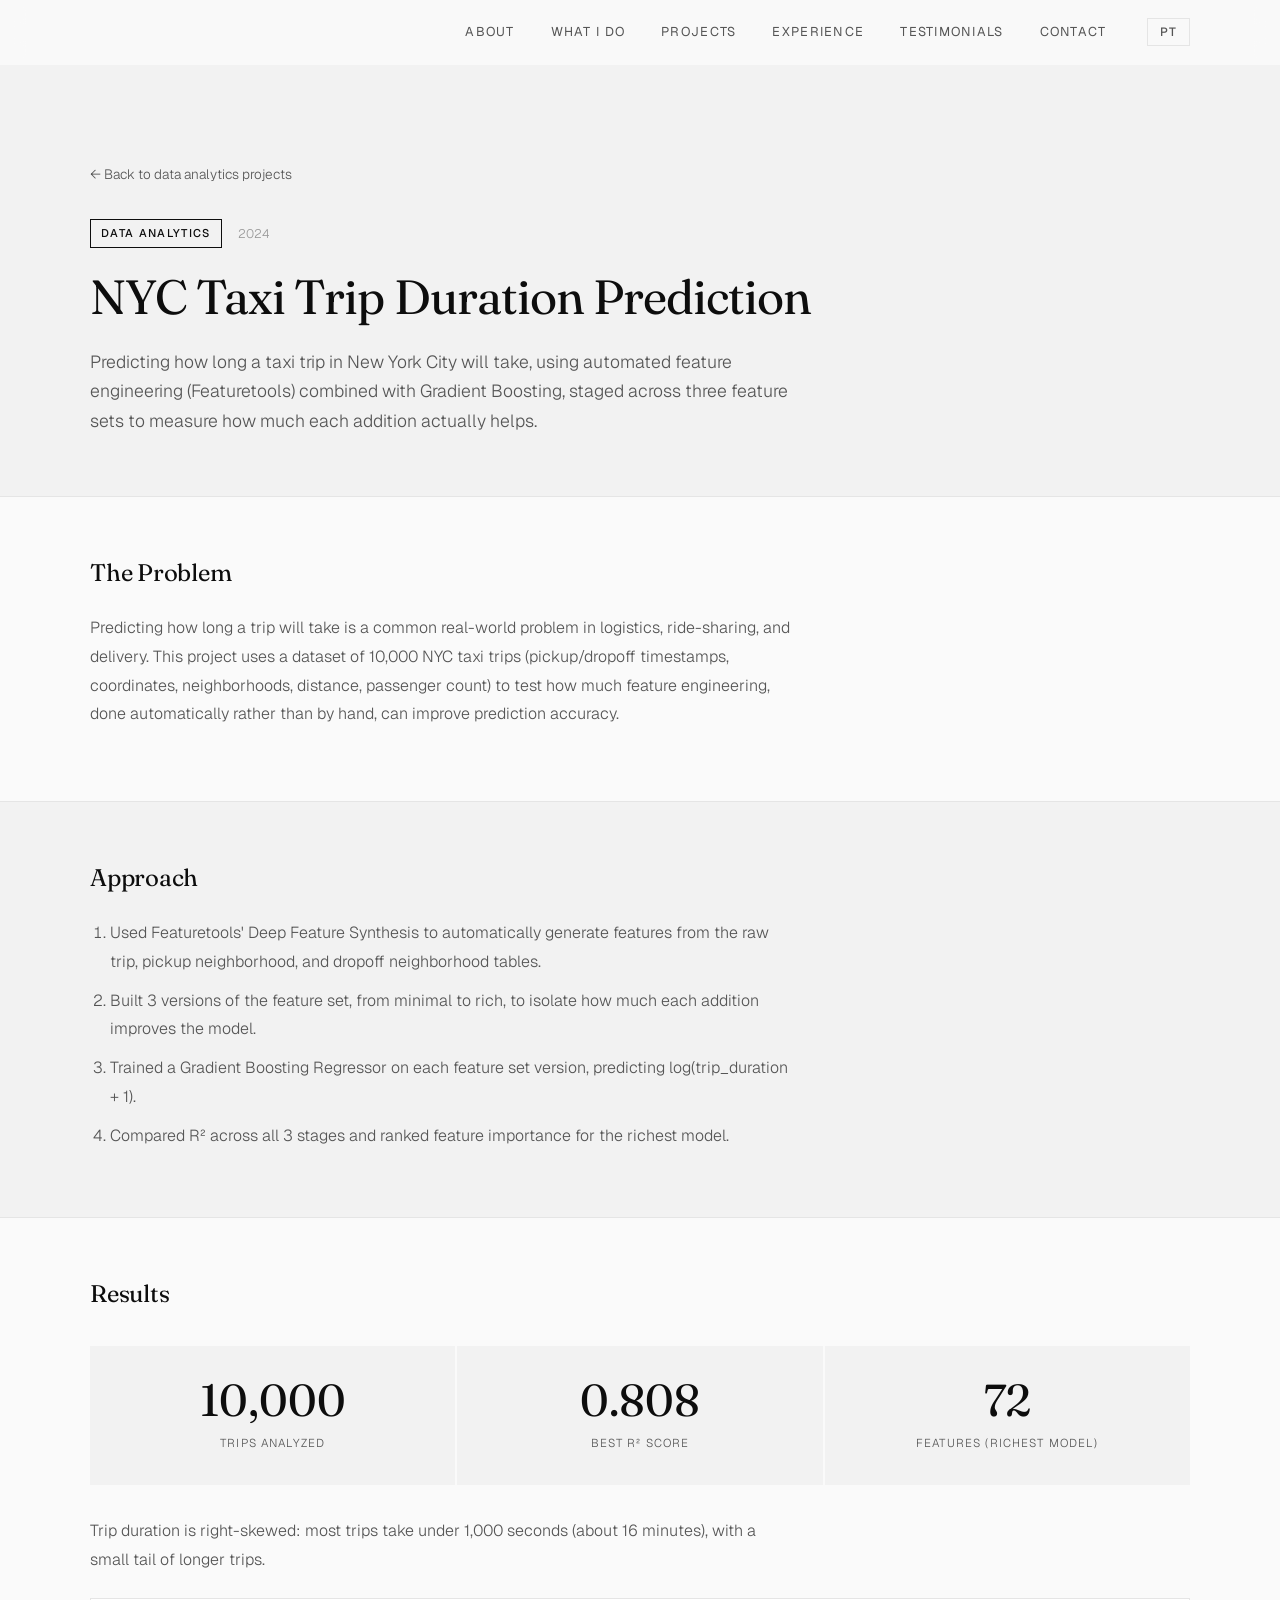
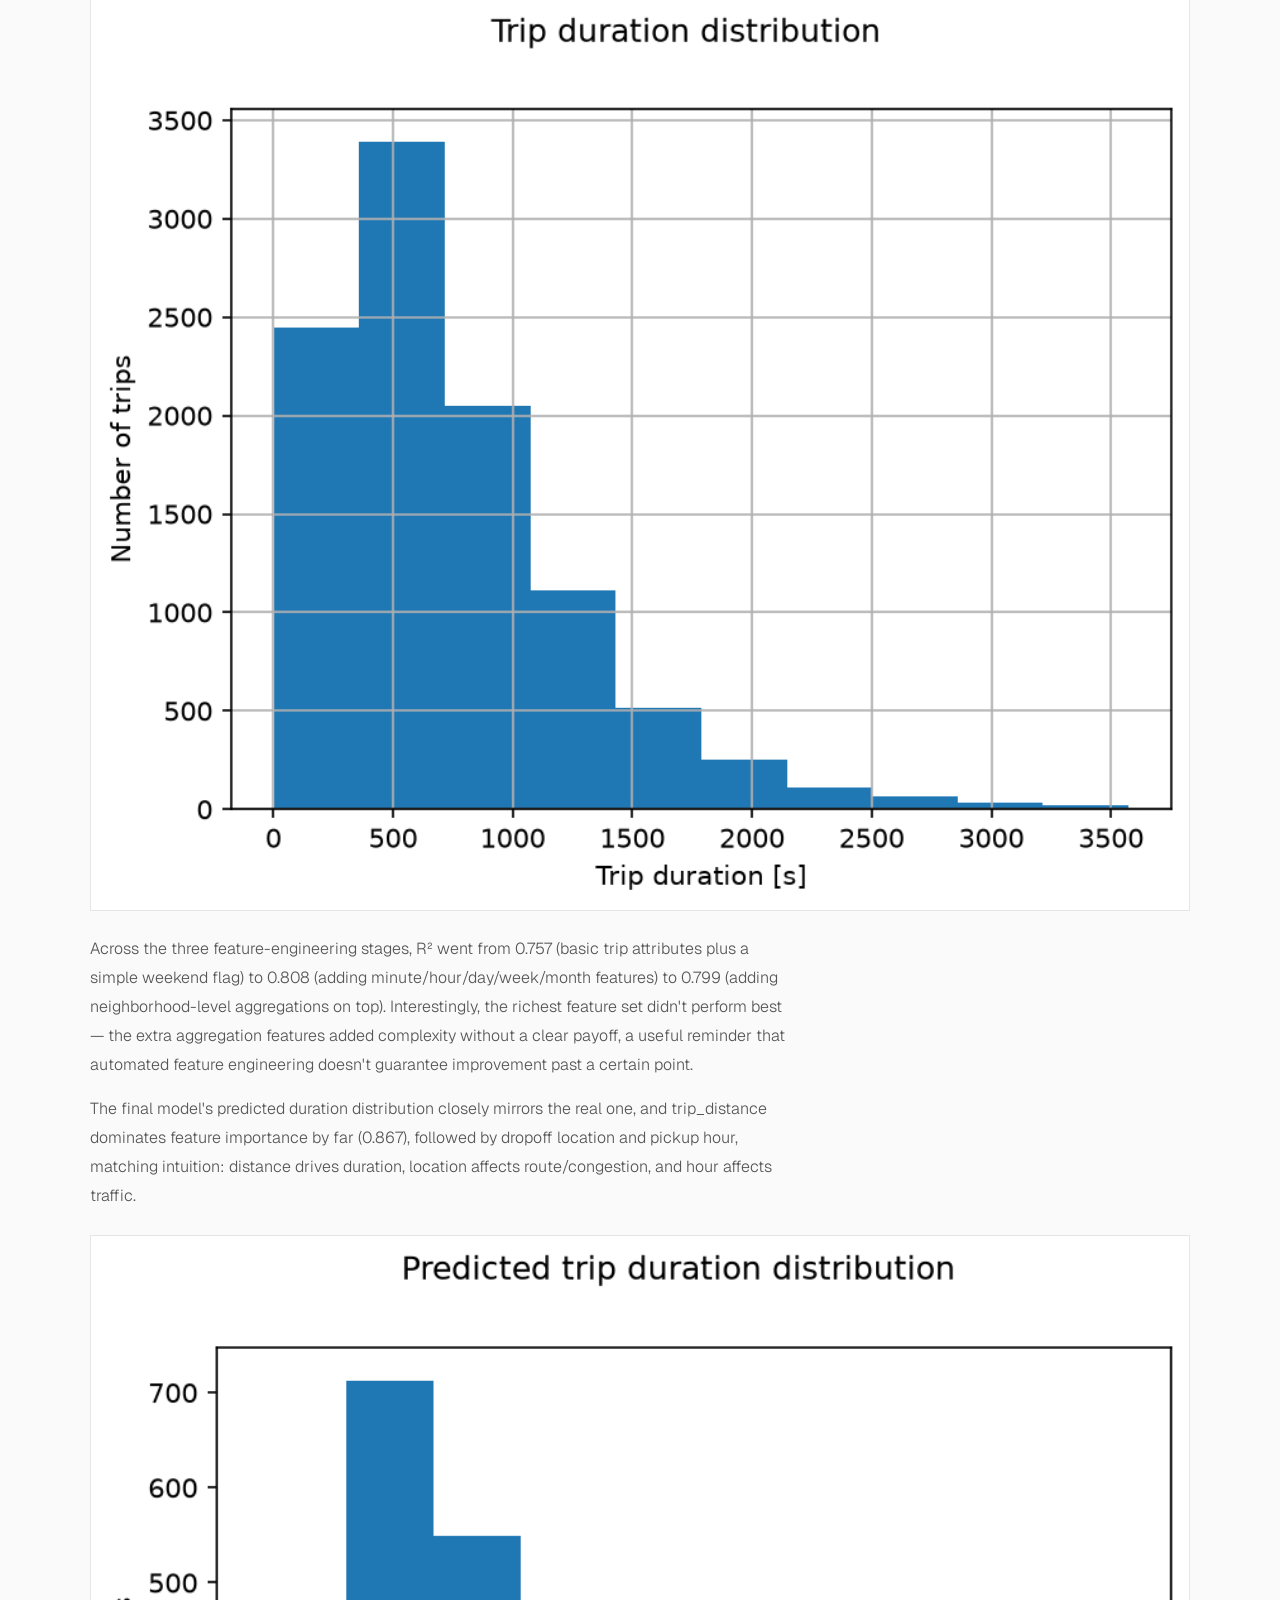
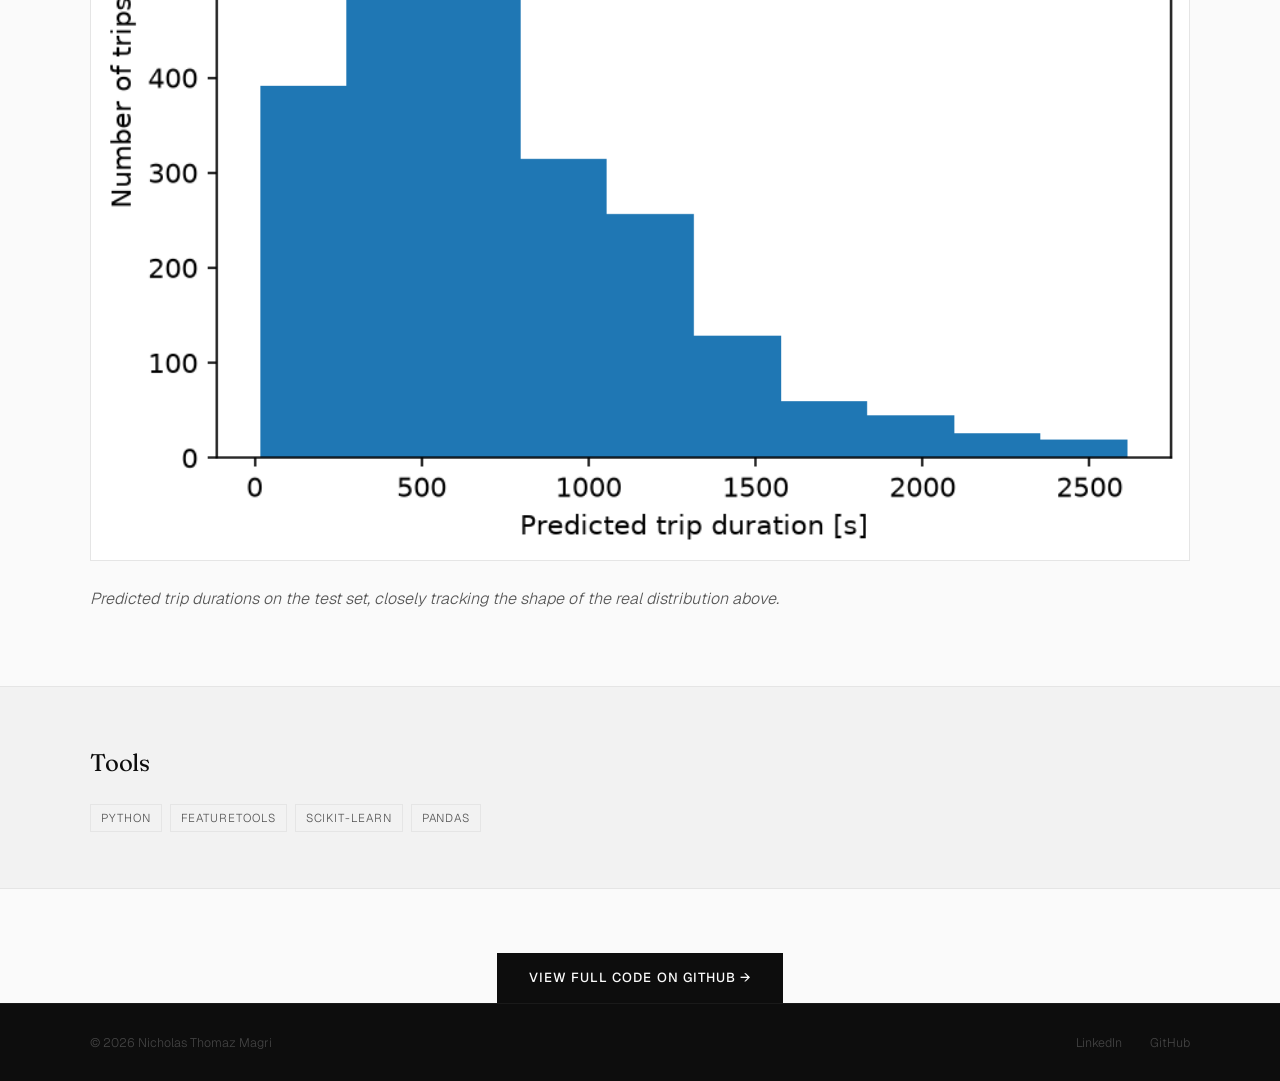
<file: case-studies/nyc-taxi-trip-duration.html>
<!DOCTYPE html>
<html lang="en">
<head>
  <meta charset="UTF-8" />
  <meta name="viewport" content="width=device-width, initial-scale=1.0" />

  <title>NYC Taxi Trip Duration Prediction — Nicholas Thomaz Magri</title>
  <meta name="description" content="Predicting NYC taxi trip duration using automated feature engineering (Featuretools) and Gradient Boosting, staged across 3 feature sets." />

  <link rel="icon" href="../favicon.ico" sizes="any" />

  <link rel="preconnect" href="https://fonts.googleapis.com">
  <link rel="preconnect" href="https://fonts.gstatic.com" crossorigin>
  <link href="https://fonts.googleapis.com/css2?family=Fraunces:ital,opsz,wght@0,9..144,300..600;1,9..144,300..500&family=Geist:wght@300;400;500;600&display=swap" rel="stylesheet">
  <link rel="stylesheet" href="../styles.css" />
</head>
<body>

  <!-- NAV -->
  <nav id="nav">
    <div class="nav-inner">
      <div class="nav-links">
        <a href="../index.html#about" data-en="About" data-pt="Sobre">About</a>
        <a href="../index.html#services" data-en="What I Do" data-pt="O que faço">What I Do</a>
        <a href="../index.html#projects" data-en="Projects" data-pt="Projetos">Projects</a>
        <a href="../index.html#experience" data-en="Experience" data-pt="Experiência">Experience</a>
        <a href="../index.html#testimonials" data-en="Testimonials" data-pt="Depoimentos">Testimonials</a>
        <a href="../index.html#contact" data-en="Contact" data-pt="Contato">Contact</a>
      </div>
      <button class="lang-toggle" id="langToggle">PT</button>
    </div>
  </nav>

  <!-- CASE STUDY -->
  <section id="case-header" class="case-header">
    <div class="section-inner">
      <a href="../data-analytics.html" class="case-back" data-en="← Back to data analytics projects" data-pt="← Voltar aos projetos de análise de dados">← Back to data analytics projects</a>
      <div class="case-meta">
        <span class="project-type client" data-en="Data Analytics" data-pt="Análise de Dados">Data Analytics</span>
        <span class="project-year">2024</span>
      </div>
      <h1 class="case-title">NYC Taxi Trip Duration Prediction</h1>
      <p class="case-summary" data-en="Predicting how long a taxi trip in New York City will take, using automated feature engineering (Featuretools) combined with Gradient Boosting, staged across three feature sets to measure how much each addition actually helps." data-pt="Prevendo quanto tempo uma corrida de táxi em Nova York vai durar, usando engenharia automática de atributos (Featuretools) combinada com Gradient Boosting, em três etapas para medir o quanto cada adição realmente ajuda.">
        Predicting how long a taxi trip in New York City will take, using automated feature engineering (Featuretools) combined with Gradient Boosting, staged across three feature sets to measure how much each addition actually helps.
      </p>
    </div>
  </section>

  <section class="case-section">
    <div class="section-inner">
      <h2 class="case-section-title" data-en="The Problem" data-pt="O Problema">The Problem</h2>
      <p data-en="Predicting how long a trip will take is a common real-world problem in logistics, ride-sharing, and delivery. This project uses a dataset of 10,000 NYC taxi trips (pickup/dropoff timestamps, coordinates, neighborhoods, distance, passenger count) to test how much feature engineering, done automatically rather than by hand, can improve prediction accuracy." data-pt="Prever quanto tempo uma corrida vai durar é um problema comum e real em logística, aplicativos de transporte e entregas. Este projeto usa um conjunto de 10.000 corridas de táxi em Nova York (horários de retirada/entrega, coordenadas, bairros, distância, número de passageiros) para testar o quanto a engenharia de atributos, feita automaticamente em vez de manualmente, pode melhorar a precisão da previsão.">
        Predicting how long a trip will take is a common real-world problem in logistics, ride-sharing, and delivery. This project uses a dataset of 10,000 NYC taxi trips (pickup/dropoff timestamps, coordinates, neighborhoods, distance, passenger count) to test how much feature engineering, done automatically rather than by hand, can improve prediction accuracy.
      </p>
    </div>
  </section>

  <section class="case-section">
    <div class="section-inner">
      <h2 class="case-section-title" data-en="Approach" data-pt="Abordagem">Approach</h2>
      <ol>
        <li data-en="Used Featuretools' Deep Feature Synthesis to automatically generate features from the raw trip, pickup neighborhood, and dropoff neighborhood tables." data-pt="Usei o Deep Feature Synthesis do Featuretools para gerar automaticamente atributos a partir das tabelas brutas de corridas, bairro de retirada e bairro de entrega.">Used Featuretools' Deep Feature Synthesis to automatically generate features from the raw trip, pickup neighborhood, and dropoff neighborhood tables.</li>
        <li data-en="Built 3 versions of the feature set, from minimal to rich, to isolate how much each addition improves the model." data-pt="Construí 3 versões do conjunto de atributos, de mínima a completa, para isolar o quanto cada adição melhora o modelo.">Built 3 versions of the feature set, from minimal to rich, to isolate how much each addition improves the model.</li>
        <li data-en="Trained a Gradient Boosting Regressor on each feature set version, predicting log(trip_duration + 1)." data-pt="Treinei um Gradient Boosting Regressor em cada versão do conjunto de atributos, prevendo log(trip_duration + 1).">Trained a Gradient Boosting Regressor on each feature set version, predicting log(trip_duration + 1).</li>
        <li data-en="Compared R² across all 3 stages and ranked feature importance for the richest model." data-pt="Comparei o R² nas 3 etapas e classifiquei a importância dos atributos para o modelo mais completo.">Compared R² across all 3 stages and ranked feature importance for the richest model.</li>
      </ol>
    </div>
  </section>

  <section class="case-section">
    <div class="section-inner">
      <h2 class="case-section-title" data-en="Results" data-pt="Resultados">Results</h2>
      <div class="case-stats">
        <div class="case-stat">
          <div class="case-stat-number">10,000</div>
          <div class="case-stat-label" data-en="Trips Analyzed" data-pt="Corridas Analisadas">Trips Analyzed</div>
        </div>
        <div class="case-stat">
          <div class="case-stat-number">0.808</div>
          <div class="case-stat-label" data-en="Best R² Score" data-pt="Melhor R² Score">Best R² Score</div>
        </div>
        <div class="case-stat">
          <div class="case-stat-number">72</div>
          <div class="case-stat-label" data-en="Features (Richest Model)" data-pt="Atributos (Modelo Mais Completo)">Features (Richest Model)</div>
        </div>
      </div>
      <p data-en="Trip duration is right-skewed: most trips take under 1,000 seconds (about 16 minutes), with a small tail of longer trips." data-pt="A duração das corridas é assimétrica à direita: a maioria das corridas leva menos de 1.000 segundos (cerca de 16 minutos), com uma cauda menor de corridas mais longas.">
        Trip duration is right-skewed: most trips take under 1,000 seconds (about 16 minutes), with a small tail of longer trips.
      </p>
      <div class="case-image-wrap">
        <img src="assets/taxi-duration-distribution.png" alt="Distribution of actual trip durations" />
      </div>
      <p data-en="Across the three feature-engineering stages, R² went from 0.757 (basic trip attributes plus a simple weekend flag) to 0.808 (adding minute/hour/day/week/month features) to 0.799 (adding neighborhood-level aggregations on top). Interestingly, the richest feature set didn't perform best — the extra aggregation features added complexity without a clear payoff, a useful reminder that automated feature engineering doesn't guarantee improvement past a certain point." data-pt="Nas três etapas de engenharia de atributos, o R² foi de 0,757 (atributos básicos da corrida mais uma marcação simples de fim de semana) para 0,808 (adicionando atributos de minuto/hora/dia/semana/mês) e depois para 0,799 (adicionando agregações no nível de bairro). Curiosamente, o conjunto de atributos mais completo não teve o melhor desempenho — os atributos extras de agregação adicionaram complexidade sem um ganho claro, um lembrete útil de que engenharia automática de atributos nem sempre melhora o resultado além de certo ponto.">
        Across the three feature-engineering stages, R² went from 0.757 (basic trip attributes plus a simple weekend flag) to 0.808 (adding minute/hour/day/week/month features) to 0.799 (adding neighborhood-level aggregations on top). Interestingly, the richest feature set didn't perform best — the extra aggregation features added complexity without a clear payoff, a useful reminder that automated feature engineering doesn't guarantee improvement past a certain point.
      </p>
      <p data-en="The final model's predicted duration distribution closely mirrors the real one, and trip_distance dominates feature importance by far (0.867), followed by dropoff location and pickup hour, matching intuition: distance drives duration, location affects route/congestion, and hour affects traffic." data-pt="A distribuição de duração prevista pelo modelo final espelha de perto a real, e trip_distance domina a importância dos atributos por larga margem (0,867), seguido pela localização de entrega e pela hora de retirada, o que confirma a intuição: distância determina duração, localização afeta rota/congestionamento e horário afeta o trânsito.">
        The final model's predicted duration distribution closely mirrors the real one, and trip_distance dominates feature importance by far (0.867), followed by dropoff location and pickup hour, matching intuition: distance drives duration, location affects route/congestion, and hour affects traffic.
      </p>
      <div class="case-image-wrap">
        <img src="assets/taxi-predicted-distribution.png" alt="Distribution of predicted trip durations" />
      </div>
      <p class="case-image-caption" data-en="Predicted trip durations on the test set, closely tracking the shape of the real distribution above." data-pt="Durações previstas no conjunto de teste, acompanhando de perto o formato da distribuição real acima.">Predicted trip durations on the test set, closely tracking the shape of the real distribution above.</p>
    </div>
  </section>

  <section class="case-section">
    <div class="section-inner">
      <h2 class="case-section-title" data-en="Tools" data-pt="Ferramentas">Tools</h2>
      <div class="case-stack">
        <span>Python</span><span>Featuretools</span><span>scikit-learn</span><span>pandas</span>
      </div>
    </div>
  </section>

  <section class="case-section case-cta">
    <div class="section-inner">
      <a href="https://github.com/Ntmagri/nyc-taxi-trip-duration" target="_blank" rel="noopener" class="btn-primary" data-en="View full code on GitHub →" data-pt="Ver código completo no GitHub →">View full code on GitHub →</a>
    </div>
  </section>

  <!-- FOOTER -->
  <footer>
    <div class="footer-inner">
      <div class="footer-left">© 2026 Nicholas Thomaz Magri</div>
      <div class="footer-right">
        <a href="https://www.linkedin.com/in/nicholas-magri-24b86b232/" target="_blank" rel="noopener">LinkedIn</a>
        <a href="https://github.com/Ntmagri" target="_blank" rel="noopener">GitHub</a>
      </div>
    </div>
  </footer>

  <script src="../script.js"></script>
</body>
</html>
</file>
<file: styles.css>
*, *::before, *::after {
  box-sizing: border-box;
  margin: 0;
  padding: 0;
}

:root {
  --black: #0d0d0d;
  --white: #fafafa;
  --grey-100: #f2f2f2;
  --grey-200: #e5e5e5;
  --grey-400: #999;
  --grey-600: #555;
  --grey-800: #222;
  --font-display: 'Fraunces', Georgia, serif;
  --font-body: 'Geist', -apple-system, BlinkMacSystemFont, sans-serif;
  --max-w: 1100px;
  --section-pad: 120px;
}

html {
  scroll-behavior: smooth;
  font-size: 16px;
}

body {
  background: var(--white);
  color: var(--black);
  font-family: var(--font-body);
  font-weight: 300;
  line-height: 1.7;
  -webkit-font-smoothing: antialiased;
}

/* ---- SCROLLBAR ---- */
::-webkit-scrollbar { width: 4px; }
::-webkit-scrollbar-track { background: var(--white); }
::-webkit-scrollbar-thumb { background: var(--grey-200); }

/* ---- SELECTION ---- */
::selection { background: var(--black); color: var(--white); }

/* ---- NAV ---- */
#nav {
  position: fixed;
  top: 0; left: 0; right: 0;
  z-index: 100;
  padding: 0 40px;
  background: rgba(250, 250, 250, 0.92);
  backdrop-filter: blur(12px);
  border-bottom: 1px solid transparent;
  transition: border-color 0.3s;
}

#nav.scrolled {
  border-bottom-color: var(--grey-200);
}

.nav-inner {
  max-width: var(--max-w);
  margin: 0 auto;
  display: flex;
  align-items: center;
  justify-content: flex-end;
  height: 64px;
  gap: 40px;
}

.nav-links {
  display: flex;
  gap: 36px;
}

.nav-links a {
  font-family: var(--font-body);
  font-size: 0.8rem;
  font-weight: 400;
  letter-spacing: 0.1em;
  text-transform: uppercase;
  color: var(--grey-600);
  text-decoration: none;
  transition: color 0.2s;
}

.nav-links a:hover { color: var(--black); }

.lang-toggle {
  font-family: var(--font-body);
  font-size: 0.75rem;
  font-weight: 500;
  letter-spacing: 0.1em;
  text-transform: uppercase;
  color: var(--grey-600);
  background: none;
  border: 1px solid var(--grey-200);
  padding: 5px 12px;
  cursor: pointer;
  transition: all 0.2s;
}

.lang-toggle:hover {
  border-color: var(--black);
  color: var(--black);
}

/* ---- HERO ---- */
#hero {
  min-height: 100vh;
  display: flex;
  flex-direction: column;
  justify-content: center;
  padding: 120px 40px 80px;
  position: relative;
}

.hero-inner {
  max-width: var(--max-w);
  margin: 0 auto;
  width: 100%;
}

/* ---- HERO EYEBROW ---- */
.hero-eyebrow {
  display: flex;
  align-items: center;
  gap: 16px;
  margin-bottom: 36px;
  opacity: 0;
  animation: fadeUp 0.8s ease 0.1s forwards;
}

.hero-eyebrow span:last-child {
  font-size: 0.74rem;
  letter-spacing: 0.22em;
  text-transform: uppercase;
  color: var(--grey-600);
  font-weight: 500;
}

.hero-eyebrow-line {
  width: 48px;
  height: 1px;
  background: var(--black);
  display: inline-block;
}

/* ---- HERO NAME ---- */
.hero-name {
  font-family: var(--font-display);
  font-size: clamp(3.5rem, 11vw, 9rem);
  font-weight: 400;
  font-optical-sizing: auto;
  line-height: 0.92;
  letter-spacing: -0.03em;
  color: var(--black);
  margin-bottom: 40px;
  opacity: 0;
  animation: fadeUp 0.9s ease 0.2s forwards;
}

.hero-name em {
  font-style: italic;
  font-weight: 300;
  color: var(--grey-600);
}

.hero-sub {
  font-size: 1.1rem;
  line-height: 1.75;
  color: var(--grey-600);
  max-width: 560px;
  margin-bottom: 44px;
  font-weight: 300;
  opacity: 0;
  animation: fadeUp 0.8s ease 0.35s forwards;
}

.hero-cta {
  display: flex;
  gap: 16px;
  margin-bottom: 60px;
  opacity: 0;
  animation: fadeUp 0.8s ease 0.45s forwards;
}

.btn-primary {
  display: inline-block;
  background: var(--black);
  color: var(--white);
  font-family: var(--font-body);
  font-size: 0.82rem;
  font-weight: 500;
  letter-spacing: 0.08em;
  text-transform: uppercase;
  text-decoration: none;
  padding: 14px 32px;
  transition: background 0.2s, color 0.2s;
}

.btn-primary:hover {
  background: var(--grey-800);
}

.btn-primary.full-width {
  width: 100%;
  text-align: center;
  cursor: pointer;
  border: none;
}

.btn-ghost {
  display: inline-block;
  background: none;
  color: var(--black);
  font-family: var(--font-body);
  font-size: 0.82rem;
  font-weight: 500;
  letter-spacing: 0.08em;
  text-transform: uppercase;
  text-decoration: none;
  padding: 14px 32px;
  border: 1px solid var(--grey-200);
  transition: border-color 0.2s;
}

.btn-ghost:hover {
  border-color: var(--black);
}

.hero-credentials {
  font-size: 0.78rem;
  color: var(--grey-400);
  letter-spacing: 0.04em;
  display: flex;
  align-items: center;
  gap: 12px;
  flex-wrap: wrap;
  opacity: 0;
  animation: fadeUp 0.8s ease 0.55s forwards;
}

.hero-credentials .dot { color: var(--grey-200); }

.hero-scroll-line {
  position: absolute;
  bottom: 0;
  left: 40px;
  width: 1px;
  height: 80px;
  background: var(--grey-200);
}

/* ---- SECTIONS ---- */
section {
  padding: var(--section-pad) 40px;
}

section:nth-child(even) {
  background: var(--grey-100);
}

.section-inner {
  max-width: var(--max-w);
  margin: 0 auto;
}

.section-header {
  display: flex;
  align-items: baseline;
  gap: 16px;
  margin-bottom: 64px;
  padding-bottom: 24px;
  border-bottom: 1px solid var(--grey-200);
}

.section-number {
  font-family: var(--font-display);
  font-size: 0.95rem;
  color: var(--grey-400);
  font-style: italic;
  font-weight: 300;
}

.section-title {
  font-family: var(--font-display);
  font-size: 2rem;
  font-weight: 400;
  letter-spacing: -0.02em;
  color: var(--black);
}

/* ---- ABOUT ---- */
.about-grid {
  display: grid;
  grid-template-columns: 220px 1fr;
  gap: 80px;
  align-items: start;
}

.about-label {
  display: flex;
  flex-direction: column;
  gap: 8px;
  padding-top: 6px;
  border-top: 1px solid var(--grey-200);
}

.about-content p {
  font-size: 1.05rem;
  color: var(--grey-600);
  margin-bottom: 20px;
  font-weight: 300;
}

.about-content p:first-child {
  font-size: 1.2rem;
  color: var(--black);
  font-weight: 400;
  line-height: 1.65;
}

.about-content p:last-child { margin-bottom: 0; }

.about-content strong {
  color: var(--black);
  font-weight: 500;
}

/* ---- SERVICES / WHAT I DO ---- */
.services-grid {
  display: grid;
  grid-template-columns: repeat(2, 1fr);
  gap: 2px;
}

.service-card {
  padding: 48px 44px;
  border: 1px solid var(--grey-200);
  background: var(--white);
  transition: border-color 0.3s ease;
}

.service-card:hover {
  border-color: var(--grey-400);
}

section:nth-child(even) .service-card {
  background: var(--grey-100);
}

.service-icon {
  color: var(--black);
  margin-bottom: 24px;
}

.service-title {
  font-family: var(--font-display);
  font-size: 1.35rem;
  font-weight: 400;
  color: var(--black);
  letter-spacing: -0.01em;
  margin-bottom: 14px;
  line-height: 1.2;
}

.service-desc {
  font-size: 0.93rem;
  color: var(--grey-600);
  line-height: 1.8;
  font-weight: 300;
}

/* ---- PROJECTS ---- */
.projects-list {
  display: flex;
  flex-direction: column;
  gap: 0;
}

.project-item {
  padding: 56px 0;
  border-bottom: 1px solid var(--grey-200);
}

.project-item:first-child { border-top: 1px solid var(--grey-200); }

.project-meta {
  display: flex;
  align-items: center;
  gap: 16px;
  margin-bottom: 24px;
}

.project-type {
  font-size: 0.7rem;
  letter-spacing: 0.12em;
  text-transform: uppercase;
  font-weight: 500;
  padding: 4px 10px;
  border: 1px solid var(--grey-200);
  color: var(--grey-600);
}

.project-type.client {
  border-color: var(--black);
  color: var(--black);
}

.project-type.odoo {
  border-color: var(--black);
  color: var(--black);
}

.project-year {
  font-size: 0.78rem;
  color: var(--grey-400);
}

.project-body {
  display: grid;
  grid-template-columns: 1fr 360px;
  gap: 64px;
  align-items: center;
}

/* Grid-breaking: every even project flips the image to the left */
.project-item:nth-child(even) .project-body {
  grid-template-columns: 360px 1fr;
}

.project-item:nth-child(even) .project-text {
  order: 2;
}

.project-item:nth-child(even) .project-img-placeholder {
  order: 1;
}

.project-body-full {
  grid-template-columns: 1fr !important;
}

.project-title {
  font-family: var(--font-display);
  font-size: 2.4rem;
  font-weight: 400;
  color: var(--black);
  margin-bottom: 20px;
  letter-spacing: -0.02em;
  line-height: 1.05;
}

.project-desc {
  font-size: 0.97rem;
  color: var(--grey-600);
  line-height: 1.75;
  margin-bottom: 24px;
  max-width: 520px;
}

.project-stack {
  display: flex;
  flex-wrap: wrap;
  gap: 8px;
  margin-bottom: 24px;
}

.project-stack span {
  font-size: 0.72rem;
  letter-spacing: 0.08em;
  text-transform: uppercase;
  color: var(--grey-600);
  border: 1px solid var(--grey-200);
  padding: 3px 10px;
}

.project-link {
  font-size: 0.85rem;
  font-weight: 500;
  color: var(--black);
  text-decoration: none;
  border-bottom: 1px solid var(--black);
  padding-bottom: 1px;
  transition: opacity 0.2s;
}

.project-link:hover { opacity: 0.5; }

.project-link.muted {
  color: var(--grey-400);
  border-bottom-color: var(--grey-200);
  cursor: default;
}

.project-img-wrap {
  aspect-ratio: 4/3;
  overflow: hidden;
  border: 1px solid var(--grey-200);
  transition: border-color 0.4s ease;
}

.project-img {
  width: 100%;
  height: 100%;
  object-fit: cover;
  display: block;
}

.project-item:hover .project-img-wrap {
  border-color: var(--grey-400);
}

.odoo-pills {
  display: flex;
  flex-wrap: wrap;
  gap: 10px;
  margin-top: 8px;
}

.odoo-pills span {
  font-size: 0.8rem;
  font-weight: 400;
  color: var(--black);
  border: 1px solid var(--grey-200);
  padding: 6px 16px;
}

/* ---- TESTIMONIALS ---- */
.testimonials-grid {
  display: grid;
  grid-template-columns: 1fr 1fr;
  gap: 2px;
}

.testimonial-card {
  padding: 48px;
  background: var(--white);
  border: 1px solid var(--grey-200);
}

section:nth-child(even) .testimonial-card {
  background: var(--grey-100);
}

.testimonial-quote {
  font-family: var(--font-display);
  font-size: 5rem;
  line-height: 1;
  color: var(--grey-200);
  margin-bottom: 8px;
}

.testimonial-text {
  font-size: 1rem;
  line-height: 1.8;
  color: var(--grey-600);
  font-style: italic;
  margin-bottom: 32px;
}

.testimonial-name {
  font-size: 0.9rem;
  font-weight: 500;
  color: var(--black);
}

.testimonial-role {
  font-size: 0.78rem;
  color: var(--grey-400);
  margin-top: 4px;
}

/* ---- EXPERIENCE ---- */
.experience-list {
  display: flex;
  flex-direction: column;
  gap: 0;
}

.exp-item {
  display: grid;
  grid-template-columns: 220px 1fr;
  gap: 60px;
  padding: 48px 0;
  border-bottom: 1px solid var(--grey-200);
}

.exp-item:first-child { border-top: 1px solid var(--grey-200); }

.exp-company {
  font-size: 0.85rem;
  font-weight: 500;
  color: var(--black);
  margin-bottom: 4px;
}

.exp-period {
  font-size: 0.78rem;
  color: var(--grey-400);
}

.exp-role {
  font-family: var(--font-display);
  font-size: 1.1rem;
  font-weight: 400;
  color: var(--black);
  margin-bottom: 16px;
}

.exp-bullets {
  list-style: none;
  display: flex;
  flex-direction: column;
  gap: 10px;
}

.exp-bullets li {
  font-size: 0.93rem;
  color: var(--grey-600);
  padding-left: 16px;
  position: relative;
}

.exp-bullets li::before {
  content: '—';
  position: absolute;
  left: 0;
  color: var(--grey-200);
}

/* ---- EDUCATION ---- */
.education-grid {
  display: grid;
  grid-template-columns: repeat(3, 1fr);
  gap: 2px;
}

.edu-item {
  padding: 40px;
  border: 1px solid var(--grey-200);
}

.edu-degree {
  font-family: var(--font-display);
  font-size: 1rem;
  font-weight: 400;
  color: var(--black);
  line-height: 1.4;
  margin-bottom: 12px;
}

.edu-school {
  font-size: 0.85rem;
  color: var(--grey-600);
  margin-bottom: 8px;
}

.edu-detail {
  font-size: 0.75rem;
  letter-spacing: 0.08em;
  text-transform: uppercase;
  color: var(--grey-400);
}

/* ---- CONTACT ---- */
#contact {
  background: var(--black);
}

.contact-grid {
  display: grid;
  grid-template-columns: 1fr 1fr;
  gap: 100px;
  align-items: start;
}

.contact-left .section-number {
  color: #555;
  display: block;
  margin-bottom: 24px;
}

.contact-heading {
  font-family: var(--font-display);
  font-size: clamp(2rem, 4vw, 3.2rem);
  font-weight: 400;
  color: var(--white);
  line-height: 1.15;
  margin-bottom: 24px;
  letter-spacing: -0.01em;
}

.contact-sub {
  font-size: 0.95rem;
  color: #888;
  line-height: 1.8;
  margin-bottom: 40px;
}

.contact-details {
  display: flex;
  flex-direction: column;
  gap: 12px;
}

.contact-detail-item {
  font-size: 0.85rem;
  color: #888;
  text-decoration: none;
  transition: color 0.2s;
}

.contact-detail-item:hover { color: var(--white); }

.contact-cv {
  margin-top: 8px;
  color: var(--white) !important;
  border-bottom: 1px solid #444;
  padding-bottom: 2px;
  width: fit-content;
}

/* Form */
.contact-form {
  display: flex;
  flex-direction: column;
  gap: 24px;
}

.form-group {
  display: flex;
  flex-direction: column;
  gap: 8px;
}

.form-group label {
  font-size: 0.72rem;
  letter-spacing: 0.12em;
  text-transform: uppercase;
  color: #555;
}

.form-group input,
.form-group textarea {
  background: #1a1a1a;
  border: 1px solid #2a2a2a;
  color: var(--white);
  font-family: var(--font-body);
  font-size: 0.95rem;
  font-weight: 300;
  padding: 14px 18px;
  outline: none;
  transition: border-color 0.2s;
  resize: none;
}

.form-group input:focus,
.form-group textarea:focus {
  border-color: #555;
}

.form-group input::placeholder,
.form-group textarea::placeholder {
  color: #444;
}

#contact .btn-primary {
  background: var(--white);
  color: var(--black);
}

#contact .btn-primary:hover {
  background: var(--grey-100);
}

/* ---- FOOTER ---- */
footer {
  background: var(--black);
  border-top: 1px solid #1a1a1a;
  padding: 28px 40px;
}

.footer-inner {
  max-width: var(--max-w);
  margin: 0 auto;
  display: flex;
  align-items: center;
  justify-content: space-between;
}

.footer-left {
  font-size: 0.78rem;
  color: #444;
}

.footer-right {
  display: flex;
  gap: 28px;
}

.footer-right a {
  font-size: 0.78rem;
  color: #444;
  text-decoration: none;
  transition: color 0.2s;
}

.footer-right a:hover { color: var(--white); }

/* ---- ANIMATIONS ---- */
@keyframes fadeUp {
  from { opacity: 0; transform: translateY(24px); }
  to   { opacity: 1; transform: translateY(0); }
}

.reveal {
  opacity: 0;
  transform: translateY(32px);
  transition: opacity 0.7s ease, transform 0.7s ease;
}

.reveal.visible {
  opacity: 1;
  transform: translateY(0);
}

/* ---- RESPONSIVE ---- */
@media (max-width: 900px) {
  :root { --section-pad: 80px; }

  .nav-links { display: none; }

  .about-grid {
    grid-template-columns: 1fr;
    gap: 40px;
  }

  .about-label {
    flex-direction: row;
    align-items: center;
    gap: 12px;
    border-top: none;
    border-bottom: 1px solid var(--grey-200);
    padding-bottom: 16px;
    padding-top: 0;
  }

  .services-grid {
    grid-template-columns: 1fr;
  }

  .service-card {
    padding: 36px 28px;
  }

  .project-body,
  .project-item:nth-child(even) .project-body {
    grid-template-columns: 1fr;
    gap: 28px;
  }

  .project-item:nth-child(even) .project-text { order: 2; }
  .project-item:nth-child(even) .project-img-placeholder { order: 1; }

  .exp-item {
    grid-template-columns: 1fr;
    gap: 16px;
  }

  .education-grid {
    grid-template-columns: 1fr;
  }

  .contact-grid {
    grid-template-columns: 1fr;
    gap: 60px;
  }

  .testimonials-grid {
    grid-template-columns: 1fr;
  }
}

@media (max-width: 600px) {
  #nav { padding: 0 20px; }
  section { padding: 64px 20px; }
  #hero { padding: 100px 20px 60px; }
  footer { padding: 24px 20px; }
  .hero-scroll-line { left: 20px; }
  .hero-cta { flex-direction: column; }
  .btn-primary, .btn-ghost { text-align: center; }
}
/* ---- CASE STUDY PAGES ---- */
.case-header {
  padding: 160px 0 60px;
}

.case-back {
  display: inline-block;
  font-size: 0.85rem;
  color: var(--grey-600);
  text-decoration: none;
  margin-bottom: 32px;
  border-bottom: 1px solid transparent;
  transition: opacity 0.2s;
}

.case-back:hover { opacity: 0.5; }

.case-meta {
  display: flex;
  align-items: center;
  gap: 16px;
  margin-bottom: 24px;
}

.case-title {
  font-family: var(--font-display);
  font-size: 3rem;
  font-weight: 400;
  color: var(--black);
  letter-spacing: -0.02em;
  line-height: 1.05;
  margin-bottom: 24px;
}

.case-summary {
  font-size: 1.1rem;
  color: var(--grey-600);
  line-height: 1.7;
  max-width: 700px;
  font-weight: 300;
}

.case-section {
  padding: 56px 0;
  border-top: 1px solid var(--grey-200);
}

.case-section-title {
  font-family: var(--font-display);
  font-size: 1.5rem;
  font-weight: 400;
  color: var(--black);
  margin-bottom: 20px;
  letter-spacing: -0.01em;
}

.case-section p {
  font-size: 1rem;
  color: var(--grey-600);
  line-height: 1.8;
  font-weight: 300;
  max-width: 700px;
  margin-bottom: 16px;
}

.case-section ol, .case-section ul {
  max-width: 700px;
  color: var(--grey-600);
  font-size: 1rem;
  line-height: 1.8;
  font-weight: 300;
  padding-left: 20px;
}

.case-section li { margin-bottom: 10px; }

.case-stats {
  display: flex;
  flex-wrap: wrap;
  gap: 2px;
  margin: 32px 0;
}

.case-stat {
  flex: 1;
  min-width: 200px;
  background: var(--grey-100);
  padding: 32px;
  text-align: center;
}

.case-stat-number {
  font-family: var(--font-display);
  font-size: 2.8rem;
  font-weight: 400;
  color: var(--black);
  line-height: 1;
  margin-bottom: 10px;
}

.case-stat-label {
  font-size: 0.72rem;
  letter-spacing: 0.1em;
  text-transform: uppercase;
  color: var(--grey-600);
}

.case-image-wrap {
  border: 1px solid var(--grey-200);
  margin: 24px 0;
  overflow: hidden;
}

.case-image-wrap img {
  width: 100%;
  height: auto;
  display: block;
}

.case-image-caption {
  font-size: 0.82rem;
  color: var(--grey-400);
  margin-top: 10px;
  font-style: italic;
}

.case-stack {
  display: flex;
  flex-wrap: wrap;
  gap: 8px;
  margin-top: 8px;
}

.case-stack span {
  font-size: 0.72rem;
  letter-spacing: 0.08em;
  text-transform: uppercase;
  color: var(--grey-600);
  border: 1px solid var(--grey-200);
  padding: 3px 10px;
}

.case-cta {
  padding: 64px 0 0;
  text-align: center;
}

.case-disclaimer {
  background: var(--grey-100);
  border-left: 3px solid var(--black);
  padding: 20px 24px;
  font-size: 0.9rem;
  color: var(--grey-600);
  line-height: 1.7;
  max-width: 700px;
  margin-bottom: 16px;
}

@media (max-width: 768px) {
  .case-title { font-size: 2.1rem; }
  .case-header { padding: 120px 0 40px; }
  .case-stats { flex-direction: column; }
}

/* ---- CERTIFICATE LINK ---- */
.edu-cert-link {
  display: inline-block;
  margin-top: 8px;
  font-size: 0.82rem;
  font-weight: 500;
  color: var(--black);
  text-decoration: none;
  border-bottom: 1px solid var(--black);
  padding-bottom: 1px;
  transition: opacity 0.2s;
}

.edu-cert-link:hover { opacity: 0.5; }
</file>
